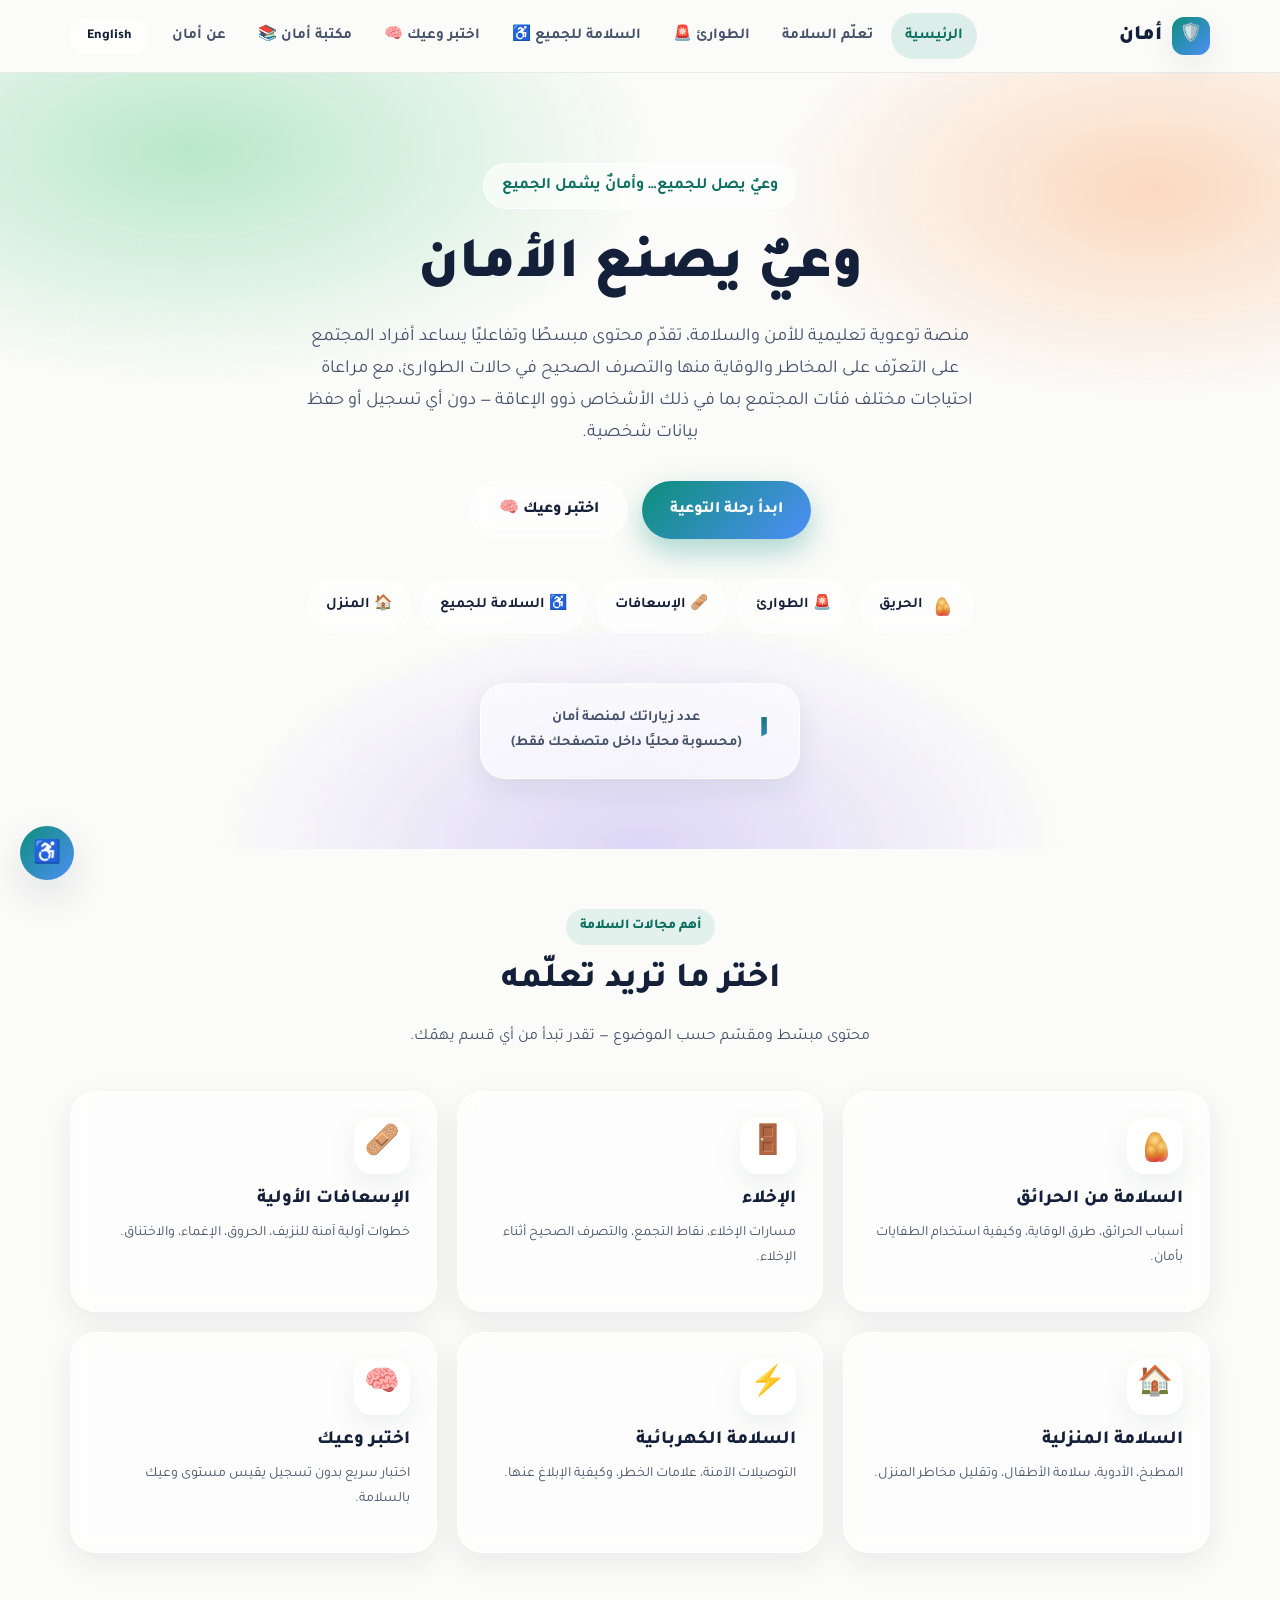
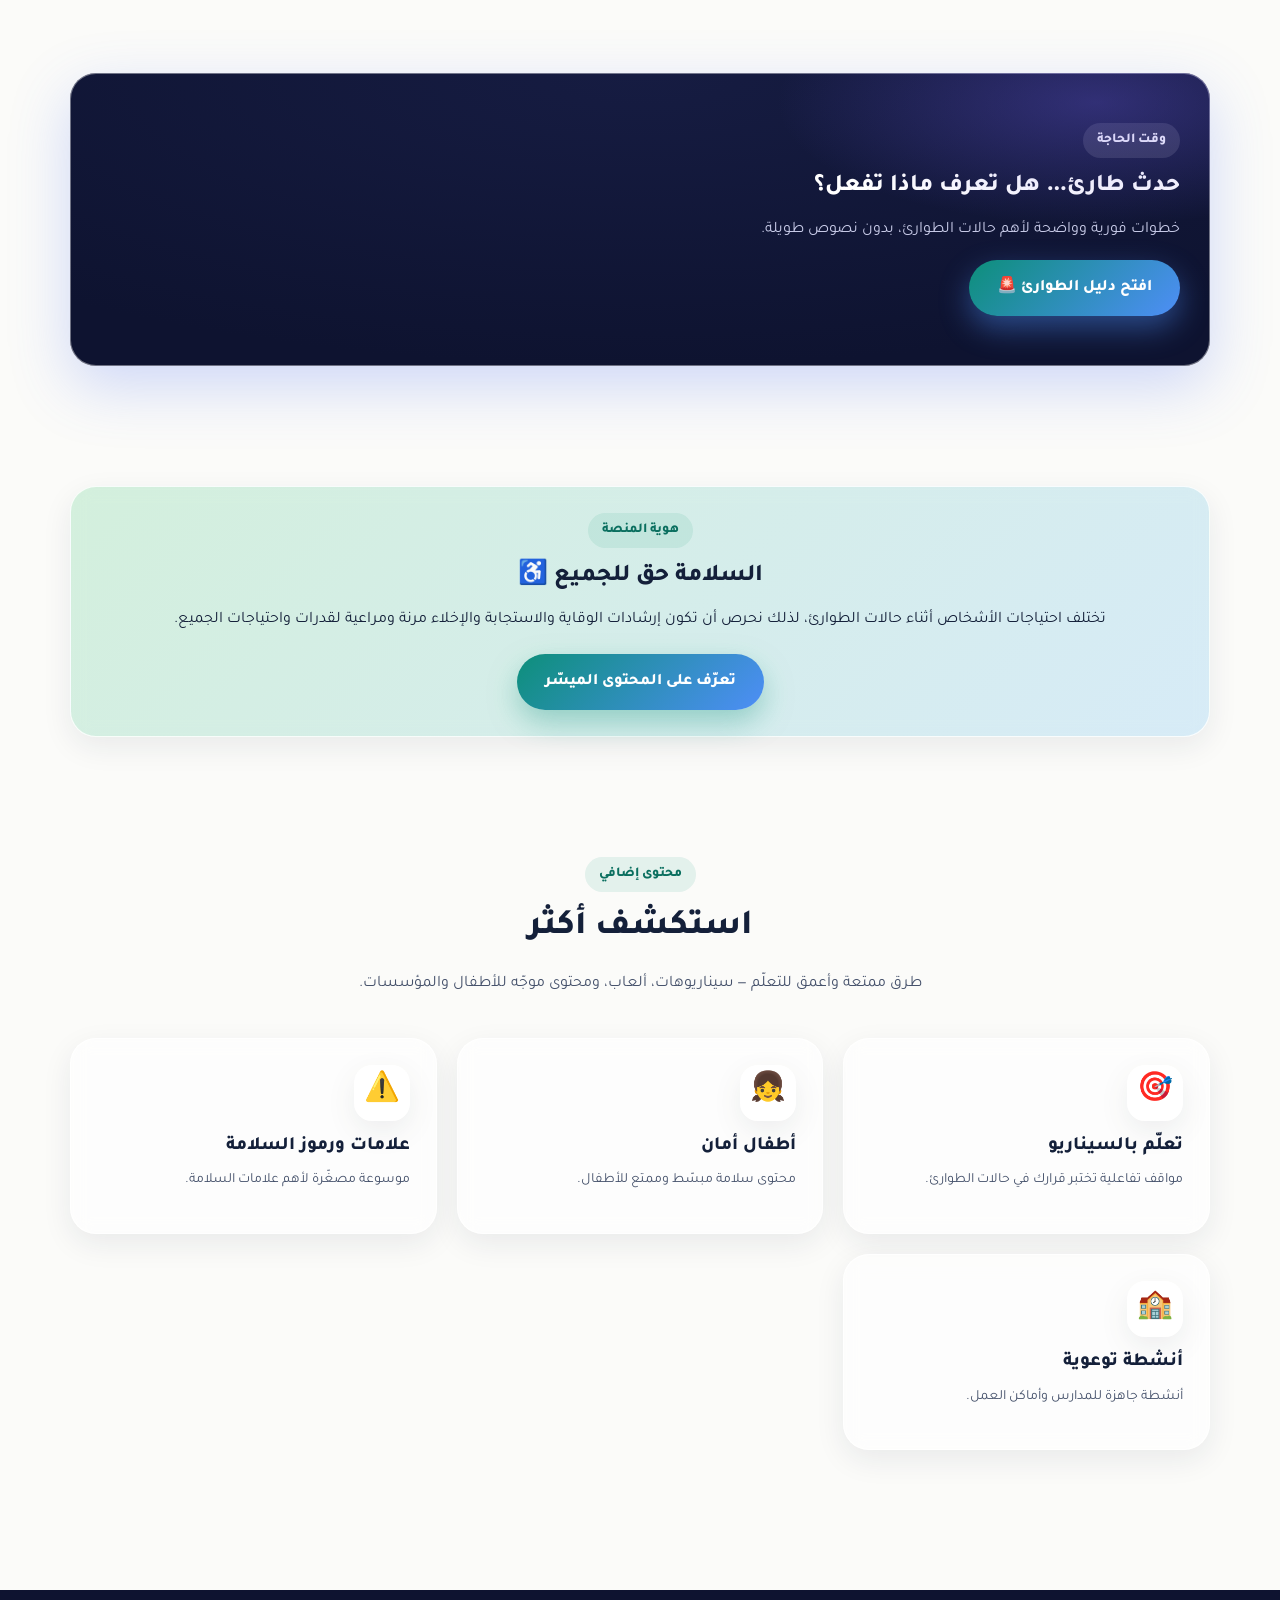
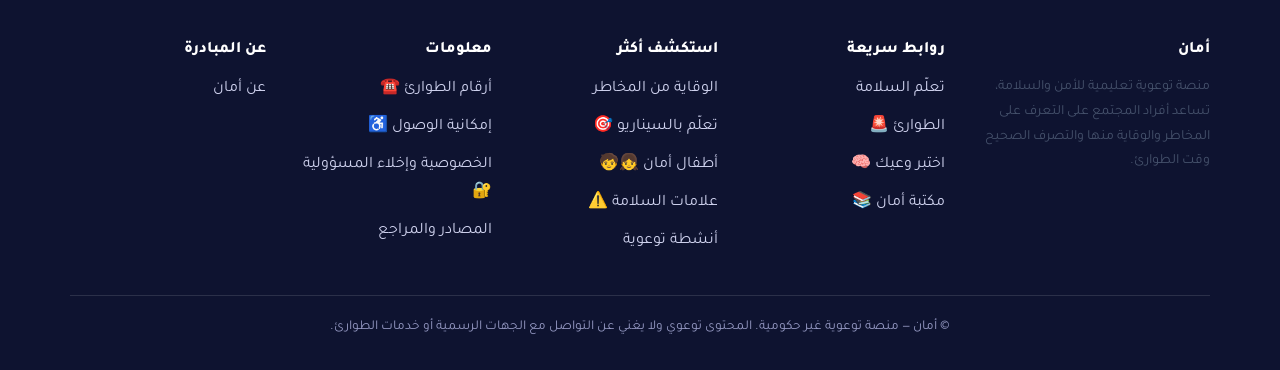
<file: index.html>
<!DOCTYPE html>
<html lang="ar" dir="rtl">
<head>
<meta charset="UTF-8">
<meta name="viewport" content="width=device-width, initial-scale=1.0">
<title data-ar="أمان — وعيٌ يصل للجميع، وأمانٌ يشمل الجميع" data-en="Aman — Awareness for All, Safety for Everyone">أمان — وعيٌ يصل للجميع، وأمانٌ يشمل الجميع</title>
<meta name="description" content="منصة أمان: توعية تعليمية بالسلامة والطوارئ لجميع فئات المجتمع، دون تسجيل أو حفظ بيانات شخصية.">
<link rel="icon" type="image/svg+xml" href="assets/img/favicon.svg">
<meta property="og:type" content="website">
<meta property="og:title" content="أمان — وعيٌ يصل للجميع، وأمانٌ يشمل الجميع">
<meta property="og:description" content="منصة أمان: توعية تعليمية بالسلامة والطوارئ لجميع فئات المجتمع، دون تسجيل أو حفظ بيانات شخصية.">
<meta property="og:image" content="assets/img/favicon.svg">
<meta name="twitter:card" content="summary">
<link rel="stylesheet" href="assets/css/style.css">
</head>
<body>
<a class="skip-link" href="#main" data-ar="تخطي إلى المحتوى الرئيسي" data-en="Skip to main content">تخطي إلى المحتوى الرئيسي</a>

<header class="site-header">
  <div class="wrap header-inner">
    <a class="brand" href="index.html">
      <span class="brand-badge">🛡️</span>
      <span data-ar="أمان" data-en="Aman">أمان</span>
    </a>
    <div class="header-right">
      <nav class="main-nav">
        <a href="index.html" aria-current="page" data-ar="الرئيسية" data-en="Home">الرئيسية</a>
        <a href="learn-safety.html" data-ar="تعلّم السلامة" data-en="Learn Safety">تعلّم السلامة</a>
        <a href="emergency.html" data-ar="الطوارئ 🚨" data-en="Emergency 🚨">الطوارئ 🚨</a>
        <a href="accessible-content.html" data-ar="السلامة للجميع ♿" data-en="Safety for All ♿">السلامة للجميع ♿</a>
        <a href="quiz.html" data-ar="اختبر وعيك 🧠" data-en="Test Your Awareness 🧠">اختبر وعيك 🧠</a>
        <a href="library.html" data-ar="مكتبة أمان 📚" data-en="Aman Library 📚">مكتبة أمان 📚</a>
        <a href="about.html" data-ar="عن أمان" data-en="About Aman">عن أمان</a>
      </nav>
      <button class="lang-toggle" data-lang-btn>English</button>
      <button class="menu-toggle" aria-label="فتح القائمة" aria-expanded="false">☰</button>
    </div>
  </div>
</header>

<main id="main">

  <section class="hero mesh-bg">
    <div class="wrap">
      <span class="tagline" data-ar="وعيٌ يصل للجميع… وأمانٌ يشمل الجميع" data-en="Awareness that reaches everyone… safety that includes everyone">وعيٌ يصل للجميع… وأمانٌ يشمل الجميع</span>
      <h1 data-ar="وعيٌ يصنع الأمان" data-en="Awareness Creates Safety">وعيٌ يصنع الأمان</h1>
      <p class="lead"
        data-ar="منصة توعوية تعليمية للأمن والسلامة، تقدّم محتوى مبسطًا وتفاعليًا يساعد أفراد المجتمع على التعرّف على المخاطر والوقاية منها والتصرف الصحيح في حالات الطوارئ، مع مراعاة احتياجات مختلف فئات المجتمع بما في ذلك الأشخاص ذوو الإعاقة — دون أي تسجيل أو حفظ بيانات شخصية."
        data-en="Aman is an educational awareness platform for security and safety, offering simplified, interactive content that helps people recognize risks, prevent them, and respond correctly in emergencies — mindful of the needs of every part of society, including people with disabilities — with no sign-up and no personal data stored.">
        منصة توعوية تعليمية للأمن والسلامة، تقدّم محتوى مبسطًا وتفاعليًا يساعد أفراد المجتمع على
        التعرّف على المخاطر والوقاية منها والتصرف الصحيح في حالات الطوارئ، مع مراعاة احتياجات
        مختلف فئات المجتمع بما في ذلك الأشخاص ذوو الإعاقة — دون أي تسجيل أو حفظ بيانات شخصية.
      </p>
      <div class="actions">
        <a class="btn btn-primary" href="learn-safety.html" data-ar="ابدأ رحلة التوعية" data-en="Start the Awareness Journey">ابدأ رحلة التوعية</a>
        <a class="btn btn-secondary" href="quiz.html" data-ar="اختبر وعيك 🧠" data-en="Test Your Awareness 🧠">اختبر وعيك 🧠</a>
      </div>
      <div class="quick-links">
        <a href="learn-safety.html#fire"><span class="flame-icon sm" aria-hidden="true"><span></span><span></span><span></span></span> <span data-ar="الحريق" data-en="Fire">الحريق</span></a>
        <a href="emergency.html" data-ar="🚨 الطوارئ" data-en="🚨 Emergency">🚨 الطوارئ</a>
        <a href="learn-safety.html#first-aid" data-ar="🩹 الإسعافات" data-en="🩹 First Aid">🩹 الإسعافات</a>
        <a href="accessible-content.html" data-ar="♿ السلامة للجميع" data-en="♿ Safety for All">♿ السلامة للجميع</a>
        <a href="learn-safety.html#home" data-ar="🏠 المنزل" data-en="🏠 Home">🏠 المنزل</a>
      </div>

      <div class="text-center" style="margin-top:40px">
        <div class="counter-card">
          <div>
            <span class="num" data-visit-counter>0</span>
          </div>
          <span class="label"
            data-ar-html="عدد زياراتك لمنصة أمان<br>(محسوبة محليًا داخل متصفحك فقط)"
            data-en-html="Your visits to Aman<br>(counted locally in your browser only)">عدد زياراتك لمنصة أمان<br>(محسوبة محليًا داخل متصفحك فقط)</span>
        </div>
      </div>
    </div>
  </section>

  <section class="section">
    <div class="wrap">
      <div class="section-head">
        <span class="eyebrow" data-ar="أهم مجالات السلامة" data-en="Key Safety Topics">أهم مجالات السلامة</span>
        <h2 data-ar="اختر ما تريد تعلّمه" data-en="Choose What to Learn">اختر ما تريد تعلّمه</h2>
        <p data-ar="محتوى مبسّط ومقسّم حسب الموضوع — تقدر تبدأ من أي قسم يهمّك." data-en="Simplified content organized by topic — start with whichever section matters to you.">محتوى مبسّط ومقسّم حسب الموضوع — تقدر تبدأ من أي قسم يهمّك.</p>
      </div>
      <div class="grid grid-3">
        <a class="card" href="learn-safety.html#fire">
          <div class="card-icon"><span class="flame-icon" aria-hidden="true"><span></span><span></span><span></span></span></div>
          <h3 data-ar="السلامة من الحرائق" data-en="Fire Safety">السلامة من الحرائق</h3>
          <p class="small" data-ar="أسباب الحرائق، طرق الوقاية، وكيفية استخدام الطفايات بأمان." data-en="Causes of fires, prevention methods, and how to use extinguishers safely.">أسباب الحرائق، طرق الوقاية، وكيفية استخدام الطفايات بأمان.</p>
        </a>
        <a class="card" href="learn-safety.html#evacuation">
          <div class="card-icon">🚪</div>
          <h3 data-ar="الإخلاء" data-en="Evacuation">الإخلاء</h3>
          <p class="small" data-ar="مسارات الإخلاء، نقاط التجمع، والتصرف الصحيح أثناء الإخلاء." data-en="Evacuation routes, assembly points, and how to behave correctly while evacuating.">مسارات الإخلاء، نقاط التجمع، والتصرف الصحيح أثناء الإخلاء.</p>
        </a>
        <a class="card" href="learn-safety.html#first-aid">
          <div class="card-icon">🩹</div>
          <h3 data-ar="الإسعافات الأولية" data-en="First Aid">الإسعافات الأولية</h3>
          <p class="small" data-ar="خطوات أولية آمنة للنزيف، الحروق، الإغماء، والاختناق." data-en="Safe first steps for bleeding, burns, fainting, and choking.">خطوات أولية آمنة للنزيف، الحروق، الإغماء، والاختناق.</p>
        </a>
        <a class="card" href="learn-safety.html#home">
          <div class="card-icon">🏠</div>
          <h3 data-ar="السلامة المنزلية" data-en="Home Safety">السلامة المنزلية</h3>
          <p class="small" data-ar="المطبخ، الأدوية، سلامة الأطفال، وتقليل مخاطر المنزل." data-en="Kitchen, medicine, child safety, and reducing hazards around the home.">المطبخ، الأدوية، سلامة الأطفال، وتقليل مخاطر المنزل.</p>
        </a>
        <a class="card" href="learn-safety.html#electrical">
          <div class="card-icon">⚡</div>
          <h3 data-ar="السلامة الكهربائية" data-en="Electrical Safety">السلامة الكهربائية</h3>
          <p class="small" data-ar="التوصيلات الآمنة، علامات الخطر، وكيفية الإبلاغ عنها." data-en="Safe wiring, warning signs, and how to report them.">التوصيلات الآمنة، علامات الخطر، وكيفية الإبلاغ عنها.</p>
        </a>
        <a class="card" href="quiz.html">
          <div class="card-icon">🧠</div>
          <h3 data-ar="اختبر وعيك" data-en="Test Your Awareness">اختبر وعيك</h3>
          <p class="small" data-ar="اختبار سريع بدون تسجيل يقيس مستوى وعيك بالسلامة." data-en="A quick, no-sign-up quiz that measures your safety awareness.">اختبار سريع بدون تسجيل يقيس مستوى وعيك بالسلامة.</p>
        </a>
      </div>
    </div>
  </section>

  <section class="section">
    <div class="wrap">
      <div class="emergency-zone">
        <span class="eyebrow" style="background:rgba(255,255,255,.12); color:#fff" data-ar="وقت الحاجة" data-en="When It Matters Most">وقت الحاجة</span>
        <h2 data-ar="حدث طارئ… هل تعرف ماذا تفعل؟" data-en="An emergency just happened… do you know what to do?">حدث طارئ… هل تعرف ماذا تفعل؟</h2>
        <p data-ar="خطوات فورية وواضحة لأهم حالات الطوارئ، بدون نصوص طويلة." data-en="Immediate, clear steps for the most important emergencies — no long reading.">خطوات فورية وواضحة لأهم حالات الطوارئ، بدون نصوص طويلة.</p>
        <a class="btn btn-emergency" href="emergency.html" data-ar="افتح دليل الطوارئ 🚨" data-en="Open the Emergency Guide 🚨">افتح دليل الطوارئ 🚨</a>
      </div>
    </div>
  </section>

  <section class="section">
    <div class="wrap">
      <div class="card" style="text-align:center; background:linear-gradient(135deg, rgba(185,232,201,.6), rgba(191,225,245,.6))">
        <span class="eyebrow" data-ar="هوية المنصة" data-en="Our Identity">هوية المنصة</span>
        <h2 data-ar="السلامة حق للجميع ♿" data-en="Safety Is a Right for Everyone ♿">السلامة حق للجميع ♿</h2>
        <p class="lead" style="margin-bottom:20px"
          data-ar="تختلف احتياجات الأشخاص أثناء حالات الطوارئ، لذلك نحرص أن تكون إرشادات الوقاية والاستجابة والإخلاء مرنة ومراعية لقدرات واحتياجات الجميع."
          data-en="People's needs differ during emergencies, so we make sure prevention, response, and evacuation guidance stays flexible and mindful of everyone's abilities and needs.">
          تختلف احتياجات الأشخاص أثناء حالات الطوارئ، لذلك نحرص أن تكون إرشادات الوقاية
          والاستجابة والإخلاء مرنة ومراعية لقدرات واحتياجات الجميع.
        </p>
        <a class="btn btn-primary" href="accessible-content.html" data-ar="تعرّف على المحتوى الميسّر" data-en="Explore Accessible Content">تعرّف على المحتوى الميسّر</a>
      </div>
    </div>
  </section>

  <section class="section">
    <div class="wrap">
      <div class="section-head">
        <span class="eyebrow" data-ar="محتوى إضافي" data-en="More to explore">محتوى إضافي</span>
        <h2 data-ar="استكشف أكثر" data-en="Explore More">استكشف أكثر</h2>
        <p data-ar="طرق ممتعة وأعمق للتعلّم — سيناريوهات، ألعاب، ومحتوى موجّه للأطفال والمؤسسات." data-en="More engaging, deeper ways to learn — scenarios, games, and content for kids and institutions.">طرق ممتعة وأعمق للتعلّم — سيناريوهات، ألعاب، ومحتوى موجّه للأطفال والمؤسسات.</p>
      </div>
      <div class="grid grid-3">
        <a class="card" href="scenarios.html">
          <div class="card-icon">🎯</div>
          <h3 data-ar="تعلّم بالسيناريو" data-en="Scenario Learning">تعلّم بالسيناريو</h3>
          <p class="small" data-ar="مواقف تفاعلية تختبر قرارك في حالات الطوارئ." data-en="Interactive situations that test your decisions in emergencies.">مواقف تفاعلية تختبر قرارك في حالات الطوارئ.</p>
        </a>
        <a class="card" href="kids.html">
          <div class="card-icon">👧</div>
          <h3 data-ar="أطفال أمان" data-en="Kids' Safety">أطفال أمان</h3>
          <p class="small" data-ar="محتوى سلامة مبسّط وممتع للأطفال." data-en="Simple, fun safety content for kids.">محتوى سلامة مبسّط وممتع للأطفال.</p>
        </a>
        <a class="card" href="signs.html">
          <div class="card-icon">⚠️</div>
          <h3 data-ar="علامات ورموز السلامة" data-en="Safety Signs & Symbols">علامات ورموز السلامة</h3>
          <p class="small" data-ar="موسوعة مصغّرة لأهم علامات السلامة." data-en="A mini encyclopedia of key safety signs.">موسوعة مصغّرة لأهم علامات السلامة.</p>
        </a>
        <a class="card" href="activities.html">
          <div class="card-icon">🏫</div>
          <h3 data-ar="أنشطة توعوية" data-en="Awareness Activities">أنشطة توعوية</h3>
          <p class="small" data-ar="أنشطة جاهزة للمدارس وأماكن العمل." data-en="Ready-to-run activities for schools and workplaces.">أنشطة جاهزة للمدارس وأماكن العمل.</p>
        </a>
      </div>
    </div>
  </section>

</main>

<footer class="site-footer">
  <div class="wrap">
    <div class="footer-grid footer-grid-5">
      <div>
        <h4 data-ar="أمان" data-en="Aman">أمان</h4>
        <p class="small"
          data-ar="منصة توعوية تعليمية للأمن والسلامة، تساعد أفراد المجتمع على التعرف على المخاطر والوقاية منها والتصرف الصحيح وقت الطوارئ."
          data-en="An educational awareness platform for security and safety, helping people recognize risks, prevent them, and respond correctly during emergencies.">منصة توعوية تعليمية للأمن والسلامة، تساعد أفراد المجتمع على التعرف على
          المخاطر والوقاية منها والتصرف الصحيح وقت الطوارئ.</p>
      </div>
      <div>
        <h4 data-ar="روابط سريعة" data-en="Quick Links">روابط سريعة</h4>
        <ul>
          <li><a href="learn-safety.html" data-ar="تعلّم السلامة" data-en="Learn Safety">تعلّم السلامة</a></li>
          <li><a href="emergency.html" data-ar="الطوارئ 🚨" data-en="Emergency 🚨">الطوارئ 🚨</a></li>
          <li><a href="quiz.html" data-ar="اختبر وعيك 🧠" data-en="Test Your Awareness 🧠">اختبر وعيك 🧠</a></li>
          <li><a href="library.html" data-ar="مكتبة أمان 📚" data-en="Aman Library 📚">مكتبة أمان 📚</a></li>
        </ul>
      </div>
      <div>
        <h4 data-ar="استكشف أكثر" data-en="Explore More">استكشف أكثر</h4>
        <ul>
          <li><a href="prevention.html" data-ar="الوقاية من المخاطر" data-en="Risk Prevention">الوقاية من المخاطر</a></li>
          <li><a href="scenarios.html" data-ar="تعلّم بالسيناريو 🎯" data-en="Scenario Learning 🎯">تعلّم بالسيناريو 🎯</a></li>
          <li><a href="kids.html" data-ar="أطفال أمان 👧🧒" data-en="Kids' Safety 👧🧒">أطفال أمان 👧🧒</a></li>
          <li><a href="signs.html" data-ar="علامات السلامة ⚠️" data-en="Safety Signs ⚠️">علامات السلامة ⚠️</a></li>
          <li><a href="activities.html" data-ar="أنشطة توعوية" data-en="Awareness Activities">أنشطة توعوية</a></li>
        </ul>
      </div>
      <div>
        <h4 data-ar="معلومات" data-en="Information">معلومات</h4>
        <ul>
          <li><a href="emergency-numbers.html" data-ar="أرقام الطوارئ ☎️" data-en="Emergency Numbers ☎️">أرقام الطوارئ ☎️</a></li>
          <li><a href="#" data-open-a11y data-ar="إمكانية الوصول ♿" data-en="Accessibility ♿">إمكانية الوصول ♿</a></li>
          <li><a href="privacy.html" data-ar="الخصوصية وإخلاء المسؤولية 🔐" data-en="Privacy & Disclaimer 🔐">الخصوصية وإخلاء المسؤولية 🔐</a></li>
          <li><a href="sources.html" data-ar="المصادر والمراجع" data-en="Sources & References">المصادر والمراجع</a></li>
        </ul>
      </div>
      <div>
        <h4 data-ar="عن المبادرة" data-en="About the Initiative">عن المبادرة</h4>
        <ul>
          <li><a href="about.html" data-ar="عن أمان" data-en="About Aman">عن أمان</a></li>
        </ul>
      </div>
    </div>
    <div class="footer-bottom"
      data-ar="© أمان — منصة توعوية غير حكومية. المحتوى توعوي ولا يغني عن التواصل مع الجهات الرسمية أو خدمات الطوارئ."
      data-en="© Aman — a non-governmental awareness platform. Content is educational and does not replace contacting official authorities or emergency services.">© أمان — منصة توعوية غير حكومية. المحتوى توعوي ولا يغني عن التواصل مع الجهات الرسمية أو خدمات الطوارئ.</div>
  </div>
</footer>

<button class="a11y-toggle" aria-label="إمكانية الوصول">♿</button>
<div class="a11y-panel">
  <h4 data-ar="إمكانية الوصول" data-en="Accessibility">إمكانية الوصول</h4>
  <div class="a11y-row">
    <span data-ar="حجم الخط" data-en="Font Size">حجم الخط</span>
    <div class="stepper">
      <button data-font-step="-0.1" aria-label="تصغير الخط">-</button>
      <button data-font-step="0.1" aria-label="تكبير الخط">+</button>
    </div>
  </div>
  <div class="a11y-row">
    <span data-ar="تباين عالٍ" data-en="High Contrast">تباين عالٍ</span>
    <button class="switch contrast-switch" aria-label="تبديل التباين العالي"></button>
  </div>
</div>

<script src="assets/js/main.js"></script></body>
</html>
</file>
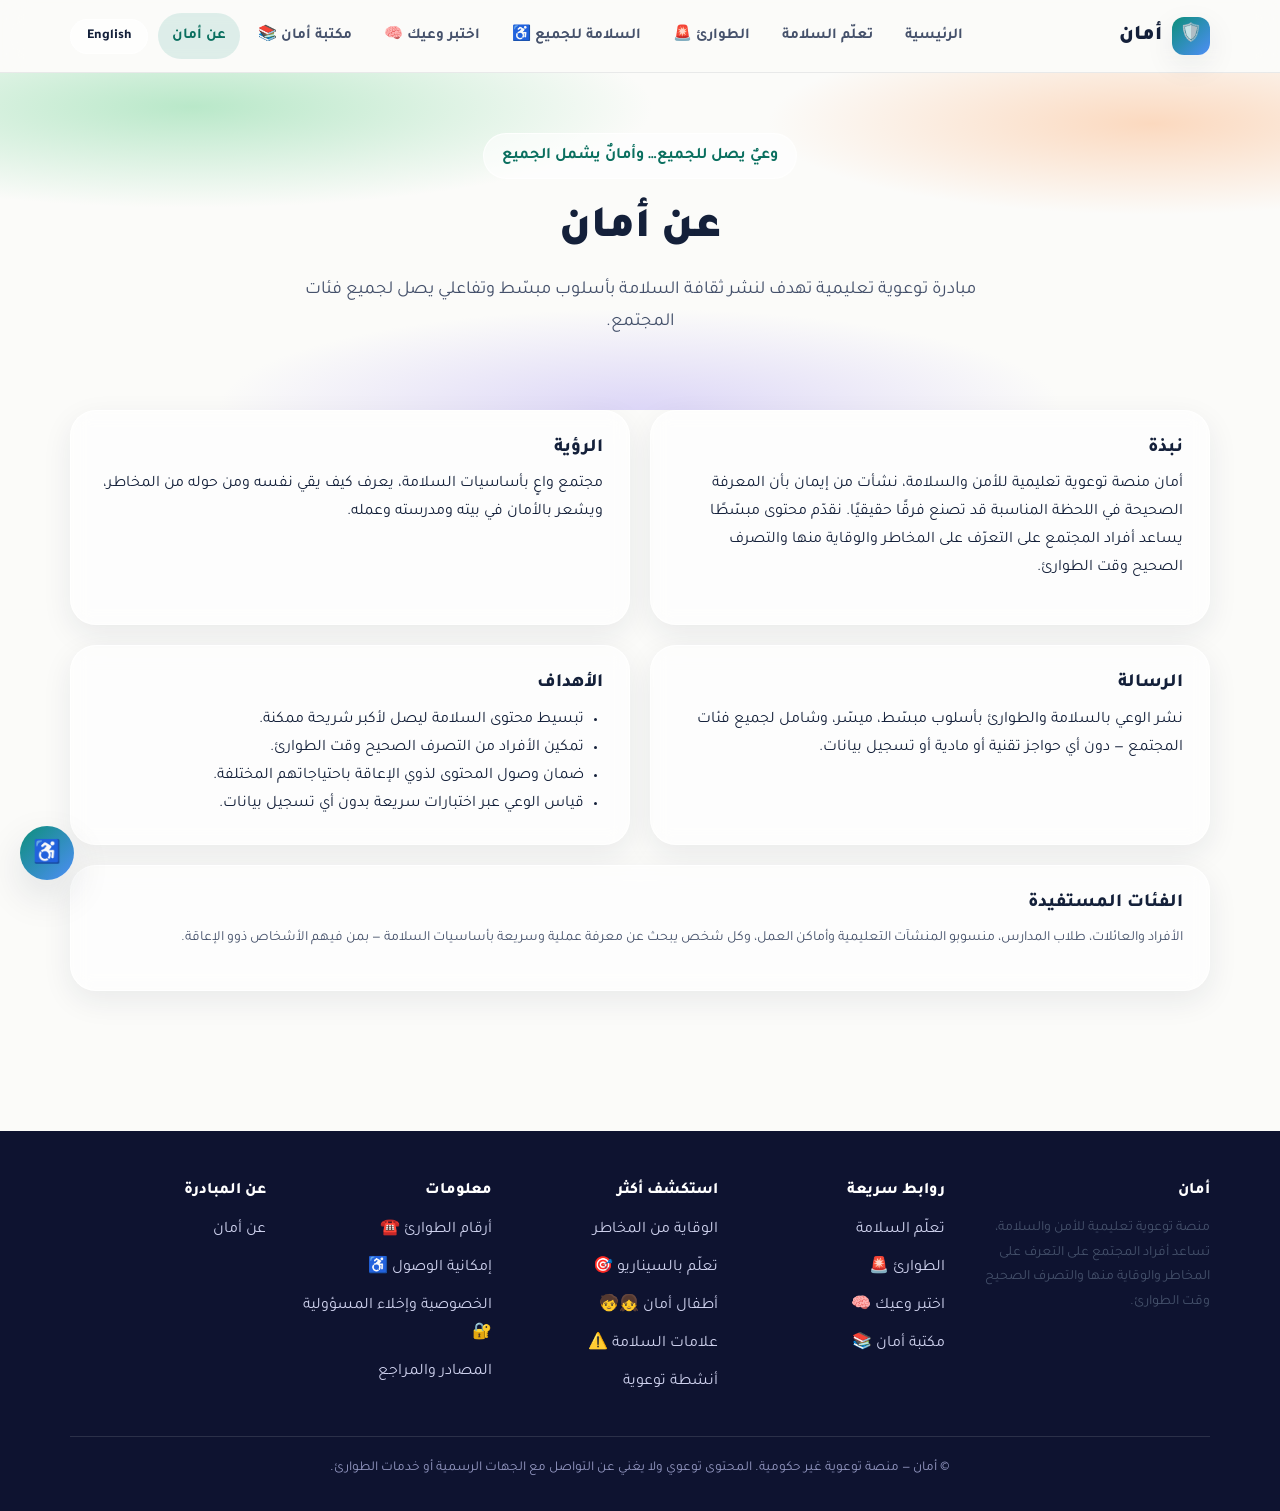
<file: about.html>
<!DOCTYPE html>
<html lang="ar" dir="rtl">
<head>
<meta charset="UTF-8">
<meta name="viewport" content="width=device-width, initial-scale=1.0">
<title data-ar="عن أمان" data-en="About Aman">عن أمان</title>
<meta name="description" content="نبذة عن مبادرة أمان، رؤيتها، رسالتها، وأهدافها.">
<link rel="icon" type="image/svg+xml" href="assets/img/favicon.svg">
<meta property="og:type" content="website">
<meta property="og:title" content="عن أمان">
<meta property="og:description" content="نبذة عن مبادرة أمان، رؤيتها، رسالتها، وأهدافها.">
<meta property="og:image" content="assets/img/favicon.svg">
<meta name="twitter:card" content="summary">
<link rel="stylesheet" href="assets/css/style.css">
</head>
<body>
<a class="skip-link" href="#main" data-ar="تخطي إلى المحتوى الرئيسي" data-en="Skip to main content">تخطي إلى المحتوى الرئيسي</a>

<header class="site-header">
  <div class="wrap header-inner">
    <a class="brand" href="index.html">
      <span class="brand-badge">🛡️</span>
      <span data-ar="أمان" data-en="Aman">أمان</span>
    </a>
    <div class="header-right">
      <nav class="main-nav">
        <a href="index.html" data-ar="الرئيسية" data-en="Home">الرئيسية</a>
        <a href="learn-safety.html" data-ar="تعلّم السلامة" data-en="Learn Safety">تعلّم السلامة</a>
        <a href="emergency.html" data-ar="الطوارئ 🚨" data-en="Emergency 🚨">الطوارئ 🚨</a>
        <a href="accessible-content.html" data-ar="السلامة للجميع ♿" data-en="Safety for All ♿">السلامة للجميع ♿</a>
        <a href="quiz.html" data-ar="اختبر وعيك 🧠" data-en="Test Your Awareness 🧠">اختبر وعيك 🧠</a>
        <a href="library.html" data-ar="مكتبة أمان 📚" data-en="Aman Library 📚">مكتبة أمان 📚</a>
        <a href="about.html" aria-current="page" data-ar="عن أمان" data-en="About Aman">عن أمان</a>
      </nav>
      <button class="lang-toggle" data-lang-btn>English</button>
      <button class="menu-toggle" aria-label="فتح القائمة" aria-expanded="false">☰</button>
    </div>
  </div>
</header>

<main id="main">
  <section class="hero mesh-bg" style="padding:60px 0 40px">
    <div class="wrap">
      <span class="tagline" data-ar="وعيٌ يصل للجميع… وأمانٌ يشمل الجميع" data-en="Awareness that reaches everyone… safety that includes everyone">وعيٌ يصل للجميع… وأمانٌ يشمل الجميع</span>
      <h1 style="font-size:clamp(1.9rem,4vw,2.8rem)" data-ar="عن أمان" data-en="About Aman">عن أمان</h1>
      <p class="lead" data-ar="مبادرة توعوية تعليمية تهدف لنشر ثقافة السلامة بأسلوب مبسّط وتفاعلي يصل لجميع فئات المجتمع." data-en="An educational awareness initiative that aims to spread a culture of safety in a simple, interactive way that reaches every part of society.">مبادرة توعوية تعليمية تهدف لنشر ثقافة السلامة بأسلوب مبسّط وتفاعلي يصل لجميع فئات المجتمع.</p>
    </div>
  </section>

  <section class="section" style="padding-top:0">
    <div class="wrap">
      <div class="grid grid-2">
        <div class="card">
          <h3 data-ar="نبذة" data-en="Overview">نبذة</h3>
          <p data-ar="أمان منصة توعوية تعليمية للأمن والسلامة، نشأت من إيمان بأن المعرفة الصحيحة في اللحظة المناسبة قد تصنع فرقًا حقيقيًا. نقدّم محتوى مبسّطًا يساعد أفراد المجتمع على التعرّف على المخاطر والوقاية منها والتصرف الصحيح وقت الطوارئ."
            data-en="Aman is an educational awareness platform for security and safety, born from the belief that the right knowledge at the right moment can make a real difference. We offer simplified content that helps people recognize risks, prevent them, and respond correctly during emergencies.">أمان منصة توعوية تعليمية للأمن والسلامة، نشأت من إيمان بأن المعرفة الصحيحة في اللحظة
            المناسبة قد تصنع فرقًا حقيقيًا. نقدّم محتوى مبسّطًا يساعد أفراد المجتمع على التعرّف
            على المخاطر والوقاية منها والتصرف الصحيح وقت الطوارئ.</p>
        </div>
        <div class="card">
          <h3 data-ar="الرؤية" data-en="Vision">الرؤية</h3>
          <p data-ar="مجتمع واعٍ بأساسيات السلامة، يعرف كيف يقي نفسه ومن حوله من المخاطر، ويشعر بالأمان في بيته ومدرسته وعمله."
            data-en="A community aware of safety fundamentals, that knows how to protect itself and others from risk, and feels safe at home, at school, and at work.">مجتمع واعٍ بأساسيات السلامة، يعرف كيف يقي نفسه ومن حوله من المخاطر، ويشعر بالأمان
            في بيته ومدرسته وعمله.</p>
        </div>
        <div class="card">
          <h3 data-ar="الرسالة" data-en="Mission">الرسالة</h3>
          <p data-ar="نشر الوعي بالسلامة والطوارئ بأسلوب مبسّط، ميسّر، وشامل لجميع فئات المجتمع — دون أي حواجز تقنية أو مادية أو تسجيل بيانات."
            data-en="Spreading awareness of safety and emergencies in a simple, accessible way that includes every part of society — with no technical or financial barriers, and no data registration.">نشر الوعي بالسلامة والطوارئ بأسلوب مبسّط، ميسّر، وشامل لجميع فئات المجتمع — دون
            أي حواجز تقنية أو مادية أو تسجيل بيانات.</p>
        </div>
        <div class="card">
          <h3 data-ar="الأهداف" data-en="Goals">الأهداف</h3>
          <ul data-ar-html="<li>تبسيط محتوى السلامة ليصل لأكبر شريحة ممكنة.</li><li>تمكين الأفراد من التصرف الصحيح وقت الطوارئ.</li><li>ضمان وصول المحتوى لذوي الإعاقة باحتياجاتهم المختلفة.</li><li>قياس الوعي عبر اختبارات سريعة بدون أي تسجيل بيانات.</li>"
            data-en-html="<li>Simplify safety content to reach the widest possible audience.</li><li>Enable individuals to respond correctly during emergencies.</li><li>Ensure content reaches people with disabilities and their varied needs.</li><li>Measure awareness through quick quizzes with no data registration.</li>">
            <li>تبسيط محتوى السلامة ليصل لأكبر شريحة ممكنة.</li>
            <li>تمكين الأفراد من التصرف الصحيح وقت الطوارئ.</li>
            <li>ضمان وصول المحتوى لذوي الإعاقة باحتياجاتهم المختلفة.</li>
            <li>قياس الوعي عبر اختبارات سريعة بدون أي تسجيل بيانات.</li>
          </ul>
        </div>
      </div>

      <div class="card" style="margin-top:20px">
        <h3 data-ar="الفئات المستفيدة" data-en="Who Benefits">الفئات المستفيدة</h3>
        <p class="small" data-ar="الأفراد والعائلات، طلاب المدارس، منسوبو المنشآت التعليمية وأماكن العمل، وكل شخص يبحث عن معرفة عملية وسريعة بأساسيات السلامة — بمن فيهم الأشخاص ذوو الإعاقة."
          data-en="Individuals and families, students, staff of schools and workplaces, and anyone looking for practical, quick knowledge of safety fundamentals — including people with disabilities.">الأفراد والعائلات، طلاب المدارس، منسوبو المنشآت التعليمية وأماكن العمل،
          وكل شخص يبحث عن معرفة عملية وسريعة بأساسيات السلامة — بمن فيهم الأشخاص ذوو الإعاقة.</p>
      </div>
    </div>
  </section>
</main>

<footer class="site-footer">
  <div class="wrap">
    <div class="footer-grid footer-grid-5">
      <div>
        <h4 data-ar="أمان" data-en="Aman">أمان</h4>
        <p class="small"
          data-ar="منصة توعوية تعليمية للأمن والسلامة، تساعد أفراد المجتمع على التعرف على المخاطر والوقاية منها والتصرف الصحيح وقت الطوارئ."
          data-en="An educational awareness platform for security and safety, helping people recognize risks, prevent them, and respond correctly during emergencies.">منصة توعوية تعليمية للأمن والسلامة، تساعد أفراد المجتمع على التعرف على
          المخاطر والوقاية منها والتصرف الصحيح وقت الطوارئ.</p>
      </div>
      <div>
        <h4 data-ar="روابط سريعة" data-en="Quick Links">روابط سريعة</h4>
        <ul>
          <li><a href="learn-safety.html" data-ar="تعلّم السلامة" data-en="Learn Safety">تعلّم السلامة</a></li>
          <li><a href="emergency.html" data-ar="الطوارئ 🚨" data-en="Emergency 🚨">الطوارئ 🚨</a></li>
          <li><a href="quiz.html" data-ar="اختبر وعيك 🧠" data-en="Test Your Awareness 🧠">اختبر وعيك 🧠</a></li>
          <li><a href="library.html" data-ar="مكتبة أمان 📚" data-en="Aman Library 📚">مكتبة أمان 📚</a></li>
        </ul>
      </div>
      <div>
        <h4 data-ar="استكشف أكثر" data-en="Explore More">استكشف أكثر</h4>
        <ul>
          <li><a href="prevention.html" data-ar="الوقاية من المخاطر" data-en="Risk Prevention">الوقاية من المخاطر</a></li>
          <li><a href="scenarios.html" data-ar="تعلّم بالسيناريو 🎯" data-en="Scenario Learning 🎯">تعلّم بالسيناريو 🎯</a></li>
          <li><a href="kids.html" data-ar="أطفال أمان 👧🧒" data-en="Kids' Safety 👧🧒">أطفال أمان 👧🧒</a></li>
          <li><a href="signs.html" data-ar="علامات السلامة ⚠️" data-en="Safety Signs ⚠️">علامات السلامة ⚠️</a></li>
          <li><a href="activities.html" data-ar="أنشطة توعوية" data-en="Awareness Activities">أنشطة توعوية</a></li>
        </ul>
      </div>
      <div>
        <h4 data-ar="معلومات" data-en="Information">معلومات</h4>
        <ul>
          <li><a href="emergency-numbers.html" data-ar="أرقام الطوارئ ☎️" data-en="Emergency Numbers ☎️">أرقام الطوارئ ☎️</a></li>
          <li><a href="#" data-open-a11y data-ar="إمكانية الوصول ♿" data-en="Accessibility ♿">إمكانية الوصول ♿</a></li>
          <li><a href="privacy.html" data-ar="الخصوصية وإخلاء المسؤولية 🔐" data-en="Privacy & Disclaimer 🔐">الخصوصية وإخلاء المسؤولية 🔐</a></li>
          <li><a href="sources.html" data-ar="المصادر والمراجع" data-en="Sources & References">المصادر والمراجع</a></li>
        </ul>
      </div>
      <div>
        <h4 data-ar="عن المبادرة" data-en="About the Initiative">عن المبادرة</h4>
        <ul>
          <li><a href="about.html" data-ar="عن أمان" data-en="About Aman">عن أمان</a></li>
        </ul>
      </div>
    </div>
    <div class="footer-bottom"
      data-ar="© أمان — منصة توعوية غير حكومية. المحتوى توعوي ولا يغني عن التواصل مع الجهات الرسمية أو خدمات الطوارئ."
      data-en="© Aman — a non-governmental awareness platform. Content is educational and does not replace contacting official authorities or emergency services.">© أمان — منصة توعوية غير حكومية. المحتوى توعوي ولا يغني عن التواصل مع الجهات الرسمية أو خدمات الطوارئ.</div>
  </div>
</footer>

<button class="a11y-toggle" aria-label="إمكانية الوصول">♿</button>
<div class="a11y-panel">
  <h4 data-ar="إمكانية الوصول" data-en="Accessibility">إمكانية الوصول</h4>
  <div class="a11y-row">
    <span data-ar="حجم الخط" data-en="Font Size">حجم الخط</span>
    <div class="stepper">
      <button data-font-step="-0.1" aria-label="تصغير الخط">-</button>
      <button data-font-step="0.1" aria-label="تكبير الخط">+</button>
    </div>
  </div>
  <div class="a11y-row">
    <span data-ar="تباين عالٍ" data-en="High Contrast">تباين عالٍ</span>
    <button class="switch contrast-switch" aria-label="تبديل التباين العالي"></button>
  </div>
</div>

<script src="assets/js/main.js"></script></body>
</html>
</file>
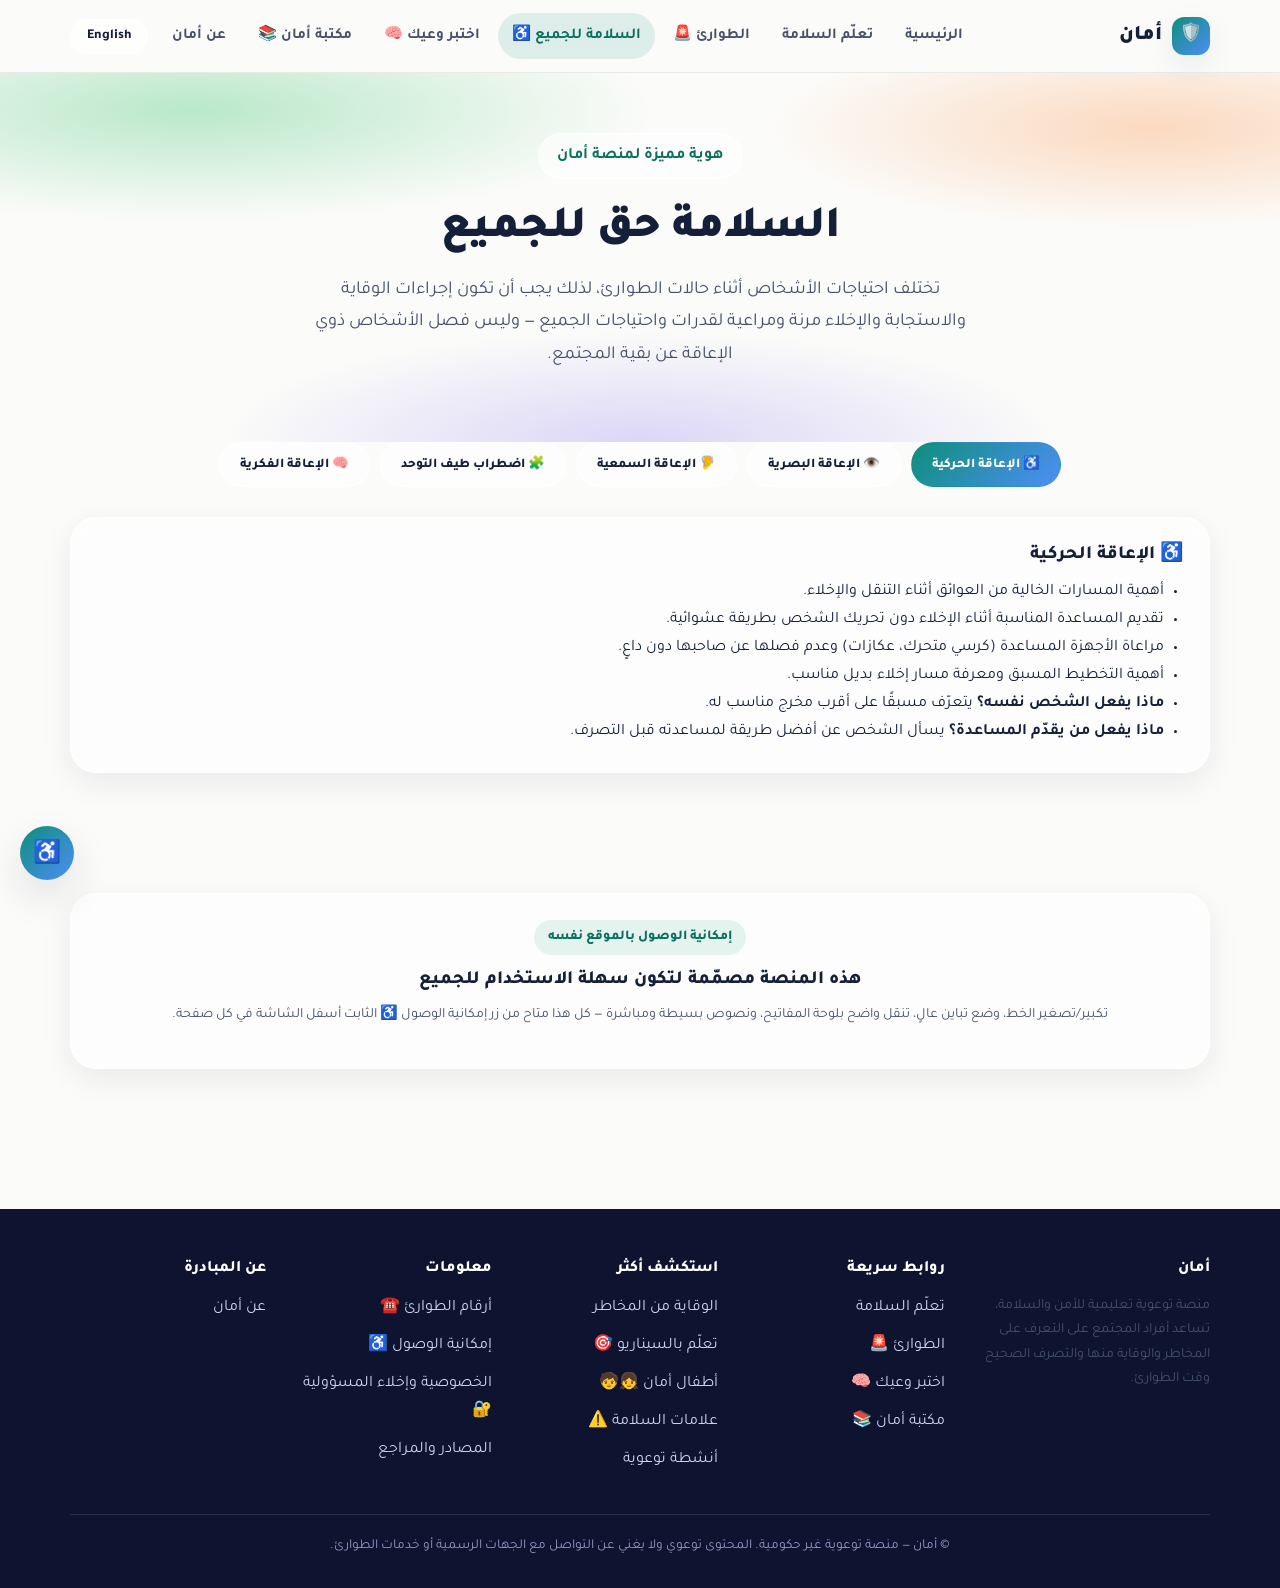
<file: accessible-content.html>
<!DOCTYPE html>
<html lang="ar" dir="rtl">
<head>
<meta charset="UTF-8">
<meta name="viewport" content="width=device-width, initial-scale=1.0">
<title data-ar="السلامة للجميع — أمان" data-en="Safety for All — Aman">السلامة للجميع — أمان</title>
<meta name="description" content="إرشادات سلامة ميسّرة تراعي الإعاقة الحركية والبصرية والسمعية واضطراب طيف التوحد والإعاقة الفكرية.">
<link rel="icon" type="image/svg+xml" href="assets/img/favicon.svg">
<meta property="og:type" content="website">
<meta property="og:title" content="السلامة للجميع — أمان">
<meta property="og:description" content="إرشادات سلامة ميسّرة تراعي الإعاقة الحركية والبصرية والسمعية واضطراب طيف التوحد والإعاقة الفكرية.">
<meta property="og:image" content="assets/img/favicon.svg">
<meta name="twitter:card" content="summary">
<link rel="stylesheet" href="assets/css/style.css">
</head>
<body>
<a class="skip-link" href="#main" data-ar="تخطي إلى المحتوى الرئيسي" data-en="Skip to main content">تخطي إلى المحتوى الرئيسي</a>

<header class="site-header">
  <div class="wrap header-inner">
    <a class="brand" href="index.html">
      <span class="brand-badge">🛡️</span>
      <span data-ar="أمان" data-en="Aman">أمان</span>
    </a>
    <div class="header-right">
      <nav class="main-nav">
        <a href="index.html" data-ar="الرئيسية" data-en="Home">الرئيسية</a>
        <a href="learn-safety.html" data-ar="تعلّم السلامة" data-en="Learn Safety">تعلّم السلامة</a>
        <a href="emergency.html" data-ar="الطوارئ 🚨" data-en="Emergency 🚨">الطوارئ 🚨</a>
        <a href="accessible-content.html" aria-current="page" data-ar="السلامة للجميع ♿" data-en="Safety for All ♿">السلامة للجميع ♿</a>
        <a href="quiz.html" data-ar="اختبر وعيك 🧠" data-en="Test Your Awareness 🧠">اختبر وعيك 🧠</a>
        <a href="library.html" data-ar="مكتبة أمان 📚" data-en="Aman Library 📚">مكتبة أمان 📚</a>
        <a href="about.html" data-ar="عن أمان" data-en="About Aman">عن أمان</a>
      </nav>
      <button class="lang-toggle" data-lang-btn>English</button>
      <button class="menu-toggle" aria-label="فتح القائمة" aria-expanded="false">☰</button>
    </div>
  </div>
</header>

<main id="main">
  <section class="hero mesh-bg" style="padding:60px 0 40px">
    <div class="wrap">
      <span class="tagline" data-ar="هوية مميزة لمنصة أمان" data-en="A Defining Identity of Aman">هوية مميزة لمنصة أمان</span>
      <h1 style="font-size:clamp(1.9rem,4vw,2.8rem)" data-ar="السلامة حق للجميع" data-en="Safety Is a Right for Everyone">السلامة حق للجميع</h1>
      <p class="lead"
        data-ar="تختلف احتياجات الأشخاص أثناء حالات الطوارئ، لذلك يجب أن تكون إجراءات الوقاية والاستجابة والإخلاء مرنة ومراعية لقدرات واحتياجات الجميع — وليس فصل الأشخاص ذوي الإعاقة عن بقية المجتمع."
        data-en="People's needs differ during emergencies, so prevention, response, and evacuation procedures must stay flexible and mindful of everyone's abilities and needs — not separate people with disabilities from the rest of society.">
        تختلف احتياجات الأشخاص أثناء حالات الطوارئ، لذلك يجب أن تكون إجراءات الوقاية والاستجابة
        والإخلاء مرنة ومراعية لقدرات واحتياجات الجميع — وليس فصل الأشخاص ذوي الإعاقة عن بقية المجتمع.
      </p>
    </div>
  </section>

  <section class="section" style="padding-top:0">
    <div class="wrap">
      <div class="access-tabs">
        <button class="active" data-tab="mobility" data-ar="♿ الإعاقة الحركية" data-en="♿ Mobility Disability">♿ الإعاقة الحركية</button>
        <button data-tab="visual" data-ar="👁️ الإعاقة البصرية" data-en="👁️ Visual Disability">👁️ الإعاقة البصرية</button>
        <button data-tab="hearing" data-ar="🦻 الإعاقة السمعية" data-en="🦻 Hearing Disability">🦻 الإعاقة السمعية</button>
        <button data-tab="autism" data-ar="🧩 اضطراب طيف التوحد" data-en="🧩 Autism Spectrum">🧩 اضطراب طيف التوحد</button>
        <button data-tab="intellectual" data-ar="🧠 الإعاقة الفكرية" data-en="🧠 Intellectual Disability">🧠 الإعاقة الفكرية</button>
      </div>

      <div class="card access-panel active" data-panel="mobility">
        <h3 data-ar="♿ الإعاقة الحركية" data-en="♿ Mobility Disability">♿ الإعاقة الحركية</h3>
        <ul data-ar-html="<li>أهمية المسارات الخالية من العوائق أثناء التنقل والإخلاء.</li><li>تقديم المساعدة المناسبة أثناء الإخلاء دون تحريك الشخص بطريقة عشوائية.</li><li>مراعاة الأجهزة المساعدة (كرسي متحرك، عكازات) وعدم فصلها عن صاحبها دون داعٍ.</li><li>أهمية التخطيط المسبق ومعرفة مسار إخلاء بديل مناسب.</li><li><strong>ماذا يفعل الشخص نفسه؟</strong> يتعرّف مسبقًا على أقرب مخرج مناسب له.</li><li><strong>ماذا يفعل من يقدّم المساعدة؟</strong> يسأل الشخص عن أفضل طريقة لمساعدته قبل التصرف.</li>"
          data-en-html="<li>Keeping paths free of obstacles matters for movement and evacuation.</li><li>Offer appropriate help during evacuation without moving the person randomly.</li><li>Respect assistive devices (wheelchair, crutches) and don't separate them from their owner unnecessarily.</li><li>Advance planning and knowing a suitable alternate evacuation route matter.</li><li><strong>What does the person do?</strong> Know the nearest suitable exit in advance.</li><li><strong>What does a helper do?</strong> Ask the person the best way to help before acting.</li>">
          <li>أهمية المسارات الخالية من العوائق أثناء التنقل والإخلاء.</li>
          <li>تقديم المساعدة المناسبة أثناء الإخلاء دون تحريك الشخص بطريقة عشوائية.</li>
          <li>مراعاة الأجهزة المساعدة (كرسي متحرك، عكازات) وعدم فصلها عن صاحبها دون داعٍ.</li>
          <li>أهمية التخطيط المسبق ومعرفة مسار إخلاء بديل مناسب.</li>
          <li><strong>ماذا يفعل الشخص نفسه؟</strong> يتعرّف مسبقًا على أقرب مخرج مناسب له.</li>
          <li><strong>ماذا يفعل من يقدّم المساعدة؟</strong> يسأل الشخص عن أفضل طريقة لمساعدته قبل التصرف.</li>
        </ul>
      </div>

      <div class="card access-panel" data-panel="visual">
        <h3 data-ar="👁️ الإعاقة البصرية" data-en="👁️ Visual Disability">👁️ الإعاقة البصرية</h3>
        <ul data-ar-html="<li>عرّف بنفسك عند تقديم المساعدة وتحدث بوضوح.</li><li>اشرح اتجاه الحركة بكلمات واضحة قبل التحرك.</li><li>اعرض المساعدة بدل سحب الشخص بصورة مفاجئة.</li><li>نبّه إلى العوائق والتغيرات في المسار (درج، باب، منعطف).</li>"
          data-en-html="<li>Introduce yourself when offering help and speak clearly.</li><li>Describe the direction of movement in clear words before moving.</li><li>Offer help rather than pulling the person suddenly.</li><li>Warn about obstacles and changes in the path (stairs, doors, turns).</li>">
          <li>عرّف بنفسك عند تقديم المساعدة وتحدث بوضوح.</li>
          <li>اشرح اتجاه الحركة بكلمات واضحة قبل التحرك.</li>
          <li>اعرض المساعدة بدل سحب الشخص بصورة مفاجئة.</li>
          <li>نبّه إلى العوائق والتغيرات في المسار (درج، باب، منعطف).</li>
        </ul>
      </div>

      <div class="card access-panel" data-panel="hearing">
        <h3 data-ar="🦻 الإعاقة السمعية" data-en="🦻 Hearing Disability">🦻 الإعاقة السمعية</h3>
        <ul data-ar-html="<li>لا تعتمد على الإنذار الصوتي وحده — استخدم إنذارات مرئية إن أمكن.</li><li>حافظ على التواصل البصري المباشر عند التحدث.</li><li>استخدم الإشارات والرسائل المكتوبة عند الحاجة.</li><li>تأكد من فهم الشخص للتعليمات قبل المتابعة.</li>"
          data-en-html="<li>Don't rely on audible alarms alone — use visual alarms where possible.</li><li>Maintain direct eye contact while speaking.</li><li>Use gestures and written messages when needed.</li><li>Make sure the person understood instructions before continuing.</li>">
          <li>لا تعتمد على الإنذار الصوتي وحده — استخدم إنذارات مرئية إن أمكن.</li>
          <li>حافظ على التواصل البصري المباشر عند التحدث.</li>
          <li>استخدم الإشارات والرسائل المكتوبة عند الحاجة.</li>
          <li>تأكد من فهم الشخص للتعليمات قبل المتابعة.</li>
        </ul>
      </div>

      <div class="card access-panel" data-panel="autism">
        <h3 data-ar="🧩 اضطراب طيف التوحد" data-en="🧩 Autism Spectrum">🧩 اضطراب طيف التوحد</h3>
        <ul data-ar-html="<li>التهيئة المسبقة لخطة الإخلاء تقلل من التوتر وقت الطارئ.</li><li>استخدم الصور والرموز مع التعليمات القصيرة والمباشرة.</li><li>توقّع الحساسية للتغير المفاجئ والأصوات المرتفعة، وقلّل المثيرات قدر الإمكان.</li><li>التدريب المتكرر على مسار الإخلاء يزيد الشعور بالأمان.</li>"
          data-en-html="<li>Preparing the evacuation plan in advance reduces stress during an emergency.</li><li>Use pictures and symbols with short, direct instructions.</li><li>Expect sensitivity to sudden change and loud noise, and reduce triggers as much as possible.</li><li>Repeated practice of the evacuation route increases the sense of safety.</li>">
          <li>التهيئة المسبقة لخطة الإخلاء تقلل من التوتر وقت الطارئ.</li>
          <li>استخدم الصور والرموز مع التعليمات القصيرة والمباشرة.</li>
          <li>توقّع الحساسية للتغير المفاجئ والأصوات المرتفعة، وقلّل المثيرات قدر الإمكان.</li>
          <li>التدريب المتكرر على مسار الإخلاء يزيد الشعور بالأمان.</li>
        </ul>
      </div>

      <div class="card access-panel" data-panel="intellectual">
        <h3 data-ar="🧠 الإعاقة الفكرية" data-en="🧠 Intellectual Disability">🧠 الإعاقة الفكرية</h3>
        <ul data-ar-html="<li>استخدم تعليمات قصيرة مصحوبة بصورة توضيحية.</li><li>قدّم خطوة واحدة في كل مرة، مع التكرار عند الحاجة.</li><li>وفّر مرافقًا عند الحاجة لتقديم الدعم أثناء الطارئ.</li>"
          data-en-html="<li>Use short instructions paired with an illustrative picture.</li><li>Give one step at a time, repeating when needed.</li><li>Provide a companion when needed to give support during the emergency.</li>">
          <li>استخدم تعليمات قصيرة مصحوبة بصورة توضيحية.</li>
          <li>قدّم خطوة واحدة في كل مرة، مع التكرار عند الحاجة.</li>
          <li>وفّر مرافقًا عند الحاجة لتقديم الدعم أثناء الطارئ.</li>
        </ul>
      </div>
    </div>
  </section>

  <section class="section">
    <div class="wrap">
      <div class="card text-center">
        <span class="eyebrow" data-ar="إمكانية الوصول بالموقع نفسه" data-en="Accessibility on This Site">إمكانية الوصول بالموقع نفسه</span>
        <h3 data-ar="هذه المنصة مصمّمة لتكون سهلة الاستخدام للجميع" data-en="This Platform Is Designed to Be Easy for Everyone">هذه المنصة مصمّمة لتكون سهلة الاستخدام للجميع</h3>
        <p class="small" data-ar="تكبير/تصغير الخط، وضع تباين عالٍ، تنقل واضح بلوحة المفاتيح، ونصوص بسيطة ومباشرة — كل هذا متاح من زر إمكانية الوصول ♿ الثابت أسفل الشاشة في كل صفحة."
          data-en="Font resizing, a high-contrast mode, clear keyboard navigation, and simple, direct text — all available from the fixed Accessibility ♿ button at the bottom of every page.">تكبير/تصغير الخط، وضع تباين عالٍ، تنقل واضح بلوحة المفاتيح، ونصوص بسيطة ومباشرة —
          كل هذا متاح من زر إمكانية الوصول ♿ الثابت أسفل الشاشة في كل صفحة.</p>
      </div>
    </div>
  </section>
</main>

<footer class="site-footer">
  <div class="wrap">
    <div class="footer-grid footer-grid-5">
      <div>
        <h4 data-ar="أمان" data-en="Aman">أمان</h4>
        <p class="small"
          data-ar="منصة توعوية تعليمية للأمن والسلامة، تساعد أفراد المجتمع على التعرف على المخاطر والوقاية منها والتصرف الصحيح وقت الطوارئ."
          data-en="An educational awareness platform for security and safety, helping people recognize risks, prevent them, and respond correctly during emergencies.">منصة توعوية تعليمية للأمن والسلامة، تساعد أفراد المجتمع على التعرف على
          المخاطر والوقاية منها والتصرف الصحيح وقت الطوارئ.</p>
      </div>
      <div>
        <h4 data-ar="روابط سريعة" data-en="Quick Links">روابط سريعة</h4>
        <ul>
          <li><a href="learn-safety.html" data-ar="تعلّم السلامة" data-en="Learn Safety">تعلّم السلامة</a></li>
          <li><a href="emergency.html" data-ar="الطوارئ 🚨" data-en="Emergency 🚨">الطوارئ 🚨</a></li>
          <li><a href="quiz.html" data-ar="اختبر وعيك 🧠" data-en="Test Your Awareness 🧠">اختبر وعيك 🧠</a></li>
          <li><a href="library.html" data-ar="مكتبة أمان 📚" data-en="Aman Library 📚">مكتبة أمان 📚</a></li>
        </ul>
      </div>
      <div>
        <h4 data-ar="استكشف أكثر" data-en="Explore More">استكشف أكثر</h4>
        <ul>
          <li><a href="prevention.html" data-ar="الوقاية من المخاطر" data-en="Risk Prevention">الوقاية من المخاطر</a></li>
          <li><a href="scenarios.html" data-ar="تعلّم بالسيناريو 🎯" data-en="Scenario Learning 🎯">تعلّم بالسيناريو 🎯</a></li>
          <li><a href="kids.html" data-ar="أطفال أمان 👧🧒" data-en="Kids' Safety 👧🧒">أطفال أمان 👧🧒</a></li>
          <li><a href="signs.html" data-ar="علامات السلامة ⚠️" data-en="Safety Signs ⚠️">علامات السلامة ⚠️</a></li>
          <li><a href="activities.html" data-ar="أنشطة توعوية" data-en="Awareness Activities">أنشطة توعوية</a></li>
        </ul>
      </div>
      <div>
        <h4 data-ar="معلومات" data-en="Information">معلومات</h4>
        <ul>
          <li><a href="emergency-numbers.html" data-ar="أرقام الطوارئ ☎️" data-en="Emergency Numbers ☎️">أرقام الطوارئ ☎️</a></li>
          <li><a href="#" data-open-a11y data-ar="إمكانية الوصول ♿" data-en="Accessibility ♿">إمكانية الوصول ♿</a></li>
          <li><a href="privacy.html" data-ar="الخصوصية وإخلاء المسؤولية 🔐" data-en="Privacy & Disclaimer 🔐">الخصوصية وإخلاء المسؤولية 🔐</a></li>
          <li><a href="sources.html" data-ar="المصادر والمراجع" data-en="Sources & References">المصادر والمراجع</a></li>
        </ul>
      </div>
      <div>
        <h4 data-ar="عن المبادرة" data-en="About the Initiative">عن المبادرة</h4>
        <ul>
          <li><a href="about.html" data-ar="عن أمان" data-en="About Aman">عن أمان</a></li>
        </ul>
      </div>
    </div>
    <div class="footer-bottom"
      data-ar="© أمان — منصة توعوية غير حكومية. المحتوى توعوي ولا يغني عن التواصل مع الجهات الرسمية أو خدمات الطوارئ."
      data-en="© Aman — a non-governmental awareness platform. Content is educational and does not replace contacting official authorities or emergency services.">© أمان — منصة توعوية غير حكومية. المحتوى توعوي ولا يغني عن التواصل مع الجهات الرسمية أو خدمات الطوارئ.</div>
  </div>
</footer>

<button class="a11y-toggle" aria-label="إمكانية الوصول">♿</button>
<div class="a11y-panel">
  <h4 data-ar="إمكانية الوصول" data-en="Accessibility">إمكانية الوصول</h4>
  <div class="a11y-row">
    <span data-ar="حجم الخط" data-en="Font Size">حجم الخط</span>
    <div class="stepper">
      <button data-font-step="-0.1" aria-label="تصغير الخط">-</button>
      <button data-font-step="0.1" aria-label="تكبير الخط">+</button>
    </div>
  </div>
  <div class="a11y-row">
    <span data-ar="تباين عالٍ" data-en="High Contrast">تباين عالٍ</span>
    <button class="switch contrast-switch" aria-label="تبديل التباين العالي"></button>
  </div>
</div>

<script src="assets/js/main.js"></script><script>
  document.querySelectorAll('.access-tabs button').forEach(function (btn) {
    btn.addEventListener('click', function () {
      document.querySelectorAll('.access-tabs button').forEach(function (b) { b.classList.remove('active'); });
      document.querySelectorAll('.access-panel').forEach(function (p) { p.classList.remove('active'); });
      btn.classList.add('active');
      document.querySelector('[data-panel="' + btn.getAttribute('data-tab') + '"]').classList.add('active');
    });
  });
</script>
</body>
</html>
</file>
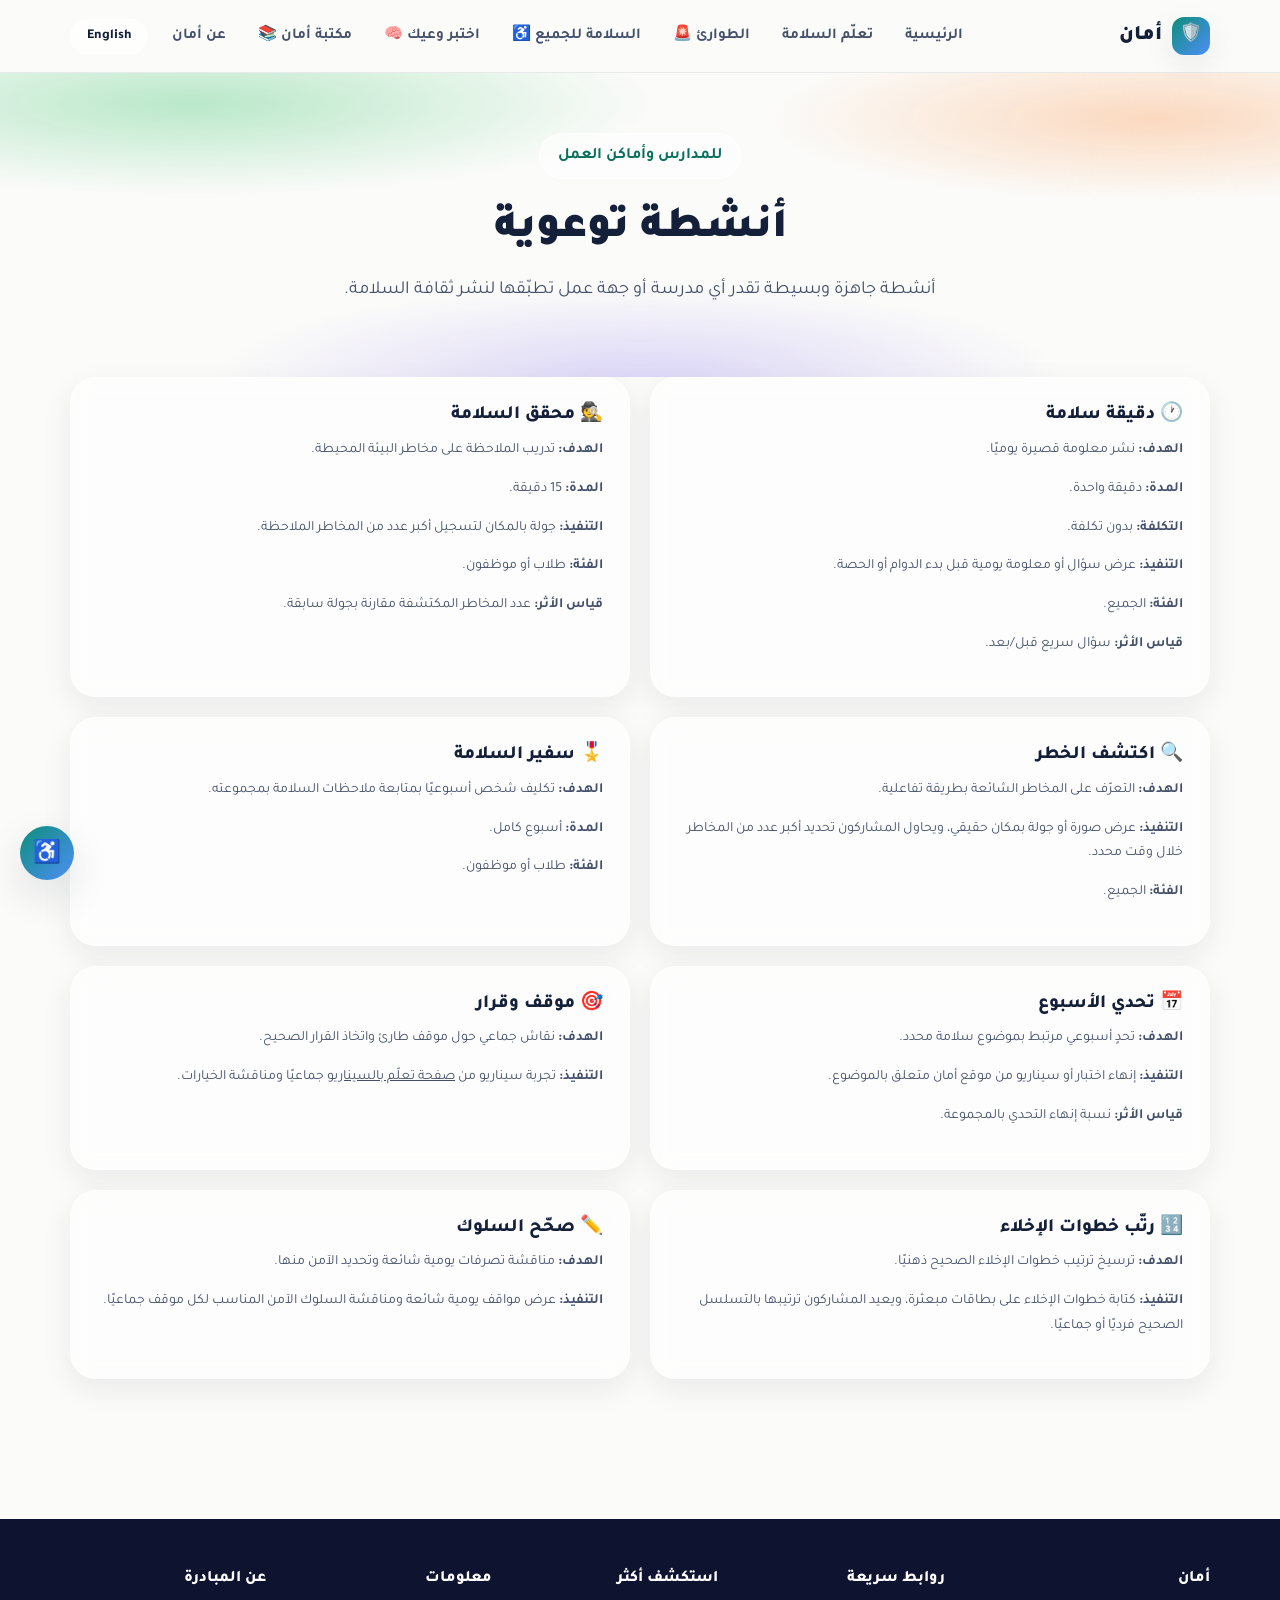
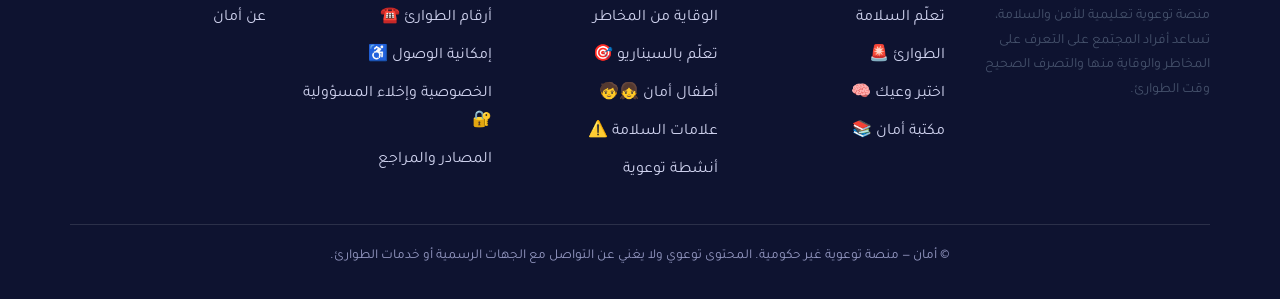
<file: activities.html>
<!DOCTYPE html>
<html lang="ar" dir="rtl">
<head>
<meta charset="UTF-8">
<meta name="viewport" content="width=device-width, initial-scale=1.0">
<title data-ar="أنشطة توعوية — أمان" data-en="Awareness Activities — Aman">أنشطة توعوية — أمان</title>
<meta name="description" content="أنشطة جاهزة للمؤسسات والمدارس لنشر ثقافة السلامة بأسلوب عملي وبسيط.">
<link rel="icon" type="image/svg+xml" href="assets/img/favicon.svg">
<meta property="og:type" content="website">
<meta property="og:title" content="أنشطة توعوية — أمان">
<meta property="og:description" content="أنشطة جاهزة للمؤسسات والمدارس لنشر ثقافة السلامة بأسلوب عملي وبسيط.">
<meta property="og:image" content="assets/img/favicon.svg">
<meta name="twitter:card" content="summary">
<link rel="stylesheet" href="assets/css/style.css">
</head>
<body>
<a class="skip-link" href="#main" data-ar="تخطي إلى المحتوى الرئيسي" data-en="Skip to main content">تخطي إلى المحتوى الرئيسي</a>

<header class="site-header">
  <div class="wrap header-inner">
    <a class="brand" href="index.html">
      <span class="brand-badge">🛡️</span>
      <span data-ar="أمان" data-en="Aman">أمان</span>
    </a>
    <div class="header-right">
      <nav class="main-nav">
        <a href="index.html" data-ar="الرئيسية" data-en="Home">الرئيسية</a>
        <a href="learn-safety.html" data-ar="تعلّم السلامة" data-en="Learn Safety">تعلّم السلامة</a>
        <a href="emergency.html" data-ar="الطوارئ 🚨" data-en="Emergency 🚨">الطوارئ 🚨</a>
        <a href="accessible-content.html" data-ar="السلامة للجميع ♿" data-en="Safety for All ♿">السلامة للجميع ♿</a>
        <a href="quiz.html" data-ar="اختبر وعيك 🧠" data-en="Test Your Awareness 🧠">اختبر وعيك 🧠</a>
        <a href="library.html" data-ar="مكتبة أمان 📚" data-en="Aman Library 📚">مكتبة أمان 📚</a>
        <a href="about.html" data-ar="عن أمان" data-en="About Aman">عن أمان</a>
      </nav>
      <button class="lang-toggle" data-lang-btn>English</button>
      <button class="menu-toggle" aria-label="فتح القائمة" aria-expanded="false">☰</button>
    </div>
  </div>
</header>

<main id="main">
  <section class="hero mesh-bg" style="padding:60px 0 40px">
    <div class="wrap">
      <span class="tagline" data-ar="للمدارس وأماكن العمل" data-en="For schools and workplaces">للمدارس وأماكن العمل</span>
      <h1 style="font-size:clamp(1.9rem,4vw,2.8rem)" data-ar="أنشطة توعوية" data-en="Awareness Activities">أنشطة توعوية</h1>
      <p class="lead" data-ar="أنشطة جاهزة وبسيطة تقدر أي مدرسة أو جهة عمل تطبّقها لنشر ثقافة السلامة." data-en="Ready, simple activities any school or workplace can run to spread a culture of safety.">أنشطة جاهزة وبسيطة تقدر أي مدرسة أو جهة عمل تطبّقها لنشر ثقافة السلامة.</p>
    </div>
  </section>

  <section class="section" style="padding-top:0">
    <div class="wrap">
      <div class="grid grid-2">

        <div class="card">
          <h3 data-ar="🕐 دقيقة سلامة" data-en="🕐 Safety Minute">🕐 دقيقة سلامة</h3>
          <p class="small"><strong data-ar="الهدف:" data-en="Goal:">الهدف:</strong> <span data-ar="نشر معلومة قصيرة يوميًا." data-en="Share a short daily tip.">نشر معلومة قصيرة يوميًا.</span></p>
          <p class="small"><strong data-ar="المدة:" data-en="Duration:">المدة:</strong> <span data-ar="دقيقة واحدة." data-en="One minute.">دقيقة واحدة.</span></p>
          <p class="small"><strong data-ar="التكلفة:" data-en="Cost:">التكلفة:</strong> <span data-ar="بدون تكلفة." data-en="No cost.">بدون تكلفة.</span></p>
          <p class="small"><strong data-ar="التنفيذ:" data-en="How:">التنفيذ:</strong> <span data-ar="عرض سؤال أو معلومة يومية قبل بدء الدوام أو الحصة." data-en="Show a daily question or fact before class or work starts.">عرض سؤال أو معلومة يومية قبل بدء الدوام أو الحصة.</span></p>
          <p class="small"><strong data-ar="الفئة:" data-en="Audience:">الفئة:</strong> <span data-ar="الجميع." data-en="Everyone.">الجميع.</span></p>
          <p class="small"><strong data-ar="قياس الأثر:" data-en="Measuring impact:">قياس الأثر:</strong> <span data-ar="سؤال سريع قبل/بعد." data-en="A quick before/after question.">سؤال سريع قبل/بعد.</span></p>
        </div>

        <div class="card">
          <h3 data-ar="🕵️ محقق السلامة" data-en="🕵️ Safety Detective">🕵️ محقق السلامة</h3>
          <p class="small"><strong data-ar="الهدف:" data-en="Goal:">الهدف:</strong> <span data-ar="تدريب الملاحظة على مخاطر البيئة المحيطة." data-en="Train observation of hazards in the surrounding environment.">تدريب الملاحظة على مخاطر البيئة المحيطة.</span></p>
          <p class="small"><strong data-ar="المدة:" data-en="Duration:">المدة:</strong> <span data-ar="15 دقيقة." data-en="15 minutes.">15 دقيقة.</span></p>
          <p class="small"><strong data-ar="التنفيذ:" data-en="How:">التنفيذ:</strong> <span data-ar="جولة بالمكان لتسجيل أكبر عدد من المخاطر الملاحظة." data-en="A walk-through to log as many observed hazards as possible.">جولة بالمكان لتسجيل أكبر عدد من المخاطر الملاحظة.</span></p>
          <p class="small"><strong data-ar="الفئة:" data-en="Audience:">الفئة:</strong> <span data-ar="طلاب أو موظفون." data-en="Students or employees.">طلاب أو موظفون.</span></p>
          <p class="small"><strong data-ar="قياس الأثر:" data-en="Measuring impact:">قياس الأثر:</strong> <span data-ar="عدد المخاطر المكتشفة مقارنة بجولة سابقة." data-en="Number of hazards found compared to a previous round.">عدد المخاطر المكتشفة مقارنة بجولة سابقة.</span></p>
        </div>

        <div class="card">
          <h3 data-ar="🔍 اكتشف الخطر" data-en="🔍 Spot the Hazard">🔍 اكتشف الخطر</h3>
          <p class="small"><strong data-ar="الهدف:" data-en="Goal:">الهدف:</strong> <span data-ar="التعرّف على المخاطر الشائعة بطريقة تفاعلية." data-en="Recognize common hazards interactively.">التعرّف على المخاطر الشائعة بطريقة تفاعلية.</span></p>
          <p class="small"><strong data-ar="التنفيذ:" data-en="How:">التنفيذ:</strong> <span data-ar="عرض صورة أو جولة بمكان حقيقي، ويحاول المشاركون تحديد أكبر عدد من المخاطر خلال وقت محدد." data-en="Show a photo or walk through a real space, and have participants spot as many hazards as possible within a set time.">عرض صورة أو جولة بمكان حقيقي، ويحاول المشاركون تحديد أكبر عدد من المخاطر خلال وقت محدد.</span></p>
          <p class="small"><strong data-ar="الفئة:" data-en="Audience:">الفئة:</strong> <span data-ar="الجميع." data-en="Everyone.">الجميع.</span></p>
        </div>

        <div class="card">
          <h3 data-ar="🎖️ سفير السلامة" data-en="🎖️ Safety Ambassador">🎖️ سفير السلامة</h3>
          <p class="small"><strong data-ar="الهدف:" data-en="Goal:">الهدف:</strong> <span data-ar="تكليف شخص أسبوعيًا بمتابعة ملاحظات السلامة بمجموعته." data-en="Assign someone weekly to track their group's safety observations.">تكليف شخص أسبوعيًا بمتابعة ملاحظات السلامة بمجموعته.</span></p>
          <p class="small"><strong data-ar="المدة:" data-en="Duration:">المدة:</strong> <span data-ar="أسبوع كامل." data-en="One full week.">أسبوع كامل.</span></p>
          <p class="small"><strong data-ar="الفئة:" data-en="Audience:">الفئة:</strong> <span data-ar="طلاب أو موظفون." data-en="Students or employees.">طلاب أو موظفون.</span></p>
        </div>

        <div class="card">
          <h3 data-ar="📅 تحدي الأسبوع" data-en="📅 Weekly Challenge">📅 تحدي الأسبوع</h3>
          <p class="small"><strong data-ar="الهدف:" data-en="Goal:">الهدف:</strong> <span data-ar="تحدٍ أسبوعي مرتبط بموضوع سلامة محدد." data-en="A weekly challenge tied to one safety topic.">تحدٍ أسبوعي مرتبط بموضوع سلامة محدد.</span></p>
          <p class="small"><strong data-ar="التنفيذ:" data-en="How:">التنفيذ:</strong> <span data-ar="إنهاء اختبار أو سيناريو من موقع أمان متعلق بالموضوع." data-en="Complete a related quiz or scenario from the Aman site.">إنهاء اختبار أو سيناريو من موقع أمان متعلق بالموضوع.</span></p>
          <p class="small"><strong data-ar="قياس الأثر:" data-en="Measuring impact:">قياس الأثر:</strong> <span data-ar="نسبة إنهاء التحدي بالمجموعة." data-en="Group completion rate.">نسبة إنهاء التحدي بالمجموعة.</span></p>
        </div>

        <div class="card">
          <h3 data-ar="🎯 موقف وقرار" data-en="🎯 Situation & Decision">🎯 موقف وقرار</h3>
          <p class="small"><strong data-ar="الهدف:" data-en="Goal:">الهدف:</strong> <span data-ar="نقاش جماعي حول موقف طارئ واتخاذ القرار الصحيح." data-en="Group discussion of an emergency situation and the right decision.">نقاش جماعي حول موقف طارئ واتخاذ القرار الصحيح.</span></p>
          <p class="small"><strong data-ar="التنفيذ:" data-en="How:">التنفيذ:</strong> <span data-ar="تجربة سيناريو من" data-en="Try a scenario from">تجربة سيناريو من</span> <a href="scenarios.html" data-ar="صفحة تعلّم بالسيناريو" data-en="the Scenario Learning page">صفحة تعلّم بالسيناريو</a> <span data-ar="جماعيًا ومناقشة الخيارات." data-en="as a group and discuss the choices.">جماعيًا ومناقشة الخيارات.</span></p>
        </div>

        <div class="card">
          <h3 data-ar="🔢 رتّب خطوات الإخلاء" data-en="🔢 Order the Evacuation Steps">🔢 رتّب خطوات الإخلاء</h3>
          <p class="small"><strong data-ar="الهدف:" data-en="Goal:">الهدف:</strong> <span data-ar="ترسيخ ترتيب خطوات الإخلاء الصحيح ذهنيًا." data-en="Reinforce the correct evacuation step order mentally.">ترسيخ ترتيب خطوات الإخلاء الصحيح ذهنيًا.</span></p>
          <p class="small"><strong data-ar="التنفيذ:" data-en="How:">التنفيذ:</strong> <span data-ar="كتابة خطوات الإخلاء على بطاقات مبعثرة، ويعيد المشاركون ترتيبها بالتسلسل الصحيح فرديًا أو جماعيًا." data-en="Write the evacuation steps on scattered cards, and have participants put them back in the correct order individually or as a group.">كتابة خطوات الإخلاء على بطاقات مبعثرة، ويعيد المشاركون ترتيبها بالتسلسل الصحيح فرديًا أو جماعيًا.</span></p>
        </div>

        <div class="card">
          <h3 data-ar="✏️ صحّح السلوك" data-en="✏️ Correct the Behavior">✏️ صحّح السلوك</h3>
          <p class="small"><strong data-ar="الهدف:" data-en="Goal:">الهدف:</strong> <span data-ar="مناقشة تصرفات يومية شائعة وتحديد الآمن منها." data-en="Discuss common daily behaviors and identify the safe ones.">مناقشة تصرفات يومية شائعة وتحديد الآمن منها.</span></p>
          <p class="small"><strong data-ar="التنفيذ:" data-en="How:">التنفيذ:</strong> <span data-ar="عرض مواقف يومية شائعة ومناقشة السلوك الآمن المناسب لكل موقف جماعيًا." data-en="Present common everyday situations and discuss the appropriate safe behavior for each one as a group.">عرض مواقف يومية شائعة ومناقشة السلوك الآمن المناسب لكل موقف جماعيًا.</span></p>
        </div>

      </div>
    </div>
  </section>
</main>

<footer class="site-footer">
  <div class="wrap">
    <div class="footer-grid footer-grid-5">
      <div>
        <h4 data-ar="أمان" data-en="Aman">أمان</h4>
        <p class="small"
          data-ar="منصة توعوية تعليمية للأمن والسلامة، تساعد أفراد المجتمع على التعرف على المخاطر والوقاية منها والتصرف الصحيح وقت الطوارئ."
          data-en="An educational awareness platform for security and safety, helping people recognize risks, prevent them, and respond correctly during emergencies.">منصة توعوية تعليمية للأمن والسلامة، تساعد أفراد المجتمع على التعرف على
          المخاطر والوقاية منها والتصرف الصحيح وقت الطوارئ.</p>
      </div>
      <div>
        <h4 data-ar="روابط سريعة" data-en="Quick Links">روابط سريعة</h4>
        <ul>
          <li><a href="learn-safety.html" data-ar="تعلّم السلامة" data-en="Learn Safety">تعلّم السلامة</a></li>
          <li><a href="emergency.html" data-ar="الطوارئ 🚨" data-en="Emergency 🚨">الطوارئ 🚨</a></li>
          <li><a href="quiz.html" data-ar="اختبر وعيك 🧠" data-en="Test Your Awareness 🧠">اختبر وعيك 🧠</a></li>
          <li><a href="library.html" data-ar="مكتبة أمان 📚" data-en="Aman Library 📚">مكتبة أمان 📚</a></li>
        </ul>
      </div>
      <div>
        <h4 data-ar="استكشف أكثر" data-en="Explore More">استكشف أكثر</h4>
        <ul>
          <li><a href="prevention.html" data-ar="الوقاية من المخاطر" data-en="Risk Prevention">الوقاية من المخاطر</a></li>
          <li><a href="scenarios.html" data-ar="تعلّم بالسيناريو 🎯" data-en="Scenario Learning 🎯">تعلّم بالسيناريو 🎯</a></li>
          <li><a href="kids.html" data-ar="أطفال أمان 👧🧒" data-en="Kids' Safety 👧🧒">أطفال أمان 👧🧒</a></li>
          <li><a href="signs.html" data-ar="علامات السلامة ⚠️" data-en="Safety Signs ⚠️">علامات السلامة ⚠️</a></li>
          <li><a href="activities.html" data-ar="أنشطة توعوية" data-en="Awareness Activities">أنشطة توعوية</a></li>
        </ul>
      </div>
      <div>
        <h4 data-ar="معلومات" data-en="Information">معلومات</h4>
        <ul>
          <li><a href="emergency-numbers.html" data-ar="أرقام الطوارئ ☎️" data-en="Emergency Numbers ☎️">أرقام الطوارئ ☎️</a></li>
          <li><a href="#" data-open-a11y data-ar="إمكانية الوصول ♿" data-en="Accessibility ♿">إمكانية الوصول ♿</a></li>
          <li><a href="privacy.html" data-ar="الخصوصية وإخلاء المسؤولية 🔐" data-en="Privacy & Disclaimer 🔐">الخصوصية وإخلاء المسؤولية 🔐</a></li>
          <li><a href="sources.html" data-ar="المصادر والمراجع" data-en="Sources & References">المصادر والمراجع</a></li>
        </ul>
      </div>
      <div>
        <h4 data-ar="عن المبادرة" data-en="About the Initiative">عن المبادرة</h4>
        <ul>
          <li><a href="about.html" data-ar="عن أمان" data-en="About Aman">عن أمان</a></li>
        </ul>
      </div>
    </div>
    <div class="footer-bottom"
      data-ar="© أمان — منصة توعوية غير حكومية. المحتوى توعوي ولا يغني عن التواصل مع الجهات الرسمية أو خدمات الطوارئ."
      data-en="© Aman — a non-governmental awareness platform. Content is educational and does not replace contacting official authorities or emergency services.">© أمان — منصة توعوية غير حكومية. المحتوى توعوي ولا يغني عن التواصل مع الجهات الرسمية أو خدمات الطوارئ.</div>
  </div>
</footer>

<button class="a11y-toggle" aria-label="إمكانية الوصول">♿</button>
<div class="a11y-panel">
  <h4 data-ar="إمكانية الوصول" data-en="Accessibility">إمكانية الوصول</h4>
  <div class="a11y-row">
    <span data-ar="حجم الخط" data-en="Font Size">حجم الخط</span>
    <div class="stepper">
      <button data-font-step="-0.1" aria-label="تصغير الخط">-</button>
      <button data-font-step="0.1" aria-label="تكبير الخط">+</button>
    </div>
  </div>
  <div class="a11y-row">
    <span data-ar="تباين عالٍ" data-en="High Contrast">تباين عالٍ</span>
    <button class="switch contrast-switch" aria-label="تبديل التباين العالي"></button>
  </div>
</div>

<script src="assets/js/main.js"></script>
</body>
</html>
</file>
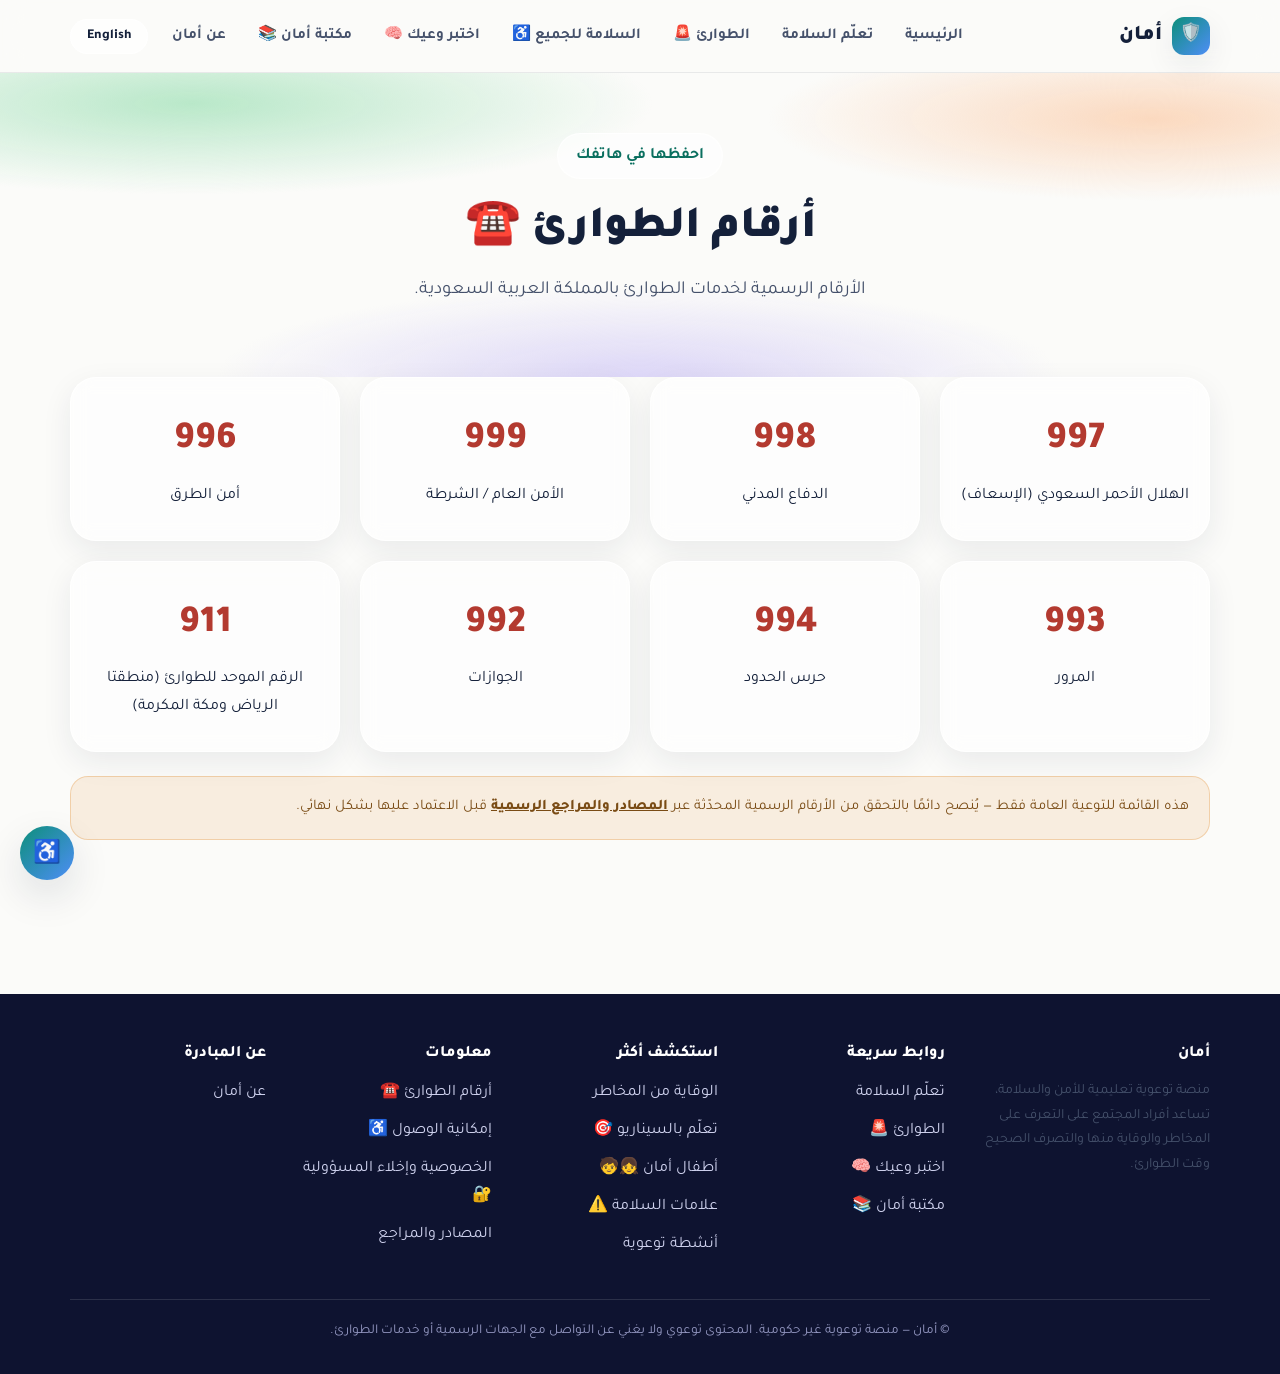
<file: emergency-numbers.html>
<!DOCTYPE html>
<html lang="ar" dir="rtl">
<head>
<meta charset="UTF-8">
<meta name="viewport" content="width=device-width, initial-scale=1.0">
<title data-ar="أرقام الطوارئ — أمان" data-en="Emergency Numbers — Aman">أرقام الطوارئ — أمان</title>
<meta name="description" content="الأرقام الرسمية لخدمات الطوارئ بالمملكة العربية السعودية.">
<link rel="icon" type="image/svg+xml" href="assets/img/favicon.svg">
<meta property="og:type" content="website">
<meta property="og:title" content="أرقام الطوارئ — أمان">
<meta property="og:description" content="الأرقام الرسمية لخدمات الطوارئ بالمملكة العربية السعودية.">
<meta property="og:image" content="assets/img/favicon.svg">
<meta name="twitter:card" content="summary">
<link rel="stylesheet" href="assets/css/style.css">
</head>
<body>
<a class="skip-link" href="#main" data-ar="تخطي إلى المحتوى الرئيسي" data-en="Skip to main content">تخطي إلى المحتوى الرئيسي</a>

<header class="site-header">
  <div class="wrap header-inner">
    <a class="brand" href="index.html">
      <span class="brand-badge">🛡️</span>
      <span data-ar="أمان" data-en="Aman">أمان</span>
    </a>
    <div class="header-right">
      <nav class="main-nav">
        <a href="index.html" data-ar="الرئيسية" data-en="Home">الرئيسية</a>
        <a href="learn-safety.html" data-ar="تعلّم السلامة" data-en="Learn Safety">تعلّم السلامة</a>
        <a href="emergency.html" data-ar="الطوارئ 🚨" data-en="Emergency 🚨">الطوارئ 🚨</a>
        <a href="accessible-content.html" data-ar="السلامة للجميع ♿" data-en="Safety for All ♿">السلامة للجميع ♿</a>
        <a href="quiz.html" data-ar="اختبر وعيك 🧠" data-en="Test Your Awareness 🧠">اختبر وعيك 🧠</a>
        <a href="library.html" data-ar="مكتبة أمان 📚" data-en="Aman Library 📚">مكتبة أمان 📚</a>
        <a href="about.html" data-ar="عن أمان" data-en="About Aman">عن أمان</a>
      </nav>
      <button class="lang-toggle" data-lang-btn>English</button>
      <button class="menu-toggle" aria-label="فتح القائمة" aria-expanded="false">☰</button>
    </div>
  </div>
</header>

<main id="main">
  <section class="hero mesh-bg" style="padding:60px 0 40px">
    <div class="wrap">
      <span class="tagline" data-ar="احفظها في هاتفك" data-en="Save these on your phone">احفظها في هاتفك</span>
      <h1 style="font-size:clamp(1.9rem,4vw,2.8rem)" data-ar="أرقام الطوارئ ☎️" data-en="Emergency Numbers ☎️">أرقام الطوارئ ☎️</h1>
      <p class="lead" data-ar="الأرقام الرسمية لخدمات الطوارئ بالمملكة العربية السعودية." data-en="Official emergency service numbers in the Kingdom of Saudi Arabia.">الأرقام الرسمية لخدمات الطوارئ بالمملكة العربية السعودية.</p>
    </div>
  </section>

  <section class="section" style="padding-top:0">
    <div class="wrap">
      <div class="grid grid-4">
        <div class="card number-card"><span class="digits">997</span><span data-ar="الهلال الأحمر السعودي (الإسعاف)" data-en="Saudi Red Crescent (Ambulance)">الهلال الأحمر السعودي (الإسعاف)</span></div>
        <div class="card number-card"><span class="digits">998</span><span data-ar="الدفاع المدني" data-en="Civil Defense">الدفاع المدني</span></div>
        <div class="card number-card"><span class="digits">999</span><span data-ar="الأمن العام / الشرطة" data-en="Public Security / Police">الأمن العام / الشرطة</span></div>
        <div class="card number-card"><span class="digits">996</span><span data-ar="أمن الطرق" data-en="Road Security">أمن الطرق</span></div>
        <div class="card number-card"><span class="digits">993</span><span data-ar="المرور" data-en="Traffic Police">المرور</span></div>
        <div class="card number-card"><span class="digits">994</span><span data-ar="حرس الحدود" data-en="Border Guard">حرس الحدود</span></div>
        <div class="card number-card"><span class="digits">992</span><span data-ar="الجوازات" data-en="Passports">الجوازات</span></div>
        <div class="card number-card"><span class="digits">911</span><span data-ar="الرقم الموحد للطوارئ (منطقتا الرياض ومكة المكرمة)" data-en="Unified Emergency Number (Riyadh & Makkah regions)">الرقم الموحد للطوارئ (منطقتا الرياض ومكة المكرمة)</span></div>
      </div>
      <p class="notice" style="margin-top:24px">
        <span data-ar="هذه القائمة للتوعية العامة فقط — يُنصح دائمًا بالتحقق من الأرقام الرسمية المحدّثة عبر" data-en="This list is for general awareness only — always verify the latest official numbers via">هذه القائمة للتوعية العامة فقط — يُنصح دائمًا بالتحقق من الأرقام الرسمية المحدّثة عبر</span>
        <a href="sources.html" style="font-weight:800" data-ar="المصادر والمراجع الرسمية" data-en="the official sources & references">المصادر والمراجع الرسمية</a>
        <span data-ar="قبل الاعتماد عليها بشكل نهائي." data-en="before relying on them.">قبل الاعتماد عليها بشكل نهائي.</span>
      </p>
    </div>
  </section>
</main>

<footer class="site-footer">
  <div class="wrap">
    <div class="footer-grid footer-grid-5">
      <div>
        <h4 data-ar="أمان" data-en="Aman">أمان</h4>
        <p class="small"
          data-ar="منصة توعوية تعليمية للأمن والسلامة، تساعد أفراد المجتمع على التعرف على المخاطر والوقاية منها والتصرف الصحيح وقت الطوارئ."
          data-en="An educational awareness platform for security and safety, helping people recognize risks, prevent them, and respond correctly during emergencies.">منصة توعوية تعليمية للأمن والسلامة، تساعد أفراد المجتمع على التعرف على
          المخاطر والوقاية منها والتصرف الصحيح وقت الطوارئ.</p>
      </div>
      <div>
        <h4 data-ar="روابط سريعة" data-en="Quick Links">روابط سريعة</h4>
        <ul>
          <li><a href="learn-safety.html" data-ar="تعلّم السلامة" data-en="Learn Safety">تعلّم السلامة</a></li>
          <li><a href="emergency.html" data-ar="الطوارئ 🚨" data-en="Emergency 🚨">الطوارئ 🚨</a></li>
          <li><a href="quiz.html" data-ar="اختبر وعيك 🧠" data-en="Test Your Awareness 🧠">اختبر وعيك 🧠</a></li>
          <li><a href="library.html" data-ar="مكتبة أمان 📚" data-en="Aman Library 📚">مكتبة أمان 📚</a></li>
        </ul>
      </div>
      <div>
        <h4 data-ar="استكشف أكثر" data-en="Explore More">استكشف أكثر</h4>
        <ul>
          <li><a href="prevention.html" data-ar="الوقاية من المخاطر" data-en="Risk Prevention">الوقاية من المخاطر</a></li>
          <li><a href="scenarios.html" data-ar="تعلّم بالسيناريو 🎯" data-en="Scenario Learning 🎯">تعلّم بالسيناريو 🎯</a></li>
          <li><a href="kids.html" data-ar="أطفال أمان 👧🧒" data-en="Kids' Safety 👧🧒">أطفال أمان 👧🧒</a></li>
          <li><a href="signs.html" data-ar="علامات السلامة ⚠️" data-en="Safety Signs ⚠️">علامات السلامة ⚠️</a></li>
          <li><a href="activities.html" data-ar="أنشطة توعوية" data-en="Awareness Activities">أنشطة توعوية</a></li>
        </ul>
      </div>
      <div>
        <h4 data-ar="معلومات" data-en="Information">معلومات</h4>
        <ul>
          <li><a href="emergency-numbers.html" data-ar="أرقام الطوارئ ☎️" data-en="Emergency Numbers ☎️">أرقام الطوارئ ☎️</a></li>
          <li><a href="#" data-open-a11y data-ar="إمكانية الوصول ♿" data-en="Accessibility ♿">إمكانية الوصول ♿</a></li>
          <li><a href="privacy.html" data-ar="الخصوصية وإخلاء المسؤولية 🔐" data-en="Privacy & Disclaimer 🔐">الخصوصية وإخلاء المسؤولية 🔐</a></li>
          <li><a href="sources.html" data-ar="المصادر والمراجع" data-en="Sources & References">المصادر والمراجع</a></li>
        </ul>
      </div>
      <div>
        <h4 data-ar="عن المبادرة" data-en="About the Initiative">عن المبادرة</h4>
        <ul>
          <li><a href="about.html" data-ar="عن أمان" data-en="About Aman">عن أمان</a></li>
        </ul>
      </div>
    </div>
    <div class="footer-bottom"
      data-ar="© أمان — منصة توعوية غير حكومية. المحتوى توعوي ولا يغني عن التواصل مع الجهات الرسمية أو خدمات الطوارئ."
      data-en="© Aman — a non-governmental awareness platform. Content is educational and does not replace contacting official authorities or emergency services.">© أمان — منصة توعوية غير حكومية. المحتوى توعوي ولا يغني عن التواصل مع الجهات الرسمية أو خدمات الطوارئ.</div>
  </div>
</footer>

<button class="a11y-toggle" aria-label="إمكانية الوصول">♿</button>
<div class="a11y-panel">
  <h4 data-ar="إمكانية الوصول" data-en="Accessibility">إمكانية الوصول</h4>
  <div class="a11y-row">
    <span data-ar="حجم الخط" data-en="Font Size">حجم الخط</span>
    <div class="stepper">
      <button data-font-step="-0.1" aria-label="تصغير الخط">-</button>
      <button data-font-step="0.1" aria-label="تكبير الخط">+</button>
    </div>
  </div>
  <div class="a11y-row">
    <span data-ar="تباين عالٍ" data-en="High Contrast">تباين عالٍ</span>
    <button class="switch contrast-switch" aria-label="تبديل التباين العالي"></button>
  </div>
</div>

<script src="assets/js/main.js"></script></body>
</html>
</file>
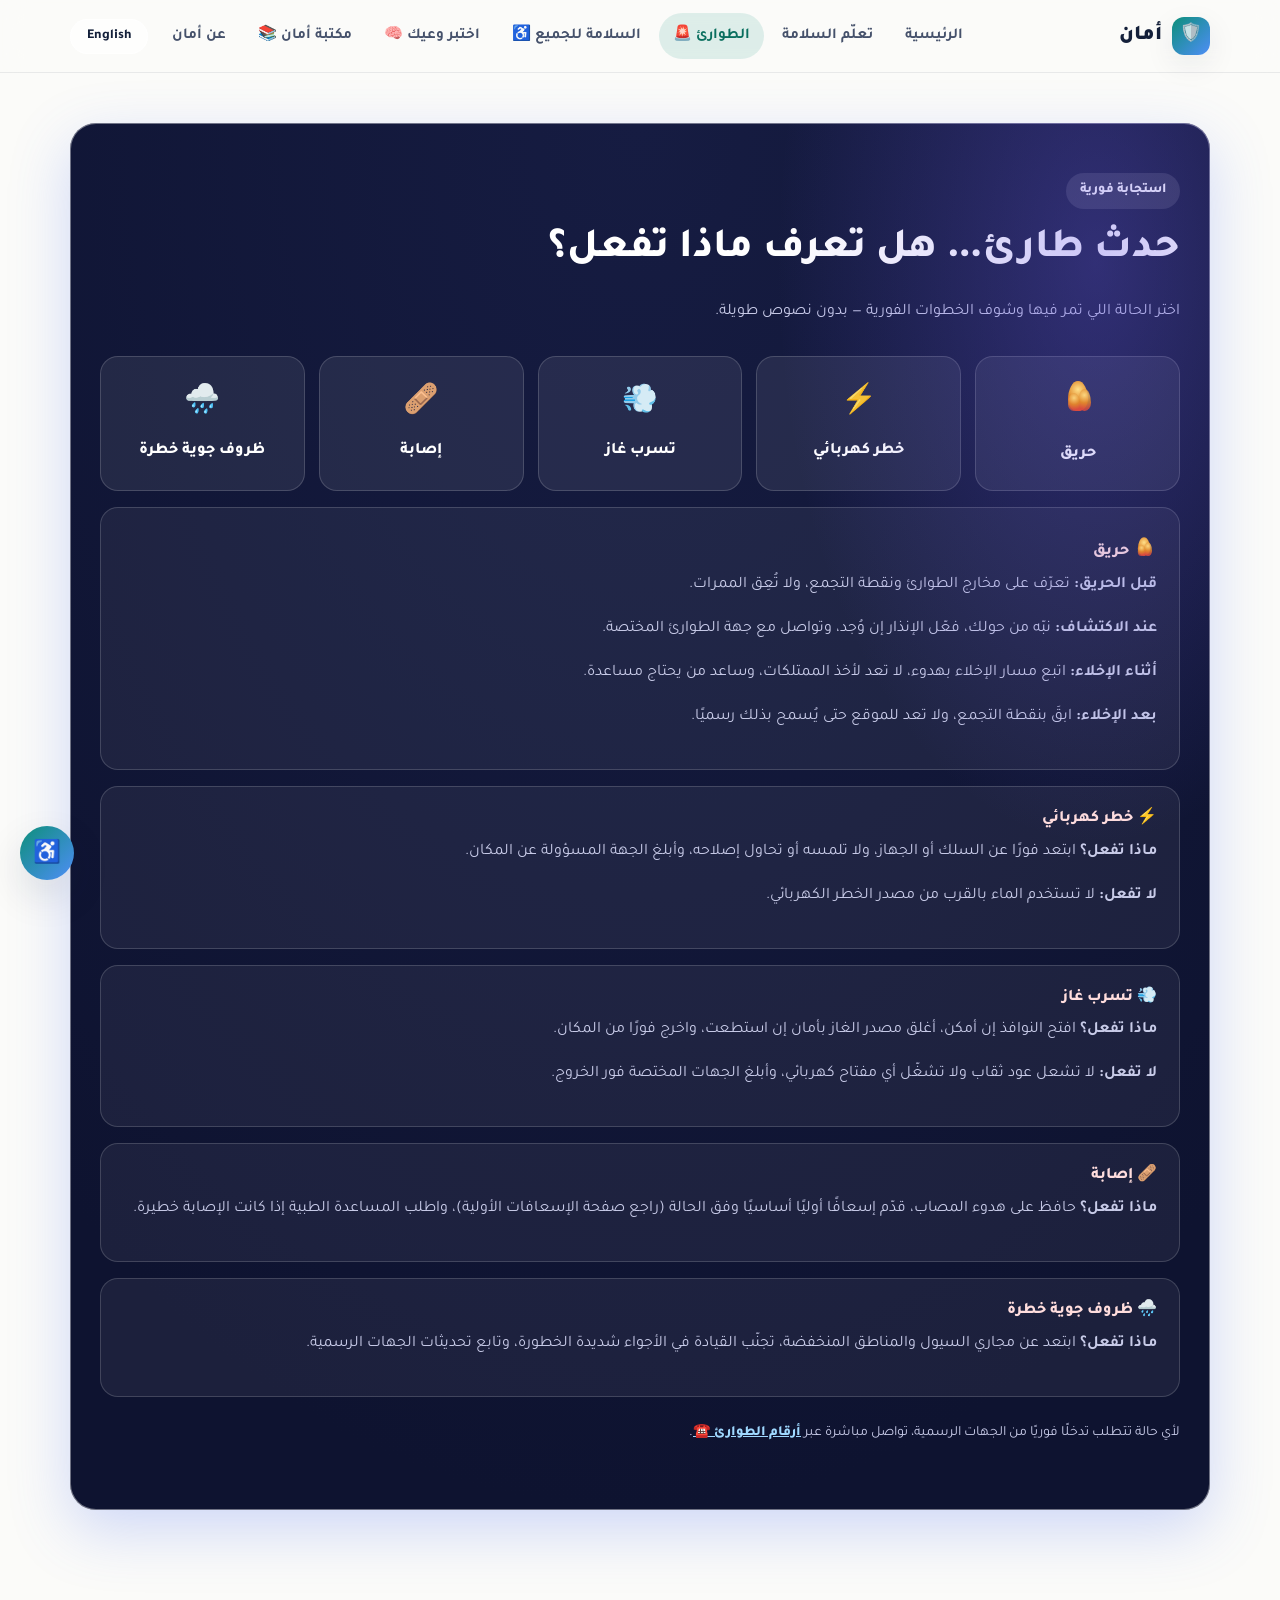
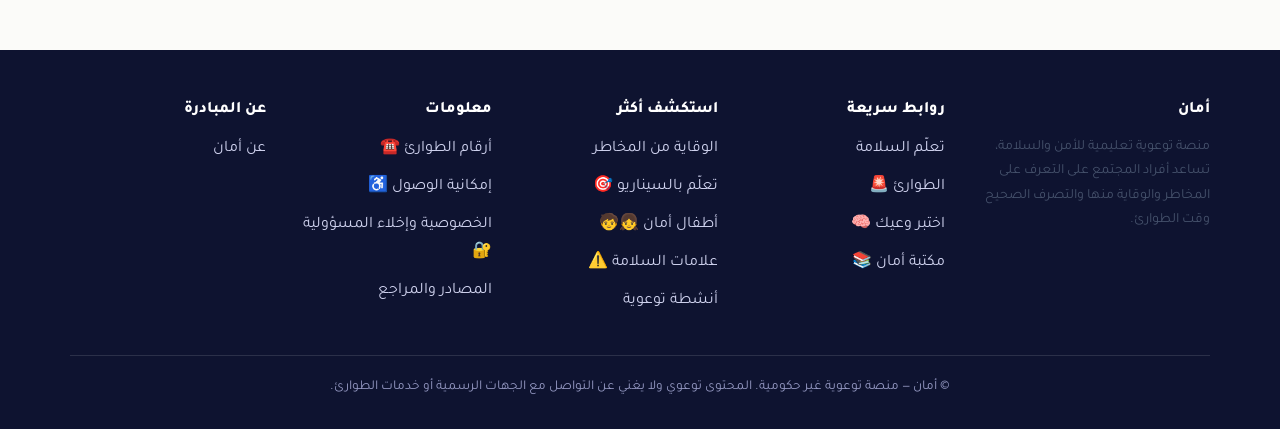
<file: emergency.html>
<!DOCTYPE html>
<html lang="ar" dir="rtl">
<head>
<meta charset="UTF-8">
<meta name="viewport" content="width=device-width, initial-scale=1.0">
<title data-ar="ماذا تفعل في حالة الطوارئ؟ — أمان" data-en="What to Do in an Emergency? — Aman">ماذا تفعل في حالة الطوارئ؟ — أمان</title>
<meta name="description" content="خطوات فورية وواضحة لأهم حالات الطوارئ: حريق، خطر كهربائي، تسرب غاز، إصابة، وظروف جوية خطرة.">
<link rel="icon" type="image/svg+xml" href="assets/img/favicon.svg">
<meta property="og:type" content="website">
<meta property="og:title" content="ماذا تفعل في حالة الطوارئ؟ — أمان">
<meta property="og:description" content="خطوات فورية وواضحة لأهم حالات الطوارئ: حريق، خطر كهربائي، تسرب غاز، إصابة، وظروف جوية خطرة.">
<meta property="og:image" content="assets/img/favicon.svg">
<meta name="twitter:card" content="summary">
<link rel="stylesheet" href="assets/css/style.css">
</head>
<body>
<a class="skip-link" href="#main" data-ar="تخطي إلى المحتوى الرئيسي" data-en="Skip to main content">تخطي إلى المحتوى الرئيسي</a>

<header class="site-header">
  <div class="wrap header-inner">
    <a class="brand" href="index.html">
      <span class="brand-badge">🛡️</span>
      <span data-ar="أمان" data-en="Aman">أمان</span>
    </a>
    <div class="header-right">
      <nav class="main-nav">
        <a href="index.html" data-ar="الرئيسية" data-en="Home">الرئيسية</a>
        <a href="learn-safety.html" data-ar="تعلّم السلامة" data-en="Learn Safety">تعلّم السلامة</a>
        <a href="emergency.html" aria-current="page" data-ar="الطوارئ 🚨" data-en="Emergency 🚨">الطوارئ 🚨</a>
        <a href="accessible-content.html" data-ar="السلامة للجميع ♿" data-en="Safety for All ♿">السلامة للجميع ♿</a>
        <a href="quiz.html" data-ar="اختبر وعيك 🧠" data-en="Test Your Awareness 🧠">اختبر وعيك 🧠</a>
        <a href="library.html" data-ar="مكتبة أمان 📚" data-en="Aman Library 📚">مكتبة أمان 📚</a>
        <a href="about.html" data-ar="عن أمان" data-en="About Aman">عن أمان</a>
      </nav>
      <button class="lang-toggle" data-lang-btn>English</button>
      <button class="menu-toggle" aria-label="فتح القائمة" aria-expanded="false">☰</button>
    </div>
  </div>
</header>

<main id="main">
  <section class="section" style="padding-top:50px">
    <div class="wrap">
      <div class="emergency-zone">
        <span class="eyebrow" style="background:rgba(255,255,255,.12); color:#fff" data-ar="استجابة فورية" data-en="Immediate Response">استجابة فورية</span>
        <h1 style="color:#fff; font-size:clamp(1.9rem,4vw,2.6rem)" data-ar="حدث طارئ… هل تعرف ماذا تفعل؟" data-en="An emergency just happened… do you know what to do?">حدث طارئ… هل تعرف ماذا تفعل؟</h1>
        <p data-ar="اختر الحالة اللي تمر فيها وشوف الخطوات الفورية — بدون نصوص طويلة." data-en="Pick the situation you're facing and see the immediate steps — no long reading.">اختر الحالة اللي تمر فيها وشوف الخطوات الفورية — بدون نصوص طويلة.</p>

        <div class="emergency-grid">
          <a class="situation-btn" href="#fire"><span class="emoji"><span class="flame-icon" aria-hidden="true"><span></span><span></span><span></span></span></span> <span data-ar="حريق" data-en="Fire">حريق</span></a>
          <a class="situation-btn" href="#electrical"><span class="emoji">⚡</span> <span data-ar="خطر كهربائي" data-en="Electrical Hazard">خطر كهربائي</span></a>
          <a class="situation-btn" href="#gas"><span class="emoji">💨</span> <span data-ar="تسرب غاز" data-en="Gas Leak">تسرب غاز</span></a>
          <a class="situation-btn" href="#injury"><span class="emoji">🩹</span> <span data-ar="إصابة" data-en="Injury">إصابة</span></a>
          <a class="situation-btn" href="#weather"><span class="emoji">🌧️</span> <span data-ar="ظروف جوية خطرة" data-en="Severe Weather">ظروف جوية خطرة</span></a>
        </div>

        <div class="situation-card" id="fire">
          <h4><span class="flame-icon sm" aria-hidden="true"><span></span><span></span><span></span></span> <span data-ar="حريق" data-en="Fire">حريق</span></h4>
          <p><strong data-ar="قبل الحريق:" data-en="Before a fire:">قبل الحريق:</strong> <span data-ar="تعرّف على مخارج الطوارئ ونقطة التجمع، ولا تُعِق الممرات." data-en="Know the emergency exits and assembly point, and never block hallways.">تعرّف على مخارج الطوارئ ونقطة التجمع، ولا تُعِق الممرات.</span></p>
          <p><strong data-ar="عند الاكتشاف:" data-en="Upon discovery:">عند الاكتشاف:</strong> <span data-ar="نبّه من حولك، فعّل الإنذار إن وُجد، وتواصل مع جهة الطوارئ المختصة." data-en="Alert those around you, trigger the alarm if available, and contact the relevant emergency service.">نبّه من حولك، فعّل الإنذار إن وُجد، وتواصل مع جهة الطوارئ المختصة.</span></p>
          <p><strong data-ar="أثناء الإخلاء:" data-en="While evacuating:">أثناء الإخلاء:</strong> <span data-ar="اتبع مسار الإخلاء بهدوء، لا تعد لأخذ الممتلكات، وساعد من يحتاج مساعدة." data-en="Follow the route calmly, don't go back for belongings, and help those who need assistance.">اتبع مسار الإخلاء بهدوء، لا تعد لأخذ الممتلكات، وساعد من يحتاج مساعدة.</span></p>
          <p><strong data-ar="بعد الإخلاء:" data-en="After evacuating:">بعد الإخلاء:</strong> <span data-ar="ابقَ بنقطة التجمع، ولا تعد للموقع حتى يُسمح بذلك رسميًا." data-en="Stay at the assembly point, and don't return until officially cleared.">ابقَ بنقطة التجمع، ولا تعد للموقع حتى يُسمح بذلك رسميًا.</span></p>
        </div>

        <div class="situation-card" id="electrical">
          <h4 data-ar="⚡ خطر كهربائي" data-en="⚡ Electrical Hazard">⚡ خطر كهربائي</h4>
          <p><strong data-ar="ماذا تفعل؟" data-en="What to do?">ماذا تفعل؟</strong> <span data-ar="ابتعد فورًا عن السلك أو الجهاز، ولا تلمسه أو تحاول إصلاحه، وأبلغ الجهة المسؤولة عن المكان." data-en="Move away from the wire or device immediately, don't touch it or try to fix it, and report it to whoever is responsible for the location.">ابتعد فورًا عن السلك أو الجهاز، ولا تلمسه أو تحاول إصلاحه، وأبلغ الجهة المسؤولة عن المكان.</span></p>
          <p><strong data-ar="لا تفعل:" data-en="Don't:">لا تفعل:</strong> <span data-ar="لا تستخدم الماء بالقرب من مصدر الخطر الكهربائي." data-en="Don't use water near the electrical hazard.">لا تستخدم الماء بالقرب من مصدر الخطر الكهربائي.</span></p>
        </div>

        <div class="situation-card" id="gas">
          <h4 data-ar="💨 تسرب غاز" data-en="💨 Gas Leak">💨 تسرب غاز</h4>
          <p><strong data-ar="ماذا تفعل؟" data-en="What to do?">ماذا تفعل؟</strong> <span data-ar="افتح النوافذ إن أمكن، أغلق مصدر الغاز بأمان إن استطعت، واخرج فورًا من المكان." data-en="Open windows if possible, safely shut off the gas source if you can, and leave the area immediately.">افتح النوافذ إن أمكن، أغلق مصدر الغاز بأمان إن استطعت، واخرج فورًا من المكان.</span></p>
          <p><strong data-ar="لا تفعل:" data-en="Don't:">لا تفعل:</strong> <span data-ar="لا تشعل عود ثقاب ولا تشغّل أي مفتاح كهربائي، وأبلغ الجهات المختصة فور الخروج." data-en="Don't light a match or flip any electrical switch, and notify the relevant authorities as soon as you're out.">لا تشعل عود ثقاب ولا تشغّل أي مفتاح كهربائي، وأبلغ الجهات المختصة فور الخروج.</span></p>
        </div>

        <div class="situation-card" id="injury">
          <h4 data-ar="🩹 إصابة" data-en="🩹 Injury">🩹 إصابة</h4>
          <p><strong data-ar="ماذا تفعل؟" data-en="What to do?">ماذا تفعل؟</strong> <span data-ar="حافظ على هدوء المصاب، قدّم إسعافًا أوليًا أساسيًا وفق الحالة (راجع صفحة الإسعافات الأولية)، واطلب المساعدة الطبية إذا كانت الإصابة خطيرة." data-en="Keep the injured person calm, provide basic first aid appropriate to the situation (see the First Aid page), and seek medical help if the injury is serious.">حافظ على هدوء المصاب، قدّم إسعافًا أوليًا أساسيًا وفق الحالة (راجع صفحة الإسعافات الأولية)، واطلب المساعدة الطبية إذا كانت الإصابة خطيرة.</span></p>
        </div>

        <div class="situation-card" id="weather">
          <h4 data-ar="🌧️ ظروف جوية خطرة" data-en="🌧️ Severe Weather">🌧️ ظروف جوية خطرة</h4>
          <p><strong data-ar="ماذا تفعل؟" data-en="What to do?">ماذا تفعل؟</strong> <span data-ar="ابتعد عن مجاري السيول والمناطق المنخفضة، تجنّب القيادة في الأجواء شديدة الخطورة، وتابع تحديثات الجهات الرسمية." data-en="Stay away from flood channels and low-lying areas, avoid driving in severe conditions, and follow official updates.">ابتعد عن مجاري السيول والمناطق المنخفضة، تجنّب القيادة في الأجواء شديدة الخطورة، وتابع تحديثات الجهات الرسمية.</span></p>
        </div>

        <p class="small" style="margin-top:24px">
          <span data-ar="لأي حالة تتطلب تدخلًا فوريًا من الجهات الرسمية، تواصل مباشرة عبر" data-en="For any situation requiring immediate official intervention, contact directly via">لأي حالة تتطلب تدخلًا فوريًا من الجهات الرسمية، تواصل مباشرة عبر</span>
          <a href="emergency-numbers.html" style="color:#9fd8ff; font-weight:800" data-ar="أرقام الطوارئ ☎️" data-en="Emergency Numbers ☎️">أرقام الطوارئ ☎️</a>.
        </p>
      </div>
    </div>
  </section>
</main>

<footer class="site-footer">
  <div class="wrap">
    <div class="footer-grid footer-grid-5">
      <div>
        <h4 data-ar="أمان" data-en="Aman">أمان</h4>
        <p class="small"
          data-ar="منصة توعوية تعليمية للأمن والسلامة، تساعد أفراد المجتمع على التعرف على المخاطر والوقاية منها والتصرف الصحيح وقت الطوارئ."
          data-en="An educational awareness platform for security and safety, helping people recognize risks, prevent them, and respond correctly during emergencies.">منصة توعوية تعليمية للأمن والسلامة، تساعد أفراد المجتمع على التعرف على
          المخاطر والوقاية منها والتصرف الصحيح وقت الطوارئ.</p>
      </div>
      <div>
        <h4 data-ar="روابط سريعة" data-en="Quick Links">روابط سريعة</h4>
        <ul>
          <li><a href="learn-safety.html" data-ar="تعلّم السلامة" data-en="Learn Safety">تعلّم السلامة</a></li>
          <li><a href="emergency.html" data-ar="الطوارئ 🚨" data-en="Emergency 🚨">الطوارئ 🚨</a></li>
          <li><a href="quiz.html" data-ar="اختبر وعيك 🧠" data-en="Test Your Awareness 🧠">اختبر وعيك 🧠</a></li>
          <li><a href="library.html" data-ar="مكتبة أمان 📚" data-en="Aman Library 📚">مكتبة أمان 📚</a></li>
        </ul>
      </div>
      <div>
        <h4 data-ar="استكشف أكثر" data-en="Explore More">استكشف أكثر</h4>
        <ul>
          <li><a href="prevention.html" data-ar="الوقاية من المخاطر" data-en="Risk Prevention">الوقاية من المخاطر</a></li>
          <li><a href="scenarios.html" data-ar="تعلّم بالسيناريو 🎯" data-en="Scenario Learning 🎯">تعلّم بالسيناريو 🎯</a></li>
          <li><a href="kids.html" data-ar="أطفال أمان 👧🧒" data-en="Kids' Safety 👧🧒">أطفال أمان 👧🧒</a></li>
          <li><a href="signs.html" data-ar="علامات السلامة ⚠️" data-en="Safety Signs ⚠️">علامات السلامة ⚠️</a></li>
          <li><a href="activities.html" data-ar="أنشطة توعوية" data-en="Awareness Activities">أنشطة توعوية</a></li>
        </ul>
      </div>
      <div>
        <h4 data-ar="معلومات" data-en="Information">معلومات</h4>
        <ul>
          <li><a href="emergency-numbers.html" data-ar="أرقام الطوارئ ☎️" data-en="Emergency Numbers ☎️">أرقام الطوارئ ☎️</a></li>
          <li><a href="#" data-open-a11y data-ar="إمكانية الوصول ♿" data-en="Accessibility ♿">إمكانية الوصول ♿</a></li>
          <li><a href="privacy.html" data-ar="الخصوصية وإخلاء المسؤولية 🔐" data-en="Privacy & Disclaimer 🔐">الخصوصية وإخلاء المسؤولية 🔐</a></li>
          <li><a href="sources.html" data-ar="المصادر والمراجع" data-en="Sources & References">المصادر والمراجع</a></li>
        </ul>
      </div>
      <div>
        <h4 data-ar="عن المبادرة" data-en="About the Initiative">عن المبادرة</h4>
        <ul>
          <li><a href="about.html" data-ar="عن أمان" data-en="About Aman">عن أمان</a></li>
        </ul>
      </div>
    </div>
    <div class="footer-bottom"
      data-ar="© أمان — منصة توعوية غير حكومية. المحتوى توعوي ولا يغني عن التواصل مع الجهات الرسمية أو خدمات الطوارئ."
      data-en="© Aman — a non-governmental awareness platform. Content is educational and does not replace contacting official authorities or emergency services.">© أمان — منصة توعوية غير حكومية. المحتوى توعوي ولا يغني عن التواصل مع الجهات الرسمية أو خدمات الطوارئ.</div>
  </div>
</footer>

<button class="a11y-toggle" aria-label="إمكانية الوصول">♿</button>
<div class="a11y-panel">
  <h4 data-ar="إمكانية الوصول" data-en="Accessibility">إمكانية الوصول</h4>
  <div class="a11y-row">
    <span data-ar="حجم الخط" data-en="Font Size">حجم الخط</span>
    <div class="stepper">
      <button data-font-step="-0.1" aria-label="تصغير الخط">-</button>
      <button data-font-step="0.1" aria-label="تكبير الخط">+</button>
    </div>
  </div>
  <div class="a11y-row">
    <span data-ar="تباين عالٍ" data-en="High Contrast">تباين عالٍ</span>
    <button class="switch contrast-switch" aria-label="تبديل التباين العالي"></button>
  </div>
</div>

<script src="assets/js/main.js"></script></body>
</html>
</file>
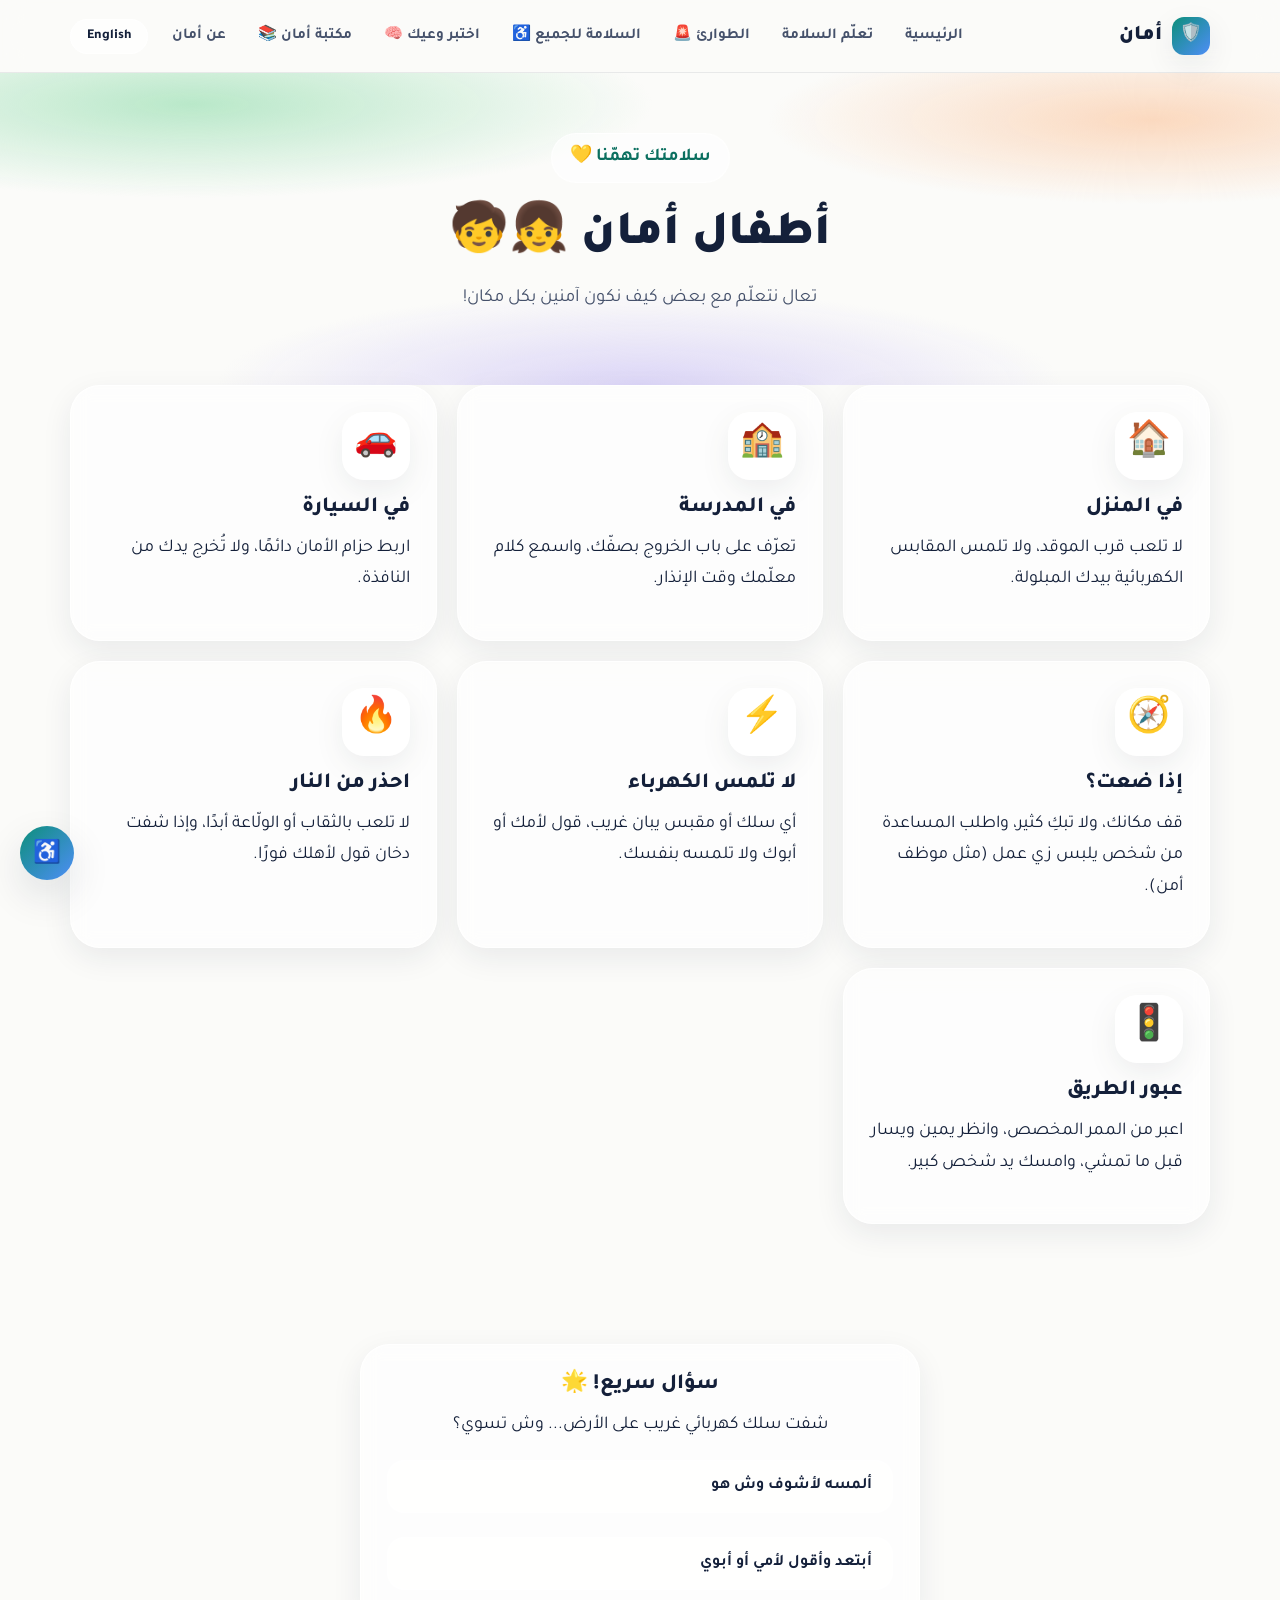
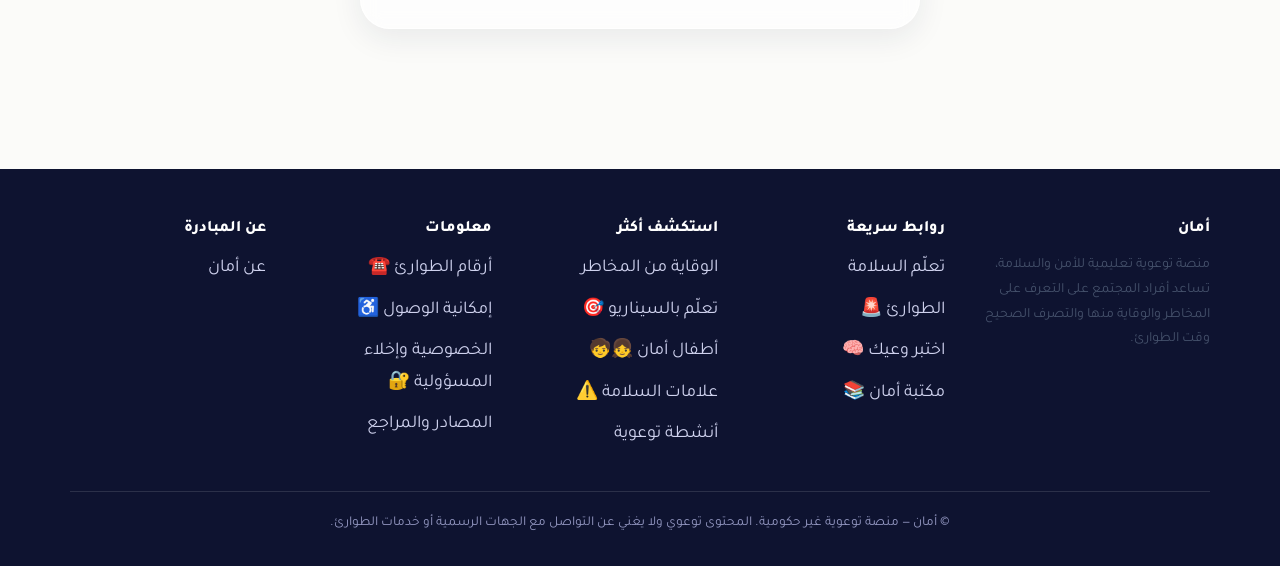
<file: kids.html>
<!DOCTYPE html>
<html lang="ar" dir="rtl">
<head>
<meta charset="UTF-8">
<meta name="viewport" content="width=device-width, initial-scale=1.0">
<title data-ar="أطفال أمان — أمان" data-en="Kids' Safety — Aman">أطفال أمان — أمان</title>
<meta name="description" content="سلامة مبسّطة للأطفال: المنزل، المدرسة، السيارة، الكهرباء، النار، وعبور الطريق.">
<link rel="icon" type="image/svg+xml" href="assets/img/favicon.svg">
<meta property="og:type" content="website">
<meta property="og:title" content="أطفال أمان — أمان">
<meta property="og:description" content="سلامة مبسّطة للأطفال: المنزل، المدرسة، السيارة، الكهرباء، النار، وعبور الطريق.">
<meta property="og:image" content="assets/img/favicon.svg">
<meta name="twitter:card" content="summary">
<link rel="stylesheet" href="assets/css/style.css">
</head>
<body class="kids-mode">
<a class="skip-link" href="#main" data-ar="تخطي إلى المحتوى الرئيسي" data-en="Skip to main content">تخطي إلى المحتوى الرئيسي</a>

<header class="site-header">
  <div class="wrap header-inner">
    <a class="brand" href="index.html">
      <span class="brand-badge">🛡️</span>
      <span data-ar="أمان" data-en="Aman">أمان</span>
    </a>
    <div class="header-right">
      <nav class="main-nav">
        <a href="index.html" data-ar="الرئيسية" data-en="Home">الرئيسية</a>
        <a href="learn-safety.html" data-ar="تعلّم السلامة" data-en="Learn Safety">تعلّم السلامة</a>
        <a href="emergency.html" data-ar="الطوارئ 🚨" data-en="Emergency 🚨">الطوارئ 🚨</a>
        <a href="accessible-content.html" data-ar="السلامة للجميع ♿" data-en="Safety for All ♿">السلامة للجميع ♿</a>
        <a href="quiz.html" data-ar="اختبر وعيك 🧠" data-en="Test Your Awareness 🧠">اختبر وعيك 🧠</a>
        <a href="library.html" data-ar="مكتبة أمان 📚" data-en="Aman Library 📚">مكتبة أمان 📚</a>
        <a href="about.html" data-ar="عن أمان" data-en="About Aman">عن أمان</a>
      </nav>
      <button class="lang-toggle" data-lang-btn>English</button>
      <button class="menu-toggle" aria-label="فتح القائمة" aria-expanded="false">☰</button>
    </div>
  </div>
</header>

<main id="main">
  <section class="hero mesh-bg" style="padding:60px 0 40px">
    <div class="wrap">
      <span class="tagline" data-ar="سلامتك تهمّنا 💛" data-en="Your safety matters to us 💛">سلامتك تهمّنا 💛</span>
      <h1 data-ar="أطفال أمان 👧🧒" data-en="Kids' Safety 👧🧒">أطفال أمان 👧🧒</h1>
      <p class="lead" data-ar="تعال نتعلّم مع بعض كيف نكون آمنين بكل مكان!" data-en="Let's learn together how to stay safe everywhere!">تعال نتعلّم مع بعض كيف نكون آمنين بكل مكان!</p>
    </div>
  </section>

  <section class="section" style="padding-top:0">
    <div class="wrap">
      <div class="grid grid-3">
        <div class="card">
          <div class="card-icon">🏠</div>
          <h3 data-ar="في المنزل" data-en="At Home">في المنزل</h3>
          <p data-ar="لا تلعب قرب الموقد، ولا تلمس المقابس الكهربائية بيدك المبلولة." data-en="Never play near the stove, and never touch electrical outlets with wet hands.">لا تلعب قرب الموقد، ولا تلمس المقابس الكهربائية بيدك المبلولة.</p>
        </div>
        <div class="card">
          <div class="card-icon">🏫</div>
          <h3 data-ar="في المدرسة" data-en="At School">في المدرسة</h3>
          <p data-ar="تعرّف على باب الخروج بصفّك، واسمع كلام معلّمك وقت الإنذار." data-en="Know your classroom's exit door, and listen to your teacher during an alarm.">تعرّف على باب الخروج بصفّك، واسمع كلام معلّمك وقت الإنذار.</p>
        </div>
        <div class="card">
          <div class="card-icon">🚗</div>
          <h3 data-ar="في السيارة" data-en="In the Car">في السيارة</h3>
          <p data-ar="اربط حزام الأمان دائمًا، ولا تُخرج يدك من النافذة." data-en="Always buckle your seatbelt, and never put your hand out the window.">اربط حزام الأمان دائمًا، ولا تُخرج يدك من النافذة.</p>
        </div>
        <div class="card">
          <div class="card-icon">🧭</div>
          <h3 data-ar="إذا ضعت؟" data-en="If You Get Lost?">إذا ضعت؟</h3>
          <p data-ar="قف مكانك، ولا تبكِ كثير، واطلب المساعدة من شخص يلبس زي عمل (مثل موظف أمن)." data-en="Stay where you are, don't panic, and ask for help from someone in a work uniform (like security staff).">قف مكانك، ولا تبكِ كثير، واطلب المساعدة من شخص يلبس زي عمل (مثل موظف أمن).</p>
        </div>
        <div class="card">
          <div class="card-icon">⚡</div>
          <h3 data-ar="لا تلمس الكهرباء" data-en="Don't Touch Electricity">لا تلمس الكهرباء</h3>
          <p data-ar="أي سلك أو مقبس يبان غريب، قول لأمك أو أبوك ولا تلمسه بنفسك." data-en="Any wire or outlet that looks odd — tell a grown-up and never touch it yourself.">أي سلك أو مقبس يبان غريب، قول لأمك أو أبوك ولا تلمسه بنفسك.</p>
        </div>
        <div class="card">
          <div class="card-icon">🔥</div>
          <h3 data-ar="احذر من النار" data-en="Be Careful of Fire">احذر من النار</h3>
          <p data-ar="لا تلعب بالثقاب أو الولّاعة أبدًا، وإذا شفت دخان قول لأهلك فورًا." data-en="Never play with matches or a lighter, and if you see smoke, tell a grown-up right away.">لا تلعب بالثقاب أو الولّاعة أبدًا، وإذا شفت دخان قول لأهلك فورًا.</p>
        </div>
        <div class="card">
          <div class="card-icon">🚦</div>
          <h3 data-ar="عبور الطريق" data-en="Crossing the Street">عبور الطريق</h3>
          <p data-ar="اعبر من الممر المخصص، وانظر يمين ويسار قبل ما تمشي، وامسك يد شخص كبير." data-en="Cross at the crosswalk, look both ways before you go, and hold a grown-up's hand.">اعبر من الممر المخصص، وانظر يمين ويسار قبل ما تمشي، وامسك يد شخص كبير.</p>
        </div>
      </div>
    </div>
  </section>

  <section class="section">
    <div class="wrap">
      <div class="card text-center" style="max-width:560px; margin:0 auto">
        <h3 data-ar="سؤال سريع! 🌟" data-en="Quick Question! 🌟">سؤال سريع! 🌟</h3>
        <p data-ar="شفت سلك كهربائي غريب على الأرض... وش تسوي؟" data-en="You see a strange wire on the floor... what do you do?">شفت سلك كهربائي غريب على الأرض... وش تسوي؟</p>
        <div style="display:flex; flex-direction:column; gap:12px; margin-top:16px" data-kids-quiz>
          <button class="quiz-option" data-correct="false" data-ar-text="ألمسه لأشوف وش هو" data-en-text="Touch it to see what it is">ألمسه لأشوف وش هو</button>
          <button class="quiz-option" data-correct="true" data-ar-text="أبتعد وأقول لأمي أو أبوي" data-en-text="Move away and tell a grown-up">أبتعد وأقول لأمي أو أبوي</button>
        </div>
        <p class="quiz-explain" data-kids-feedback hidden></p>
      </div>
    </div>
  </section>
</main>

<footer class="site-footer">
  <div class="wrap">
    <div class="footer-grid footer-grid-5">
      <div>
        <h4 data-ar="أمان" data-en="Aman">أمان</h4>
        <p class="small"
          data-ar="منصة توعوية تعليمية للأمن والسلامة، تساعد أفراد المجتمع على التعرف على المخاطر والوقاية منها والتصرف الصحيح وقت الطوارئ."
          data-en="An educational awareness platform for security and safety, helping people recognize risks, prevent them, and respond correctly during emergencies.">منصة توعوية تعليمية للأمن والسلامة، تساعد أفراد المجتمع على التعرف على
          المخاطر والوقاية منها والتصرف الصحيح وقت الطوارئ.</p>
      </div>
      <div>
        <h4 data-ar="روابط سريعة" data-en="Quick Links">روابط سريعة</h4>
        <ul>
          <li><a href="learn-safety.html" data-ar="تعلّم السلامة" data-en="Learn Safety">تعلّم السلامة</a></li>
          <li><a href="emergency.html" data-ar="الطوارئ 🚨" data-en="Emergency 🚨">الطوارئ 🚨</a></li>
          <li><a href="quiz.html" data-ar="اختبر وعيك 🧠" data-en="Test Your Awareness 🧠">اختبر وعيك 🧠</a></li>
          <li><a href="library.html" data-ar="مكتبة أمان 📚" data-en="Aman Library 📚">مكتبة أمان 📚</a></li>
        </ul>
      </div>
      <div>
        <h4 data-ar="استكشف أكثر" data-en="Explore More">استكشف أكثر</h4>
        <ul>
          <li><a href="prevention.html" data-ar="الوقاية من المخاطر" data-en="Risk Prevention">الوقاية من المخاطر</a></li>
          <li><a href="scenarios.html" data-ar="تعلّم بالسيناريو 🎯" data-en="Scenario Learning 🎯">تعلّم بالسيناريو 🎯</a></li>
          <li><a href="kids.html" data-ar="أطفال أمان 👧🧒" data-en="Kids' Safety 👧🧒">أطفال أمان 👧🧒</a></li>
          <li><a href="signs.html" data-ar="علامات السلامة ⚠️" data-en="Safety Signs ⚠️">علامات السلامة ⚠️</a></li>
          <li><a href="activities.html" data-ar="أنشطة توعوية" data-en="Awareness Activities">أنشطة توعوية</a></li>
        </ul>
      </div>
      <div>
        <h4 data-ar="معلومات" data-en="Information">معلومات</h4>
        <ul>
          <li><a href="emergency-numbers.html" data-ar="أرقام الطوارئ ☎️" data-en="Emergency Numbers ☎️">أرقام الطوارئ ☎️</a></li>
          <li><a href="#" data-open-a11y data-ar="إمكانية الوصول ♿" data-en="Accessibility ♿">إمكانية الوصول ♿</a></li>
          <li><a href="privacy.html" data-ar="الخصوصية وإخلاء المسؤولية 🔐" data-en="Privacy & Disclaimer 🔐">الخصوصية وإخلاء المسؤولية 🔐</a></li>
          <li><a href="sources.html" data-ar="المصادر والمراجع" data-en="Sources & References">المصادر والمراجع</a></li>
        </ul>
      </div>
      <div>
        <h4 data-ar="عن المبادرة" data-en="About the Initiative">عن المبادرة</h4>
        <ul>
          <li><a href="about.html" data-ar="عن أمان" data-en="About Aman">عن أمان</a></li>
        </ul>
      </div>
    </div>
    <div class="footer-bottom"
      data-ar="© أمان — منصة توعوية غير حكومية. المحتوى توعوي ولا يغني عن التواصل مع الجهات الرسمية أو خدمات الطوارئ."
      data-en="© Aman — a non-governmental awareness platform. Content is educational and does not replace contacting official authorities or emergency services.">© أمان — منصة توعوية غير حكومية. المحتوى توعوي ولا يغني عن التواصل مع الجهات الرسمية أو خدمات الطوارئ.</div>
  </div>
</footer>

<button class="a11y-toggle" aria-label="إمكانية الوصول">♿</button>
<div class="a11y-panel">
  <h4 data-ar="إمكانية الوصول" data-en="Accessibility">إمكانية الوصول</h4>
  <div class="a11y-row">
    <span data-ar="حجم الخط" data-en="Font Size">حجم الخط</span>
    <div class="stepper">
      <button data-font-step="-0.1" aria-label="تصغير الخط">-</button>
      <button data-font-step="0.1" aria-label="تكبير الخط">+</button>
    </div>
  </div>
  <div class="a11y-row">
    <span data-ar="تباين عالٍ" data-en="High Contrast">تباين عالٍ</span>
    <button class="switch contrast-switch" aria-label="تبديل التباين العالي"></button>
  </div>
</div>

<script src="assets/js/main.js"></script>
<script>
  document.querySelectorAll('[data-kids-quiz] .quiz-option').forEach(function (btn) {
    btn.addEventListener('click', function () {
      var lang = document.documentElement.getAttribute('lang') === 'en' ? 'en' : 'ar';
      var correct = btn.getAttribute('data-correct') === 'true';
      document.querySelectorAll('[data-kids-quiz] .quiz-option').forEach(function (b) { b.disabled = true; });
      btn.classList.add(correct ? 'correct' : 'wrong');
      var feedback = document.querySelector('[data-kids-feedback]');
      feedback.hidden = false;
      feedback.textContent = correct
        ? (lang === 'ar' ? 'صح! 🎉 دايمًا قول لأهلك.' : 'Correct! 🎉 Always tell a grown-up.')
        : (lang === 'ar' ? 'لا! لا تلمسه — ابتعد وقول لأهلك.' : 'No! Don\'t touch it — move away and tell a grown-up.');
    });
  });
</script>
</body>
</html>
</file>
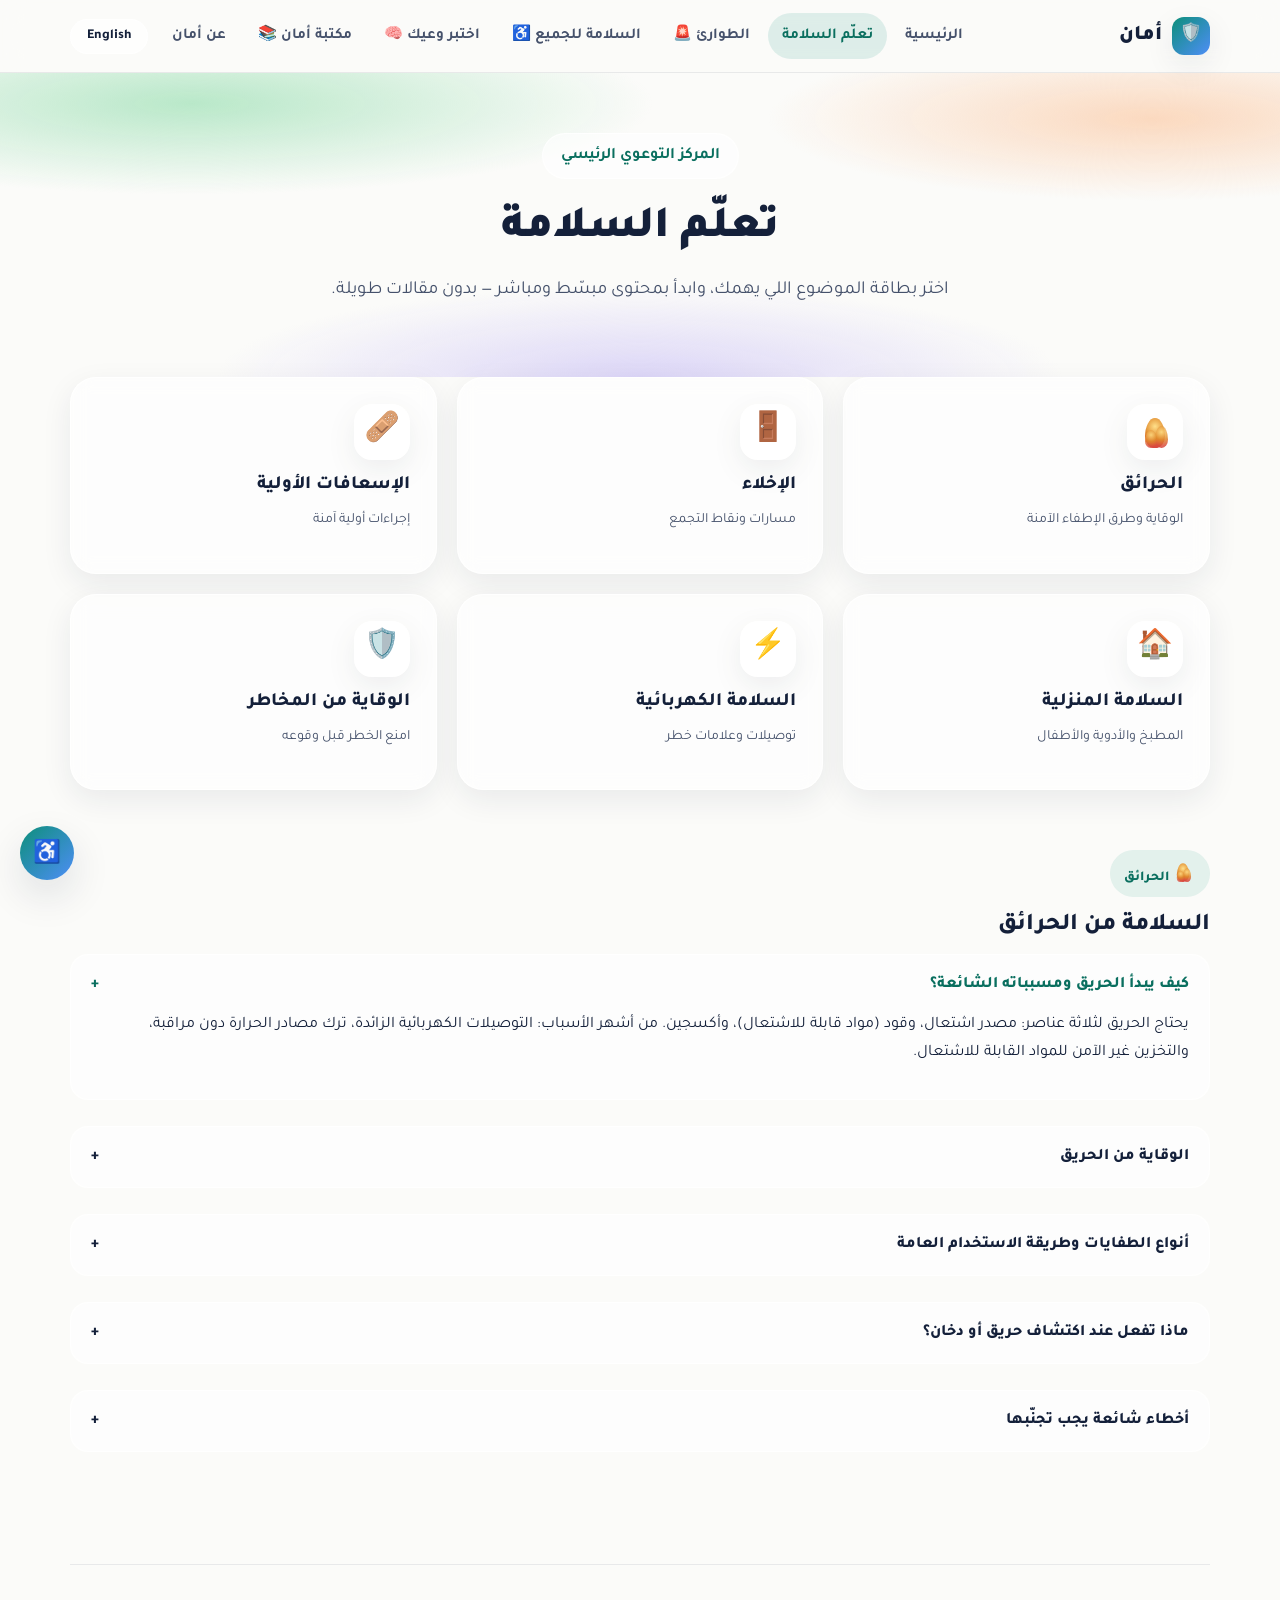
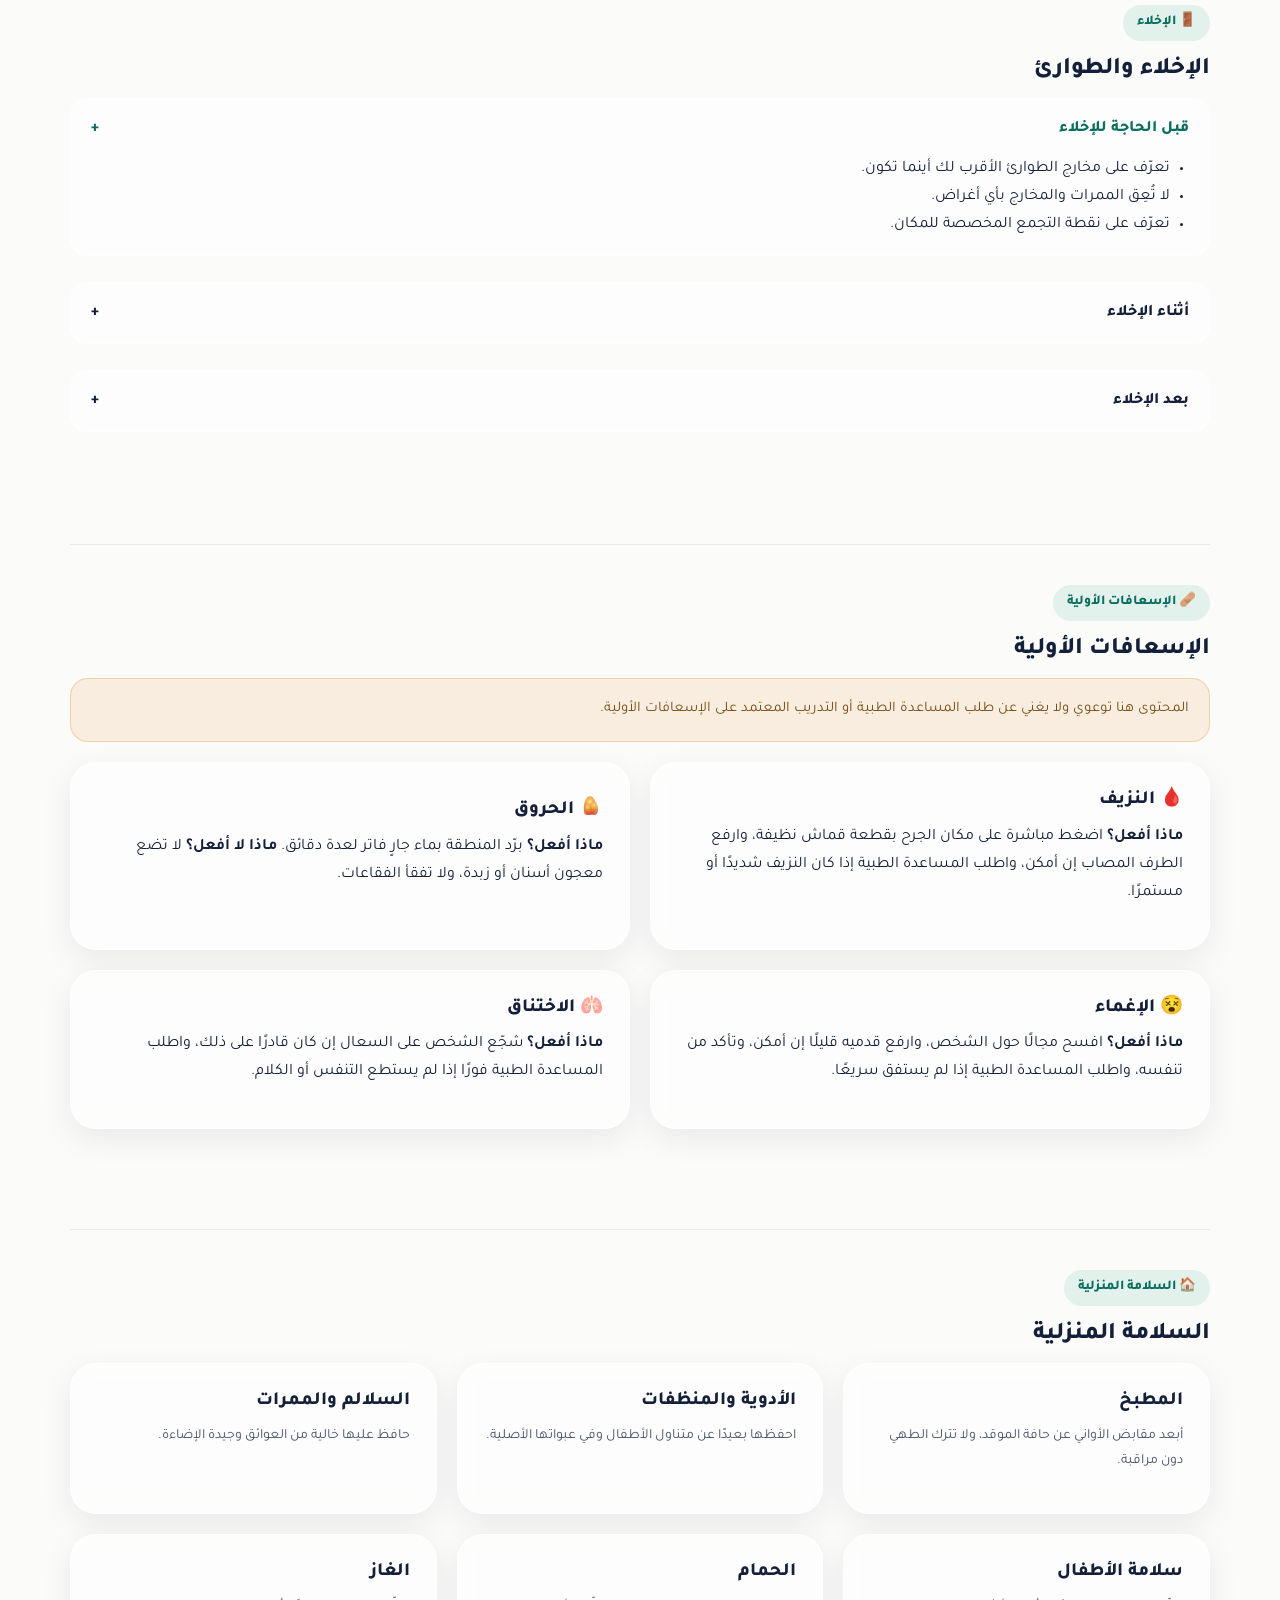
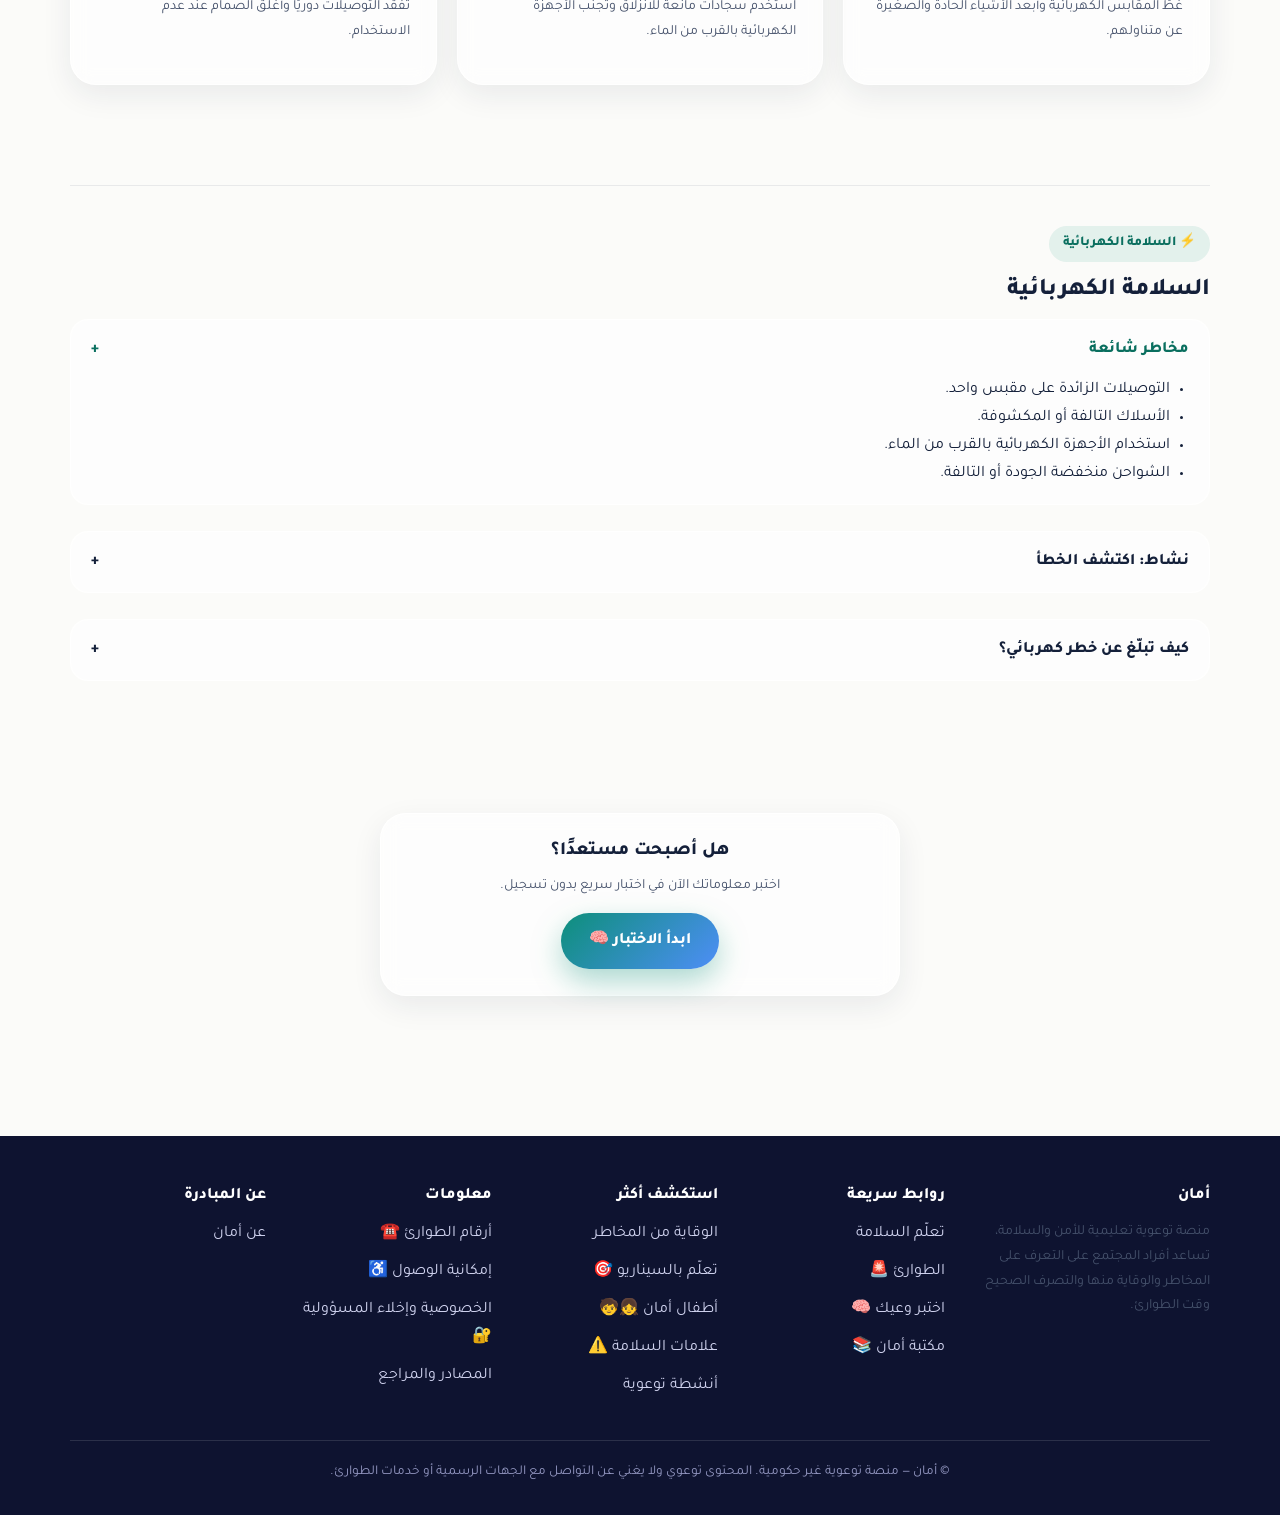
<file: learn-safety.html>
<!DOCTYPE html>
<html lang="ar" dir="rtl">
<head>
<meta charset="UTF-8">
<meta name="viewport" content="width=device-width, initial-scale=1.0">
<title data-ar="تعلّم السلامة — أمان" data-en="Learn Safety — Aman">تعلّم السلامة — أمان</title>
<meta name="description" content="محتوى توعوي مبسّط في الحرائق، الإخلاء، الإسعافات الأولية، السلامة المنزلية، والسلامة الكهربائية.">
<link rel="icon" type="image/svg+xml" href="assets/img/favicon.svg">
<meta property="og:type" content="website">
<meta property="og:title" content="تعلّم السلامة — أمان">
<meta property="og:description" content="محتوى توعوي مبسّط في الحرائق، الإخلاء، الإسعافات الأولية، السلامة المنزلية، والسلامة الكهربائية.">
<meta property="og:image" content="assets/img/favicon.svg">
<meta name="twitter:card" content="summary">
<link rel="stylesheet" href="assets/css/style.css">
</head>
<body>
<a class="skip-link" href="#main" data-ar="تخطي إلى المحتوى الرئيسي" data-en="Skip to main content">تخطي إلى المحتوى الرئيسي</a>

<header class="site-header">
  <div class="wrap header-inner">
    <a class="brand" href="index.html">
      <span class="brand-badge">🛡️</span>
      <span data-ar="أمان" data-en="Aman">أمان</span>
    </a>
    <div class="header-right">
      <nav class="main-nav">
        <a href="index.html" data-ar="الرئيسية" data-en="Home">الرئيسية</a>
        <a href="learn-safety.html" aria-current="page" data-ar="تعلّم السلامة" data-en="Learn Safety">تعلّم السلامة</a>
        <a href="emergency.html" data-ar="الطوارئ 🚨" data-en="Emergency 🚨">الطوارئ 🚨</a>
        <a href="accessible-content.html" data-ar="السلامة للجميع ♿" data-en="Safety for All ♿">السلامة للجميع ♿</a>
        <a href="quiz.html" data-ar="اختبر وعيك 🧠" data-en="Test Your Awareness 🧠">اختبر وعيك 🧠</a>
        <a href="library.html" data-ar="مكتبة أمان 📚" data-en="Aman Library 📚">مكتبة أمان 📚</a>
        <a href="about.html" data-ar="عن أمان" data-en="About Aman">عن أمان</a>
      </nav>
      <button class="lang-toggle" data-lang-btn>English</button>
      <button class="menu-toggle" aria-label="فتح القائمة" aria-expanded="false">☰</button>
    </div>
  </div>
</header>

<main id="main">
  <section class="hero mesh-bg" style="padding:60px 0 40px">
    <div class="wrap">
      <span class="tagline" data-ar="المركز التوعوي الرئيسي" data-en="The Main Learning Hub">المركز التوعوي الرئيسي</span>
      <h1 style="font-size:clamp(1.9rem,4vw,2.8rem)" data-ar="تعلّم السلامة" data-en="Learn Safety">تعلّم السلامة</h1>
      <p class="lead" data-ar="اختر بطاقة الموضوع اللي يهمك، وابدأ بمحتوى مبسّط ومباشر — بدون مقالات طويلة." data-en="Pick the topic card that matters to you and start with simple, direct content — no long articles.">اختر بطاقة الموضوع اللي يهمك، وابدأ بمحتوى مبسّط ومباشر — بدون مقالات طويلة.</p>
    </div>
  </section>

  <section class="section" style="padding-top:0">
    <div class="wrap">
      <div class="grid grid-3">
        <a class="card" href="#fire"><div class="card-icon"><span class="flame-icon" aria-hidden="true"><span></span><span></span><span></span></span></div><h3 data-ar="الحرائق" data-en="Fire">الحرائق</h3><p class="small" data-ar="الوقاية وطرق الإطفاء الآمنة" data-en="Prevention and safe extinguishing methods">الوقاية وطرق الإطفاء الآمنة</p></a>
        <a class="card" href="#evacuation"><div class="card-icon">🚪</div><h3 data-ar="الإخلاء" data-en="Evacuation">الإخلاء</h3><p class="small" data-ar="مسارات ونقاط التجمع" data-en="Routes and assembly points">مسارات ونقاط التجمع</p></a>
        <a class="card" href="#first-aid"><div class="card-icon">🩹</div><h3 data-ar="الإسعافات الأولية" data-en="First Aid">الإسعافات الأولية</h3><p class="small" data-ar="إجراءات أولية آمنة" data-en="Safe first steps">إجراءات أولية آمنة</p></a>
        <a class="card" href="#home"><div class="card-icon">🏠</div><h3 data-ar="السلامة المنزلية" data-en="Home Safety">السلامة المنزلية</h3><p class="small" data-ar="المطبخ والأدوية والأطفال" data-en="Kitchen, medicine, and children">المطبخ والأدوية والأطفال</p></a>
        <a class="card" href="#electrical"><div class="card-icon">⚡</div><h3 data-ar="السلامة الكهربائية" data-en="Electrical Safety">السلامة الكهربائية</h3><p class="small" data-ar="توصيلات وعلامات خطر" data-en="Wiring and warning signs">توصيلات وعلامات خطر</p></a>
        <a class="card" href="prevention.html"><div class="card-icon">🛡️</div><h3 data-ar="الوقاية من المخاطر" data-en="Risk Prevention">الوقاية من المخاطر</h3><p class="small" data-ar="امنع الخطر قبل وقوعه" data-en="Prevent the risk before it happens">امنع الخطر قبل وقوعه</p></a>
      </div>
    </div>
  </section>

  <section class="section" id="fire" style="padding-top:0">
    <div class="wrap">
      <span class="eyebrow"><span class="flame-icon sm" aria-hidden="true"><span></span><span></span><span></span></span> <span data-ar="الحرائق" data-en="Fire">الحرائق</span></span>
      <h2 data-ar="السلامة من الحرائق" data-en="Fire Safety">السلامة من الحرائق</h2>
      <div class="stack">
        <details class="accordion-item" open>
          <summary><span data-ar="كيف يبدأ الحريق ومسبباته الشائعة؟" data-en="How does a fire start, and what are its common causes?">كيف يبدأ الحريق ومسبباته الشائعة؟</span> <span>+</span></summary>
          <p data-ar="يحتاج الحريق لثلاثة عناصر: مصدر اشتعال، وقود (مواد قابلة للاشتعال)، وأكسجين. من أشهر الأسباب: التوصيلات الكهربائية الزائدة، ترك مصادر الحرارة دون مراقبة، والتخزين غير الآمن للمواد القابلة للاشتعال."
            data-en="A fire needs three elements: an ignition source, fuel (flammable material), and oxygen. Common causes include overloaded electrical connections, unattended heat sources, and unsafe storage of flammable materials.">يحتاج الحريق لثلاثة عناصر: مصدر اشتعال، وقود (مواد قابلة للاشتعال)، وأكسجين. من أشهر الأسباب: التوصيلات الكهربائية الزائدة، ترك مصادر الحرارة دون مراقبة، والتخزين غير الآمن للمواد القابلة للاشتعال.</p>
        </details>
        <details class="accordion-item">
          <summary><span data-ar="الوقاية من الحريق" data-en="Fire Prevention">الوقاية من الحريق</span> <span>+</span></summary>
          <ul data-ar-html="<li>تفقّد التوصيلات الكهربائية دوريًا وتجنّب التحميل الزائد.</li><li>لا تترك مصادر الحرارة (المواقد، الشموع) دون مراقبة.</li><li>خزّن المواد القابلة للاشتعال بعيدًا عن مصادر الحرارة.</li><li>ركّب كاشف دخان واختبره بشكل دوري.</li>"
            data-en-html="<li>Check electrical connections regularly and avoid overloading them.</li><li>Never leave heat sources (stoves, candles) unattended.</li><li>Store flammable materials away from heat sources.</li><li>Install a smoke detector and test it regularly.</li>">
            <li>تفقّد التوصيلات الكهربائية دوريًا وتجنّب التحميل الزائد.</li>
            <li>لا تترك مصادر الحرارة (المواقد، الشموع) دون مراقبة.</li>
            <li>خزّن المواد القابلة للاشتعال بعيدًا عن مصادر الحرارة.</li>
            <li>ركّب كاشف دخان واختبره بشكل دوري.</li>
          </ul>
        </details>
        <details class="accordion-item">
          <summary><span data-ar="أنواع الطفايات وطريقة الاستخدام العامة" data-en="Types of Extinguishers and General Use">أنواع الطفايات وطريقة الاستخدام العامة</span> <span>+</span></summary>
          <p data-ar="تختلف طفايات الحريق حسب نوع الحريق (كهربائي، زيوت، مواد صلبة). الاستخدام العام يتبع فكرة: اسحب مسمار الأمان، وجّه الخرطوم نحو قاعدة النار، اضغط المقبض، وحرّك من جانب لآخر. راعِ أن التطبيق العملي يجب أن يكون وفق تعليمات الطفاية والتدريب المعتمد."
            data-en="Fire extinguishers vary by fire type (electrical, oil, solid materials). The general idea: pull the safety pin, aim the hose at the base of the fire, squeeze the handle, and sweep side to side. Hands-on use should always follow the extinguisher's instructions and approved training.">تختلف طفايات الحريق حسب نوع الحريق (كهربائي، زيوت، مواد صلبة). الاستخدام العام يتبع فكرة: اسحب مسمار الأمان، وجّه الخرطوم نحو قاعدة النار، اضغط المقبض، وحرّك من جانب لآخر. راعِ أن التطبيق العملي يجب أن يكون وفق تعليمات الطفاية والتدريب المعتمد.</p>
        </details>
        <details class="accordion-item">
          <summary><span data-ar="ماذا تفعل عند اكتشاف حريق أو دخان؟" data-en="What to do when you discover fire or smoke?">ماذا تفعل عند اكتشاف حريق أو دخان؟</span> <span>+</span></summary>
          <ul data-ar-html="<li>نبّه من حولك وفعّل نظام الإنذار إن وُجد.</li><li>تواصل مع جهة الطوارئ المختصة.</li><li>ابدأ بالإخلاء عبر المسار الآمن.</li><li>لا تحاول إخماد حريق يفوق قدرتك على التعامل الآمن معه.</li>"
            data-en-html="<li>Alert those around you and trigger the alarm system if available.</li><li>Contact the relevant emergency service.</li><li>Begin evacuating via the safe route.</li><li>Do not try to put out a fire beyond your ability to handle safely.</li>">
            <li>نبّه من حولك وفعّل نظام الإنذار إن وُجد.</li>
            <li>تواصل مع جهة الطوارئ المختصة.</li>
            <li>ابدأ بالإخلاء عبر المسار الآمن.</li>
            <li>لا تحاول إخماد حريق يفوق قدرتك على التعامل الآمن معه.</li>
          </ul>
        </details>
        <details class="accordion-item">
          <summary><span data-ar="أخطاء شائعة يجب تجنّبها" data-en="Common Mistakes to Avoid">أخطاء شائعة يجب تجنّبها</span> <span>+</span></summary>
          <ul data-ar-html="<li>استخدام الماء لإطفاء حرائق الزيوت أو الكهرباء.</li><li>العودة لأخذ الممتلكات أثناء الإخلاء.</li><li>استخدام المصعد أثناء إنذار الحريق.</li>"
            data-en-html="<li>Using water to put out oil or electrical fires.</li><li>Going back for belongings during evacuation.</li><li>Using the elevator during a fire alarm.</li>">
            <li>استخدام الماء لإطفاء حرائق الزيوت أو الكهرباء.</li>
            <li>العودة لأخذ الممتلكات أثناء الإخلاء.</li>
            <li>استخدام المصعد أثناء إنذار الحريق.</li>
          </ul>
        </details>
      </div>
    </div>
  </section>

  <div class="wrap"><div class="divider"></div></div>

  <section class="section" id="evacuation" style="padding-top:0">
    <div class="wrap">
      <span class="eyebrow" data-ar="🚪 الإخلاء" data-en="🚪 Evacuation">🚪 الإخلاء</span>
      <h2 data-ar="الإخلاء والطوارئ" data-en="Evacuation & Emergencies">الإخلاء والطوارئ</h2>
      <div class="stack">
        <details class="accordion-item" open>
          <summary><span data-ar="قبل الحاجة للإخلاء" data-en="Before You Ever Need to Evacuate">قبل الحاجة للإخلاء</span> <span>+</span></summary>
          <ul data-ar-html="<li>تعرّف على مخارج الطوارئ الأقرب لك أينما تكون.</li><li>لا تُعِق الممرات والمخارج بأي أغراض.</li><li>تعرّف على نقطة التجمع المخصصة للمكان.</li>"
            data-en-html="<li>Know the nearest emergency exit wherever you are.</li><li>Never block hallways or exits with belongings.</li><li>Know the assembly point designated for the location.</li>">
            <li>تعرّف على مخارج الطوارئ الأقرب لك أينما تكون.</li>
            <li>لا تُعِق الممرات والمخارج بأي أغراض.</li>
            <li>تعرّف على نقطة التجمع المخصصة للمكان.</li>
          </ul>
        </details>
        <details class="accordion-item">
          <summary><span data-ar="أثناء الإخلاء" data-en="During Evacuation">أثناء الإخلاء</span> <span>+</span></summary>
          <ul data-ar-html="<li>اتبع مسار الإخلاء المحدد بهدوء ودون تدافع.</li><li>لا تعد لأخذ الممتلكات الشخصية.</li><li>ساعد من يحتاج مساعدة وفق قدرتك وخطة السلامة.</li><li>اتجه مباشرة لنقطة التجمع.</li>"
            data-en-html="<li>Follow the designated route calmly, without pushing.</li><li>Do not go back for personal belongings.</li><li>Help those who need assistance, within your ability and the safety plan.</li><li>Head straight to the assembly point.</li>">
            <li>اتبع مسار الإخلاء المحدد بهدوء ودون تدافع.</li>
            <li>لا تعد لأخذ الممتلكات الشخصية.</li>
            <li>ساعد من يحتاج مساعدة وفق قدرتك وخطة السلامة.</li>
            <li>اتجه مباشرة لنقطة التجمع.</li>
          </ul>
        </details>
        <details class="accordion-item">
          <summary><span data-ar="بعد الإخلاء" data-en="After Evacuation">بعد الإخلاء</span> <span>+</span></summary>
          <ul data-ar-html="<li>ابقَ في نقطة التجمع حتى إشعار آخر.</li><li>لا تعد إلى الموقع حتى تسمح الجهات المختصة بذلك.</li><li>اتبع تعليمات فرق الطوارئ.</li>"
            data-en-html="<li>Stay at the assembly point until told otherwise.</li><li>Do not return to the site until authorities allow it.</li><li>Follow emergency teams' instructions.</li>">
            <li>ابقَ في نقطة التجمع حتى إشعار آخر.</li>
            <li>لا تعد إلى الموقع حتى تسمح الجهات المختصة بذلك.</li>
            <li>اتبع تعليمات فرق الطوارئ.</li>
          </ul>
        </details>
      </div>
    </div>
  </section>

  <div class="wrap"><div class="divider"></div></div>

  <section class="section" id="first-aid" style="padding-top:0">
    <div class="wrap">
      <span class="eyebrow" data-ar="🩹 الإسعافات الأولية" data-en="🩹 First Aid">🩹 الإسعافات الأولية</span>
      <h2 data-ar="الإسعافات الأولية" data-en="First Aid">الإسعافات الأولية</h2>
      <p class="notice" data-ar="المحتوى هنا توعوي ولا يغني عن طلب المساعدة الطبية أو التدريب المعتمد على الإسعافات الأولية." data-en="This content is educational and does not replace seeking medical help or certified first aid training.">المحتوى هنا توعوي ولا يغني عن طلب المساعدة الطبية أو التدريب المعتمد على الإسعافات الأولية.</p>
      <div class="grid grid-2" style="margin-top:20px">
        <div class="card">
          <h3 data-ar="🩸 النزيف" data-en="🩸 Bleeding">🩸 النزيف</h3>
          <p><strong data-ar="ماذا أفعل؟" data-en="What to do?">ماذا أفعل؟</strong> <span data-ar="اضغط مباشرة على مكان الجرح بقطعة قماش نظيفة، وارفع الطرف المصاب إن أمكن، واطلب المساعدة الطبية إذا كان النزيف شديدًا أو مستمرًا." data-en="Apply direct pressure to the wound with a clean cloth, raise the injured limb if possible, and seek medical help if bleeding is severe or continuous.">اضغط مباشرة على مكان الجرح بقطعة قماش نظيفة، وارفع الطرف المصاب إن أمكن، واطلب المساعدة الطبية إذا كان النزيف شديدًا أو مستمرًا.</span></p>
        </div>
        <div class="card">
          <h3><span class="flame-icon sm" aria-hidden="true"><span></span><span></span><span></span></span> <span data-ar="الحروق" data-en="Burns">الحروق</span></h3>
          <p><strong data-ar="ماذا أفعل؟" data-en="What to do?">ماذا أفعل؟</strong> <span data-ar="برّد المنطقة بماء جارٍ فاتر لعدة دقائق." data-en="Cool the area with lukewarm running water for several minutes.">برّد المنطقة بماء جارٍ فاتر لعدة دقائق.</span> <strong data-ar="ماذا لا أفعل؟" data-en="What not to do?">ماذا لا أفعل؟</strong> <span data-ar="لا تضع معجون أسنان أو زبدة، ولا تفقأ الفقاعات." data-en="Don't apply toothpaste or butter, and don't pop blisters.">لا تضع معجون أسنان أو زبدة، ولا تفقأ الفقاعات.</span></p>
        </div>
        <div class="card">
          <h3 data-ar="😵 الإغماء" data-en="😵 Fainting">😵 الإغماء</h3>
          <p><strong data-ar="ماذا أفعل؟" data-en="What to do?">ماذا أفعل؟</strong> <span data-ar="افسح مجالًا حول الشخص، وارفع قدميه قليلًا إن أمكن، وتأكد من تنفسه، واطلب المساعدة الطبية إذا لم يستفق سريعًا." data-en="Give the person space, raise their legs slightly if possible, check their breathing, and seek medical help if they don't recover quickly.">افسح مجالًا حول الشخص، وارفع قدميه قليلًا إن أمكن، وتأكد من تنفسه، واطلب المساعدة الطبية إذا لم يستفق سريعًا.</span></p>
        </div>
        <div class="card">
          <h3 data-ar="🫁 الاختناق" data-en="🫁 Choking">🫁 الاختناق</h3>
          <p><strong data-ar="ماذا أفعل؟" data-en="What to do?">ماذا أفعل؟</strong> <span data-ar="شجّع الشخص على السعال إن كان قادرًا على ذلك، واطلب المساعدة الطبية فورًا إذا لم يستطع التنفس أو الكلام." data-en="Encourage coughing if the person can, and call for medical help immediately if they can't breathe or speak.">شجّع الشخص على السعال إن كان قادرًا على ذلك، واطلب المساعدة الطبية فورًا إذا لم يستطع التنفس أو الكلام.</span></p>
        </div>
      </div>
    </div>
  </section>

  <div class="wrap"><div class="divider"></div></div>

  <section class="section" id="home" style="padding-top:0">
    <div class="wrap">
      <span class="eyebrow" data-ar="🏠 السلامة المنزلية" data-en="🏠 Home Safety">🏠 السلامة المنزلية</span>
      <h2 data-ar="السلامة المنزلية" data-en="Home Safety">السلامة المنزلية</h2>
      <div class="grid grid-3">
        <div class="card"><h3 data-ar="المطبخ" data-en="Kitchen">المطبخ</h3><p class="small" data-ar="أبعد مقابض الأواني عن حافة الموقد، ولا تترك الطهي دون مراقبة." data-en="Keep pot handles away from the stove edge, and never leave cooking unattended.">أبعد مقابض الأواني عن حافة الموقد، ولا تترك الطهي دون مراقبة.</p></div>
        <div class="card"><h3 data-ar="الأدوية والمنظفات" data-en="Medicine & Cleaning Products">الأدوية والمنظفات</h3><p class="small" data-ar="احفظها بعيدًا عن متناول الأطفال وفي عبواتها الأصلية." data-en="Keep them out of children's reach and in their original containers.">احفظها بعيدًا عن متناول الأطفال وفي عبواتها الأصلية.</p></div>
        <div class="card"><h3 data-ar="السلالم والممرات" data-en="Stairs & Hallways">السلالم والممرات</h3><p class="small" data-ar="حافظ عليها خالية من العوائق وجيدة الإضاءة." data-en="Keep them clear of obstacles and well lit.">حافظ عليها خالية من العوائق وجيدة الإضاءة.</p></div>
        <div class="card"><h3 data-ar="سلامة الأطفال" data-en="Child Safety">سلامة الأطفال</h3><p class="small" data-ar="غطِّ المقابس الكهربائية وأبعد الأشياء الحادة والصغيرة عن متناولهم." data-en="Cover electrical outlets and keep sharp or small objects out of reach.">غطِّ المقابس الكهربائية وأبعد الأشياء الحادة والصغيرة عن متناولهم.</p></div>
        <div class="card"><h3 data-ar="الحمام" data-en="Bathroom">الحمام</h3><p class="small" data-ar="استخدم سجادات مانعة للانزلاق وتجنّب الأجهزة الكهربائية بالقرب من الماء." data-en="Use non-slip mats and keep electrical devices away from water.">استخدم سجادات مانعة للانزلاق وتجنّب الأجهزة الكهربائية بالقرب من الماء.</p></div>
        <div class="card"><h3 data-ar="الغاز" data-en="Gas">الغاز</h3><p class="small" data-ar="تفقّد التوصيلات دوريًا وأغلق الصمام عند عدم الاستخدام." data-en="Check connections regularly and close the valve when not in use.">تفقّد التوصيلات دوريًا وأغلق الصمام عند عدم الاستخدام.</p></div>
      </div>
    </div>
  </section>

  <div class="wrap"><div class="divider"></div></div>

  <section class="section" id="electrical" style="padding-top:0">
    <div class="wrap">
      <span class="eyebrow" data-ar="⚡ السلامة الكهربائية" data-en="⚡ Electrical Safety">⚡ السلامة الكهربائية</span>
      <h2 data-ar="السلامة الكهربائية" data-en="Electrical Safety">السلامة الكهربائية</h2>
      <div class="stack">
        <details class="accordion-item" open>
          <summary><span data-ar="مخاطر شائعة" data-en="Common Hazards">مخاطر شائعة</span> <span>+</span></summary>
          <ul data-ar-html="<li>التوصيلات الزائدة على مقبس واحد.</li><li>الأسلاك التالفة أو المكشوفة.</li><li>استخدام الأجهزة الكهربائية بالقرب من الماء.</li><li>الشواحن منخفضة الجودة أو التالفة.</li>"
            data-en-html="<li>Overloading a single outlet.</li><li>Damaged or exposed wiring.</li><li>Using electrical devices near water.</li><li>Low-quality or damaged chargers.</li>">
            <li>التوصيلات الزائدة على مقبس واحد.</li>
            <li>الأسلاك التالفة أو المكشوفة.</li>
            <li>استخدام الأجهزة الكهربائية بالقرب من الماء.</li>
            <li>الشواحن منخفضة الجودة أو التالفة.</li>
          </ul>
        </details>
        <details class="accordion-item">
          <summary><span data-ar="نشاط: اكتشف الخطأ" data-en="Activity: Spot the Mistake">نشاط: اكتشف الخطأ</span> <span>+</span></summary>
          <p class="small" data-ar="تخيّل غرفة فيها توصيلة كهربائية محمّلة بعدة أجهزة، وسلك ممدود تحت سجادة، وشاحن قريب من كوب ماء — حاول تحديد كل هذه المخاطر قبل ما تكمل قراءتك، ثم راجع القائمة أعلاه للتأكد."
            data-en="Picture a room with a power strip overloaded with devices, a cable running under a rug, and a charger sitting near a glass of water — try to spot all these hazards before reading on, then check the list above to confirm.">تخيّل غرفة فيها توصيلة كهربائية محمّلة بعدة أجهزة، وسلك ممدود تحت سجادة، وشاحن قريب من كوب ماء — حاول تحديد كل هذه المخاطر قبل ما تكمل قراءتك، ثم راجع القائمة أعلاه للتأكد.</p>
        </details>
        <details class="accordion-item">
          <summary><span data-ar="كيف تبلّغ عن خطر كهربائي؟" data-en="How to Report an Electrical Hazard?">كيف تبلّغ عن خطر كهربائي؟</span> <span>+</span></summary>
          <p data-ar="ابتعد عن مصدر الخطر فورًا، ولا تحاول إصلاحه بنفسك، وأبلغ المسؤول عن المكان أو الجهة المختصة بالصيانة الكهربائية."
            data-en="Move away from the hazard immediately, don't try to fix it yourself, and report it to whoever is responsible for the location or the electrical maintenance team.">ابتعد عن مصدر الخطر فورًا، ولا تحاول إصلاحه بنفسك، وأبلغ المسؤول عن المكان أو الجهة المختصة بالصيانة الكهربائية.</p>
        </details>
      </div>
    </div>
  </section>

  <section class="section">
    <div class="wrap text-center">
      <div class="card" style="max-width:520px; margin:0 auto">
        <h3 data-ar="هل أصبحت مستعدًا؟" data-en="Feeling Ready?">هل أصبحت مستعدًا؟</h3>
        <p class="small" data-ar="اختبر معلوماتك الآن في اختبار سريع بدون تسجيل." data-en="Test your knowledge now with a quick, no-sign-up quiz.">اختبر معلوماتك الآن في اختبار سريع بدون تسجيل.</p>
        <a class="btn btn-primary" href="quiz.html" data-ar="ابدأ الاختبار 🧠" data-en="Start the Quiz 🧠">ابدأ الاختبار 🧠</a>
      </div>
    </div>
  </section>
</main>

<footer class="site-footer">
  <div class="wrap">
    <div class="footer-grid footer-grid-5">
      <div>
        <h4 data-ar="أمان" data-en="Aman">أمان</h4>
        <p class="small"
          data-ar="منصة توعوية تعليمية للأمن والسلامة، تساعد أفراد المجتمع على التعرف على المخاطر والوقاية منها والتصرف الصحيح وقت الطوارئ."
          data-en="An educational awareness platform for security and safety, helping people recognize risks, prevent them, and respond correctly during emergencies.">منصة توعوية تعليمية للأمن والسلامة، تساعد أفراد المجتمع على التعرف على
          المخاطر والوقاية منها والتصرف الصحيح وقت الطوارئ.</p>
      </div>
      <div>
        <h4 data-ar="روابط سريعة" data-en="Quick Links">روابط سريعة</h4>
        <ul>
          <li><a href="learn-safety.html" data-ar="تعلّم السلامة" data-en="Learn Safety">تعلّم السلامة</a></li>
          <li><a href="emergency.html" data-ar="الطوارئ 🚨" data-en="Emergency 🚨">الطوارئ 🚨</a></li>
          <li><a href="quiz.html" data-ar="اختبر وعيك 🧠" data-en="Test Your Awareness 🧠">اختبر وعيك 🧠</a></li>
          <li><a href="library.html" data-ar="مكتبة أمان 📚" data-en="Aman Library 📚">مكتبة أمان 📚</a></li>
        </ul>
      </div>
      <div>
        <h4 data-ar="استكشف أكثر" data-en="Explore More">استكشف أكثر</h4>
        <ul>
          <li><a href="prevention.html" data-ar="الوقاية من المخاطر" data-en="Risk Prevention">الوقاية من المخاطر</a></li>
          <li><a href="scenarios.html" data-ar="تعلّم بالسيناريو 🎯" data-en="Scenario Learning 🎯">تعلّم بالسيناريو 🎯</a></li>
          <li><a href="kids.html" data-ar="أطفال أمان 👧🧒" data-en="Kids' Safety 👧🧒">أطفال أمان 👧🧒</a></li>
          <li><a href="signs.html" data-ar="علامات السلامة ⚠️" data-en="Safety Signs ⚠️">علامات السلامة ⚠️</a></li>
          <li><a href="activities.html" data-ar="أنشطة توعوية" data-en="Awareness Activities">أنشطة توعوية</a></li>
        </ul>
      </div>
      <div>
        <h4 data-ar="معلومات" data-en="Information">معلومات</h4>
        <ul>
          <li><a href="emergency-numbers.html" data-ar="أرقام الطوارئ ☎️" data-en="Emergency Numbers ☎️">أرقام الطوارئ ☎️</a></li>
          <li><a href="#" data-open-a11y data-ar="إمكانية الوصول ♿" data-en="Accessibility ♿">إمكانية الوصول ♿</a></li>
          <li><a href="privacy.html" data-ar="الخصوصية وإخلاء المسؤولية 🔐" data-en="Privacy & Disclaimer 🔐">الخصوصية وإخلاء المسؤولية 🔐</a></li>
          <li><a href="sources.html" data-ar="المصادر والمراجع" data-en="Sources & References">المصادر والمراجع</a></li>
        </ul>
      </div>
      <div>
        <h4 data-ar="عن المبادرة" data-en="About the Initiative">عن المبادرة</h4>
        <ul>
          <li><a href="about.html" data-ar="عن أمان" data-en="About Aman">عن أمان</a></li>
        </ul>
      </div>
    </div>
    <div class="footer-bottom"
      data-ar="© أمان — منصة توعوية غير حكومية. المحتوى توعوي ولا يغني عن التواصل مع الجهات الرسمية أو خدمات الطوارئ."
      data-en="© Aman — a non-governmental awareness platform. Content is educational and does not replace contacting official authorities or emergency services.">© أمان — منصة توعوية غير حكومية. المحتوى توعوي ولا يغني عن التواصل مع الجهات الرسمية أو خدمات الطوارئ.</div>
  </div>
</footer>

<button class="a11y-toggle" aria-label="إمكانية الوصول">♿</button>
<div class="a11y-panel">
  <h4 data-ar="إمكانية الوصول" data-en="Accessibility">إمكانية الوصول</h4>
  <div class="a11y-row">
    <span data-ar="حجم الخط" data-en="Font Size">حجم الخط</span>
    <div class="stepper">
      <button data-font-step="-0.1" aria-label="تصغير الخط">-</button>
      <button data-font-step="0.1" aria-label="تكبير الخط">+</button>
    </div>
  </div>
  <div class="a11y-row">
    <span data-ar="تباين عالٍ" data-en="High Contrast">تباين عالٍ</span>
    <button class="switch contrast-switch" aria-label="تبديل التباين العالي"></button>
  </div>
</div>

<script src="assets/js/main.js"></script></body>
</html>
</file>
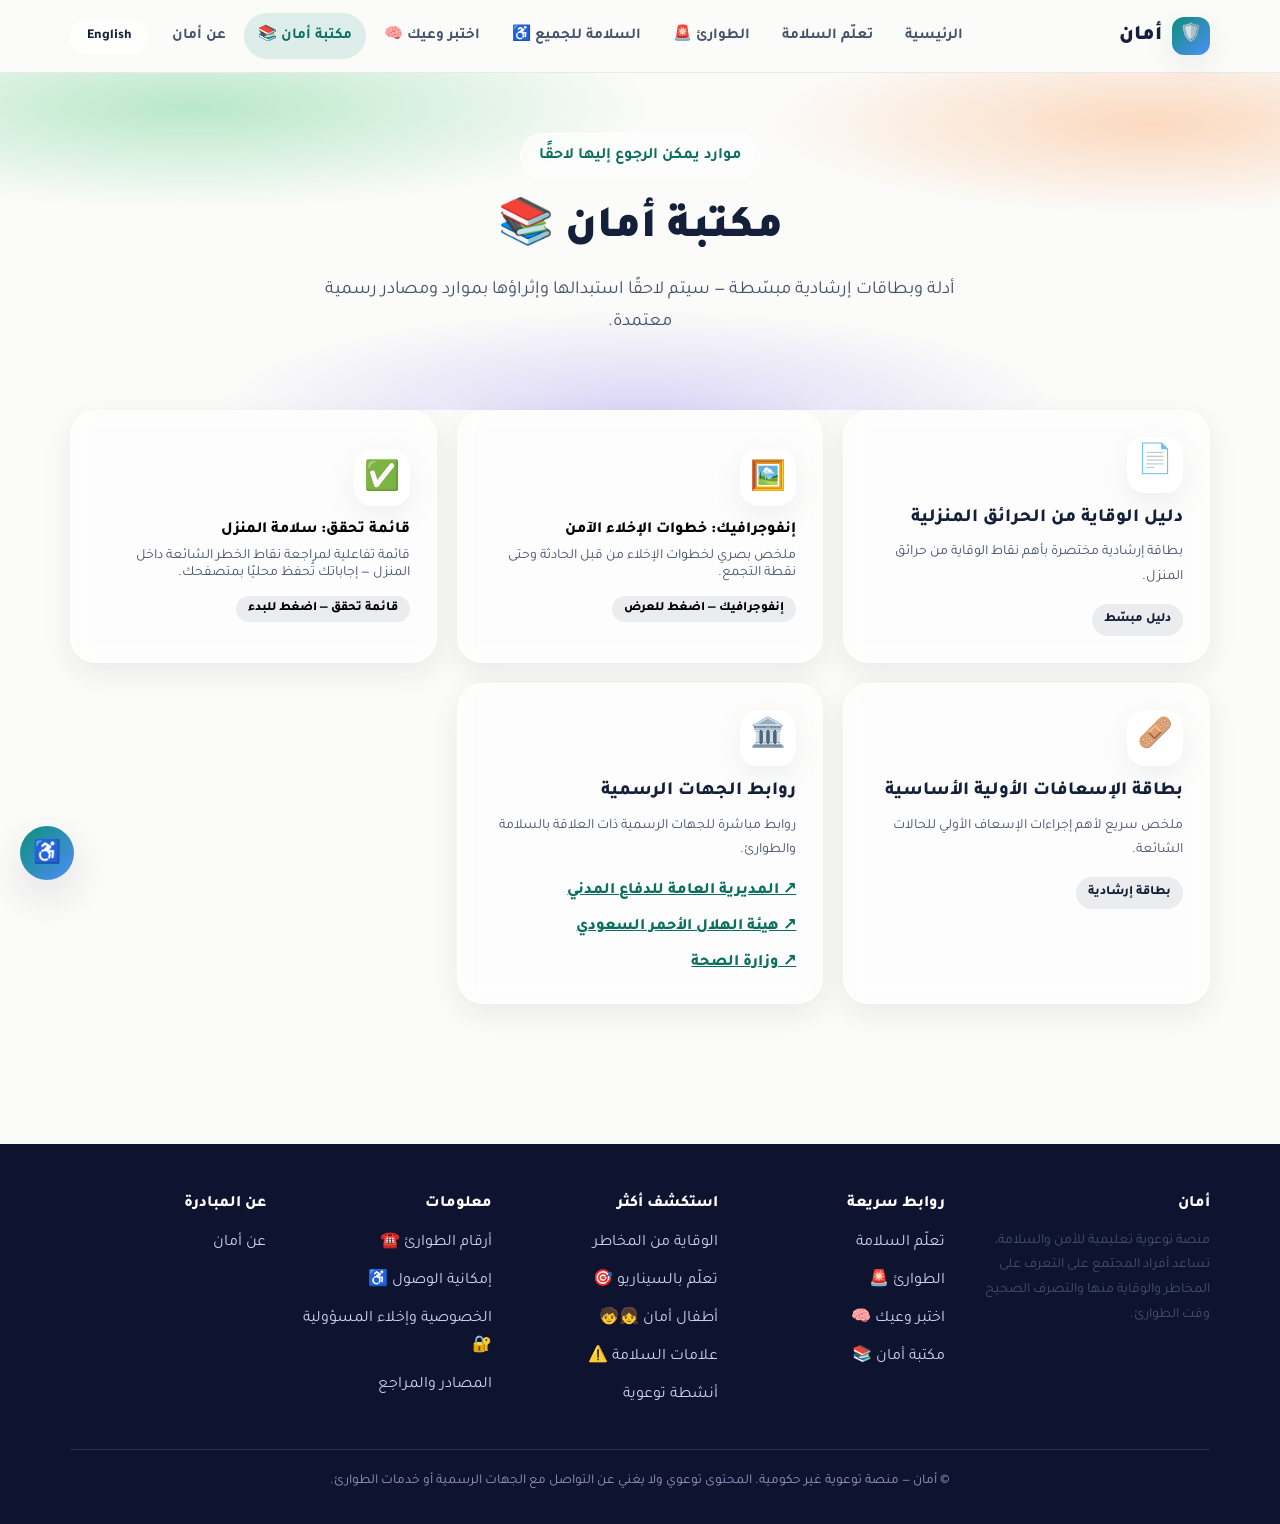
<file: library.html>
<!DOCTYPE html>
<html lang="ar" dir="rtl">
<head>
<meta charset="UTF-8">
<meta name="viewport" content="width=device-width, initial-scale=1.0">
<title data-ar="مكتبة أمان — أمان" data-en="Aman Library — Aman">مكتبة أمان — أمان</title>
<meta name="description" content="مكتبة موارد وأدلة توعوية بالسلامة: بطاقات إرشادية، إنفوجرافيك، وروابط الجهات الرسمية.">
<link rel="icon" type="image/svg+xml" href="assets/img/favicon.svg">
<meta property="og:type" content="website">
<meta property="og:title" content="مكتبة أمان — أمان">
<meta property="og:description" content="مكتبة موارد وأدلة توعوية بالسلامة: بطاقات إرشادية، إنفوجرافيك، وروابط الجهات الرسمية.">
<meta property="og:image" content="assets/img/favicon.svg">
<meta name="twitter:card" content="summary">
<link rel="stylesheet" href="assets/css/style.css">
</head>
<body>
<a class="skip-link" href="#main" data-ar="تخطي إلى المحتوى الرئيسي" data-en="Skip to main content">تخطي إلى المحتوى الرئيسي</a>

<header class="site-header">
  <div class="wrap header-inner">
    <a class="brand" href="index.html">
      <span class="brand-badge">🛡️</span>
      <span data-ar="أمان" data-en="Aman">أمان</span>
    </a>
    <div class="header-right">
      <nav class="main-nav">
        <a href="index.html" data-ar="الرئيسية" data-en="Home">الرئيسية</a>
        <a href="learn-safety.html" data-ar="تعلّم السلامة" data-en="Learn Safety">تعلّم السلامة</a>
        <a href="emergency.html" data-ar="الطوارئ 🚨" data-en="Emergency 🚨">الطوارئ 🚨</a>
        <a href="accessible-content.html" data-ar="السلامة للجميع ♿" data-en="Safety for All ♿">السلامة للجميع ♿</a>
        <a href="quiz.html" data-ar="اختبر وعيك 🧠" data-en="Test Your Awareness 🧠">اختبر وعيك 🧠</a>
        <a href="library.html" aria-current="page" data-ar="مكتبة أمان 📚" data-en="Aman Library 📚">مكتبة أمان 📚</a>
        <a href="about.html" data-ar="عن أمان" data-en="About Aman">عن أمان</a>
      </nav>
      <button class="lang-toggle" data-lang-btn>English</button>
      <button class="menu-toggle" aria-label="فتح القائمة" aria-expanded="false">☰</button>
    </div>
  </div>
</header>

<main id="main">
  <section class="hero mesh-bg" style="padding:60px 0 40px">
    <div class="wrap">
      <span class="tagline" data-ar="موارد يمكن الرجوع إليها لاحقًا" data-en="Resources you can return to anytime">موارد يمكن الرجوع إليها لاحقًا</span>
      <h1 style="font-size:clamp(1.9rem,4vw,2.8rem)" data-ar="مكتبة أمان 📚" data-en="Aman Library 📚">مكتبة أمان 📚</h1>
      <p class="lead" data-ar="أدلة وبطاقات إرشادية مبسّطة — سيتم لاحقًا استبدالها وإثراؤها بموارد ومصادر رسمية معتمدة." data-en="Simplified guides and reference cards — these will later be replaced and enriched with approved official resources and sources.">أدلة وبطاقات إرشادية مبسّطة — سيتم لاحقًا استبدالها وإثراؤها بموارد ومصادر رسمية معتمدة.</p>
    </div>
  </section>

  <section class="section" style="padding-top:0">
    <div class="wrap">
      <div class="grid grid-3">
        <a class="card" href="learn-safety.html#fire">
          <div class="card-icon">📄</div>
          <h3 data-ar="دليل الوقاية من الحرائق المنزلية" data-en="Home Fire Prevention Guide">دليل الوقاية من الحرائق المنزلية</h3>
          <p class="small" data-ar="بطاقة إرشادية مختصرة بأهم نقاط الوقاية من حرائق المنزل." data-en="A short reference card with the key points for preventing home fires.">بطاقة إرشادية مختصرة بأهم نقاط الوقاية من حرائق المنزل.</p>
          <span class="badge" data-ar="دليل مبسّط" data-en="Simplified Guide">دليل مبسّط</span>
        </a>
        <button class="card" style="text-align:right; width:100%; border:1px solid var(--glass-border)" data-open-infographic>
          <div class="card-icon">🖼️</div>
          <h3 data-ar="إنفوجرافيك: خطوات الإخلاء الآمن" data-en="Infographic: Safe Evacuation Steps">إنفوجرافيك: خطوات الإخلاء الآمن</h3>
          <p class="small" data-ar="ملخص بصري لخطوات الإخلاء من قبل الحادثة وحتى نقطة التجمع." data-en="A visual summary of evacuation steps, from before the incident to the assembly point.">ملخص بصري لخطوات الإخلاء من قبل الحادثة وحتى نقطة التجمع.</p>
          <span class="badge" data-ar="إنفوجرافيك — اضغط للعرض" data-en="Infographic — click to view">إنفوجرافيك — اضغط للعرض</span>
        </button>
        <button class="card" style="text-align:right; width:100%; border:1px solid var(--glass-border)" data-open-checklist>
          <div class="card-icon">✅</div>
          <h3 data-ar="قائمة تحقق: سلامة المنزل" data-en="Checklist: Home Safety">قائمة تحقق: سلامة المنزل</h3>
          <p class="small" data-ar="قائمة تفاعلية لمراجعة نقاط الخطر الشائعة داخل المنزل — إجاباتك تُحفظ محليًا بمتصفحك." data-en="An interactive checklist for common home hazards — your answers are saved locally in your browser.">قائمة تفاعلية لمراجعة نقاط الخطر الشائعة داخل المنزل — إجاباتك تُحفظ محليًا بمتصفحك.</p>
          <span class="badge" data-ar="قائمة تحقق — اضغط للبدء" data-en="Checklist — click to start">قائمة تحقق — اضغط للبدء</span>
        </button>
        <a class="card" href="learn-safety.html#first-aid">
          <div class="card-icon">🩹</div>
          <h3 data-ar="بطاقة الإسعافات الأولية الأساسية" data-en="Basic First Aid Card">بطاقة الإسعافات الأولية الأساسية</h3>
          <p class="small" data-ar="ملخص سريع لأهم إجراءات الإسعاف الأولي للحالات الشائعة." data-en="A quick summary of key first-aid steps for common cases.">ملخص سريع لأهم إجراءات الإسعاف الأولي للحالات الشائعة.</p>
          <span class="badge" data-ar="بطاقة إرشادية" data-en="Reference Card">بطاقة إرشادية</span>
        </a>
        <div class="card">
          <div class="card-icon">🏛️</div>
          <h3 data-ar="روابط الجهات الرسمية" data-en="Official Authority Links">روابط الجهات الرسمية</h3>
          <p class="small" data-ar="روابط مباشرة للجهات الرسمية ذات العلاقة بالسلامة والطوارئ." data-en="Direct links to official authorities related to safety and emergencies.">روابط مباشرة للجهات الرسمية ذات العلاقة بالسلامة والطوارئ.</p>
          <ul style="list-style:none; padding:0; margin-top:14px; display:flex; flex-direction:column; gap:8px">
            <li><a href="https://998.gov.sa/" target="_blank" rel="noopener noreferrer" style="font-weight:800; color:var(--teal-700)" data-ar="↗ المديرية العامة للدفاع المدني" data-en="↗ General Directorate of Civil Defense">↗ المديرية العامة للدفاع المدني</a></li>
            <li><a href="https://www.srca.org.sa/" target="_blank" rel="noopener noreferrer" style="font-weight:800; color:var(--teal-700)" data-ar="↗ هيئة الهلال الأحمر السعودي" data-en="↗ Saudi Red Crescent Authority">↗ هيئة الهلال الأحمر السعودي</a></li>
            <li><a href="https://www.moh.gov.sa/" target="_blank" rel="noopener noreferrer" style="font-weight:800; color:var(--teal-700)" data-ar="↗ وزارة الصحة" data-en="↗ Ministry of Health">↗ وزارة الصحة</a></li>
          </ul>
        </div>
      </div>
    </div>
  </section>
</main>

<!-- لوحة الإنفوجرافيك -->
<div class="lightbox" data-infographic-modal hidden>
  <div class="lightbox-inner">
    <button class="lightbox-close" data-close-infographic aria-label="إغلاق">✕</button>
    <svg viewBox="0 0 520 220" xmlns="http://www.w3.org/2000/svg" role="img" aria-label="خطوات الإخلاء الآمن">
      <defs>
        <linearGradient id="lg" x1="0" y1="0" x2="1" y2="0">
          <stop offset="0" stop-color="#0d8f7a"/>
          <stop offset="1" stop-color="#4e8ef7"/>
        </linearGradient>
      </defs>
      <line x1="60" y1="60" x2="460" y2="60" stroke="url(#lg)" stroke-width="4" stroke-dasharray="2 10" stroke-linecap="round"/>
      <g font-family="inherit">
        <circle cx="60" cy="60" r="34" fill="#0d8f7a"/>
        <text x="60" y="68" text-anchor="middle" font-size="26" fill="#fff">1</text>
        <text x="60" y="120" text-anchor="middle" font-size="14" fill="#14203a" font-weight="700" data-ar="سمعت الإنذار" data-en="Hear the alarm">سمعت الإنذار</text>

        <circle cx="193" cy="60" r="34" fill="#3aa38f"/>
        <text x="193" y="68" text-anchor="middle" font-size="26" fill="#fff">2</text>
        <text x="193" y="120" text-anchor="middle" font-size="14" fill="#14203a" font-weight="700" data-ar="اتبع مسار الإخلاء" data-en="Follow the route">اتبع مسار الإخلاء</text>

        <circle cx="327" cy="60" r="34" fill="#3f7fd1"/>
        <text x="327" y="68" text-anchor="middle" font-size="26" fill="#fff">3</text>
        <text x="327" y="120" text-anchor="middle" font-size="14" fill="#14203a" font-weight="700" data-ar="لا تتدافع ولا تعد" data-en="No pushing, no going back">لا تتدافع ولا تعد</text>

        <circle cx="460" cy="60" r="34" fill="#4e8ef7"/>
        <text x="460" y="68" text-anchor="middle" font-size="26" fill="#fff">4</text>
        <text x="460" y="120" text-anchor="middle" font-size="14" fill="#14203a" font-weight="700" data-ar="نقطة التجمع" data-en="Assembly point">نقطة التجمع</text>
      </g>
      <text x="260" y="170" text-anchor="middle" font-size="13" fill="#45516b" data-ar="ابقَ بنقطة التجمع حتى تسمح الجهات المختصة بالعودة." data-en="Stay at the assembly point until authorities allow you to return.">ابقَ بنقطة التجمع حتى تسمح الجهات المختصة بالعودة.</text>
    </svg>
  </div>
</div>

<!-- لوحة قائمة التحقق -->
<div class="lightbox" data-checklist-modal hidden>
  <div class="lightbox-inner">
    <button class="lightbox-close" data-close-checklist aria-label="إغلاق">✕</button>
    <h3 data-ar="قائمة تحقق: سلامة المنزل" data-en="Checklist: Home Safety">قائمة تحقق: سلامة المنزل</h3>
    <p class="small" data-checklist-progress></p>
    <div class="checklist" data-checklist-items>
      <label class="checklist-item"><input type="checkbox" data-check-id="stove"> <span data-ar="مقابض الأواني بعيدة عن حافة الموقد" data-en="Pot handles kept away from the stove edge">مقابض الأواني بعيدة عن حافة الموقد</span></label>
      <label class="checklist-item"><input type="checkbox" data-check-id="meds"> <span data-ar="الأدوية والمنظفات بعيدة عن متناول الأطفال" data-en="Medicine and cleaning products out of children's reach">الأدوية والمنظفات بعيدة عن متناول الأطفال</span></label>
      <label class="checklist-item"><input type="checkbox" data-check-id="stairs"> <span data-ar="السلالم والممرات خالية من العوائق وجيدة الإضاءة" data-en="Stairs and hallways clear of obstacles and well lit">السلالم والممرات خالية من العوائق وجيدة الإضاءة</span></label>
      <label class="checklist-item"><input type="checkbox" data-check-id="outlets"> <span data-ar="المقابس الكهربائية القريبة من الأطفال مغطّاة" data-en="Electrical outlets near children are covered">المقابس الكهربائية القريبة من الأطفال مغطّاة</span></label>
      <label class="checklist-item"><input type="checkbox" data-check-id="gas"> <span data-ar="توصيلات الغاز مفحوصة والصمام مغلق عند عدم الاستخدام" data-en="Gas connections checked and the valve closed when not in use">توصيلات الغاز مفحوصة والصمام مغلق عند عدم الاستخدام</span></label>
      <label class="checklist-item"><input type="checkbox" data-check-id="overload"> <span data-ar="لا يوجد تحميل زائد على أي مقبس كهربائي" data-en="No outlet is overloaded">لا يوجد تحميل زائد على أي مقبس كهربائي</span></label>
      <label class="checklist-item"><input type="checkbox" data-check-id="smoke"> <span data-ar="كاشف الدخان مركّب ويعمل بشكل جيد" data-en="Smoke detector installed and working well">كاشف الدخان مركّب ويعمل بشكل جيد</span></label>
      <label class="checklist-item"><input type="checkbox" data-check-id="exit"> <span data-ar="أعرف أقرب مخرج ونقطة تجمع لمنزلي" data-en="I know my home's nearest exit and assembly point">أعرف أقرب مخرج ونقطة تجمع لمنزلي</span></label>
    </div>
  </div>
</div>

<footer class="site-footer">
  <div class="wrap">
    <div class="footer-grid footer-grid-5">
      <div>
        <h4 data-ar="أمان" data-en="Aman">أمان</h4>
        <p class="small"
          data-ar="منصة توعوية تعليمية للأمن والسلامة، تساعد أفراد المجتمع على التعرف على المخاطر والوقاية منها والتصرف الصحيح وقت الطوارئ."
          data-en="An educational awareness platform for security and safety, helping people recognize risks, prevent them, and respond correctly during emergencies.">منصة توعوية تعليمية للأمن والسلامة، تساعد أفراد المجتمع على التعرف على
          المخاطر والوقاية منها والتصرف الصحيح وقت الطوارئ.</p>
      </div>
      <div>
        <h4 data-ar="روابط سريعة" data-en="Quick Links">روابط سريعة</h4>
        <ul>
          <li><a href="learn-safety.html" data-ar="تعلّم السلامة" data-en="Learn Safety">تعلّم السلامة</a></li>
          <li><a href="emergency.html" data-ar="الطوارئ 🚨" data-en="Emergency 🚨">الطوارئ 🚨</a></li>
          <li><a href="quiz.html" data-ar="اختبر وعيك 🧠" data-en="Test Your Awareness 🧠">اختبر وعيك 🧠</a></li>
          <li><a href="library.html" data-ar="مكتبة أمان 📚" data-en="Aman Library 📚">مكتبة أمان 📚</a></li>
        </ul>
      </div>
      <div>
        <h4 data-ar="استكشف أكثر" data-en="Explore More">استكشف أكثر</h4>
        <ul>
          <li><a href="prevention.html" data-ar="الوقاية من المخاطر" data-en="Risk Prevention">الوقاية من المخاطر</a></li>
          <li><a href="scenarios.html" data-ar="تعلّم بالسيناريو 🎯" data-en="Scenario Learning 🎯">تعلّم بالسيناريو 🎯</a></li>
          <li><a href="kids.html" data-ar="أطفال أمان 👧🧒" data-en="Kids' Safety 👧🧒">أطفال أمان 👧🧒</a></li>
          <li><a href="signs.html" data-ar="علامات السلامة ⚠️" data-en="Safety Signs ⚠️">علامات السلامة ⚠️</a></li>
          <li><a href="activities.html" data-ar="أنشطة توعوية" data-en="Awareness Activities">أنشطة توعوية</a></li>
        </ul>
      </div>
      <div>
        <h4 data-ar="معلومات" data-en="Information">معلومات</h4>
        <ul>
          <li><a href="emergency-numbers.html" data-ar="أرقام الطوارئ ☎️" data-en="Emergency Numbers ☎️">أرقام الطوارئ ☎️</a></li>
          <li><a href="#" data-open-a11y data-ar="إمكانية الوصول ♿" data-en="Accessibility ♿">إمكانية الوصول ♿</a></li>
          <li><a href="privacy.html" data-ar="الخصوصية وإخلاء المسؤولية 🔐" data-en="Privacy & Disclaimer 🔐">الخصوصية وإخلاء المسؤولية 🔐</a></li>
          <li><a href="sources.html" data-ar="المصادر والمراجع" data-en="Sources & References">المصادر والمراجع</a></li>
        </ul>
      </div>
      <div>
        <h4 data-ar="عن المبادرة" data-en="About the Initiative">عن المبادرة</h4>
        <ul>
          <li><a href="about.html" data-ar="عن أمان" data-en="About Aman">عن أمان</a></li>
        </ul>
      </div>
    </div>
    <div class="footer-bottom"
      data-ar="© أمان — منصة توعوية غير حكومية. المحتوى توعوي ولا يغني عن التواصل مع الجهات الرسمية أو خدمات الطوارئ."
      data-en="© Aman — a non-governmental awareness platform. Content is educational and does not replace contacting official authorities or emergency services.">© أمان — منصة توعوية غير حكومية. المحتوى توعوي ولا يغني عن التواصل مع الجهات الرسمية أو خدمات الطوارئ.</div>
  </div>
</footer>

<button class="a11y-toggle" aria-label="إمكانية الوصول">♿</button>
<div class="a11y-panel">
  <h4 data-ar="إمكانية الوصول" data-en="Accessibility">إمكانية الوصول</h4>
  <div class="a11y-row">
    <span data-ar="حجم الخط" data-en="Font Size">حجم الخط</span>
    <div class="stepper">
      <button data-font-step="-0.1" aria-label="تصغير الخط">-</button>
      <button data-font-step="0.1" aria-label="تكبير الخط">+</button>
    </div>
  </div>
  <div class="a11y-row">
    <span data-ar="تباين عالٍ" data-en="High Contrast">تباين عالٍ</span>
    <button class="switch contrast-switch" aria-label="تبديل التباين العالي"></button>
  </div>
</div>

<script src="assets/js/main.js"></script>
<script>
  (function () {
    // ===== إنفوجرافيك =====
    var infoBtn = document.querySelector('[data-open-infographic]');
    var infoModal = document.querySelector('[data-infographic-modal]');
    var infoClose = document.querySelector('[data-close-infographic]');
    if (infoBtn && infoModal) {
      infoBtn.addEventListener('click', function () { infoModal.hidden = false; });
      infoClose.addEventListener('click', function () { infoModal.hidden = true; });
      infoModal.addEventListener('click', function (e) { if (e.target === infoModal) infoModal.hidden = true; });
    }

    // ===== قائمة التحقق (تُحفظ محليًا) =====
    var checkBtn = document.querySelector('[data-open-checklist]');
    var checkModal = document.querySelector('[data-checklist-modal]');
    var checkClose = document.querySelector('[data-close-checklist]');
    var checkboxes = document.querySelectorAll('[data-check-id]');
    var progressEl = document.querySelector('[data-checklist-progress]');
    var lang = function () { return document.documentElement.getAttribute('lang') === 'en' ? 'en' : 'ar'; };

    function loadChecklist() {
      var saved = {};
      try { saved = JSON.parse(localStorage.getItem('aman_checklist_home') || '{}'); } catch (e) {}
      checkboxes.forEach(function (cb) {
        cb.checked = !!saved[cb.getAttribute('data-check-id')];
      });
      updateProgress();
    }
    function updateProgress() {
      var total = checkboxes.length;
      var done = 0;
      checkboxes.forEach(function (cb) { if (cb.checked) done++; });
      var msg = lang() === 'ar' ? (done + ' من ' + total + ' مكتمل') : (done + ' of ' + total + ' completed');
      if (progressEl) progressEl.textContent = msg;
    }
    checkboxes.forEach(function (cb) {
      cb.addEventListener('change', function () {
        var saved = {};
        try { saved = JSON.parse(localStorage.getItem('aman_checklist_home') || '{}'); } catch (e) {}
        saved[cb.getAttribute('data-check-id')] = cb.checked;
        localStorage.setItem('aman_checklist_home', JSON.stringify(saved));
        updateProgress();
      });
    });
    if (checkBtn && checkModal) {
      checkBtn.addEventListener('click', function () { checkModal.hidden = false; loadChecklist(); });
      checkClose.addEventListener('click', function () { checkModal.hidden = true; });
      checkModal.addEventListener('click', function (e) { if (e.target === checkModal) checkModal.hidden = true; });
    }
    document.querySelectorAll('[data-lang-btn]').forEach(function (btn) {
      btn.addEventListener('click', updateProgress);
    });
  })();
</script>
</body>
</html>
</file>
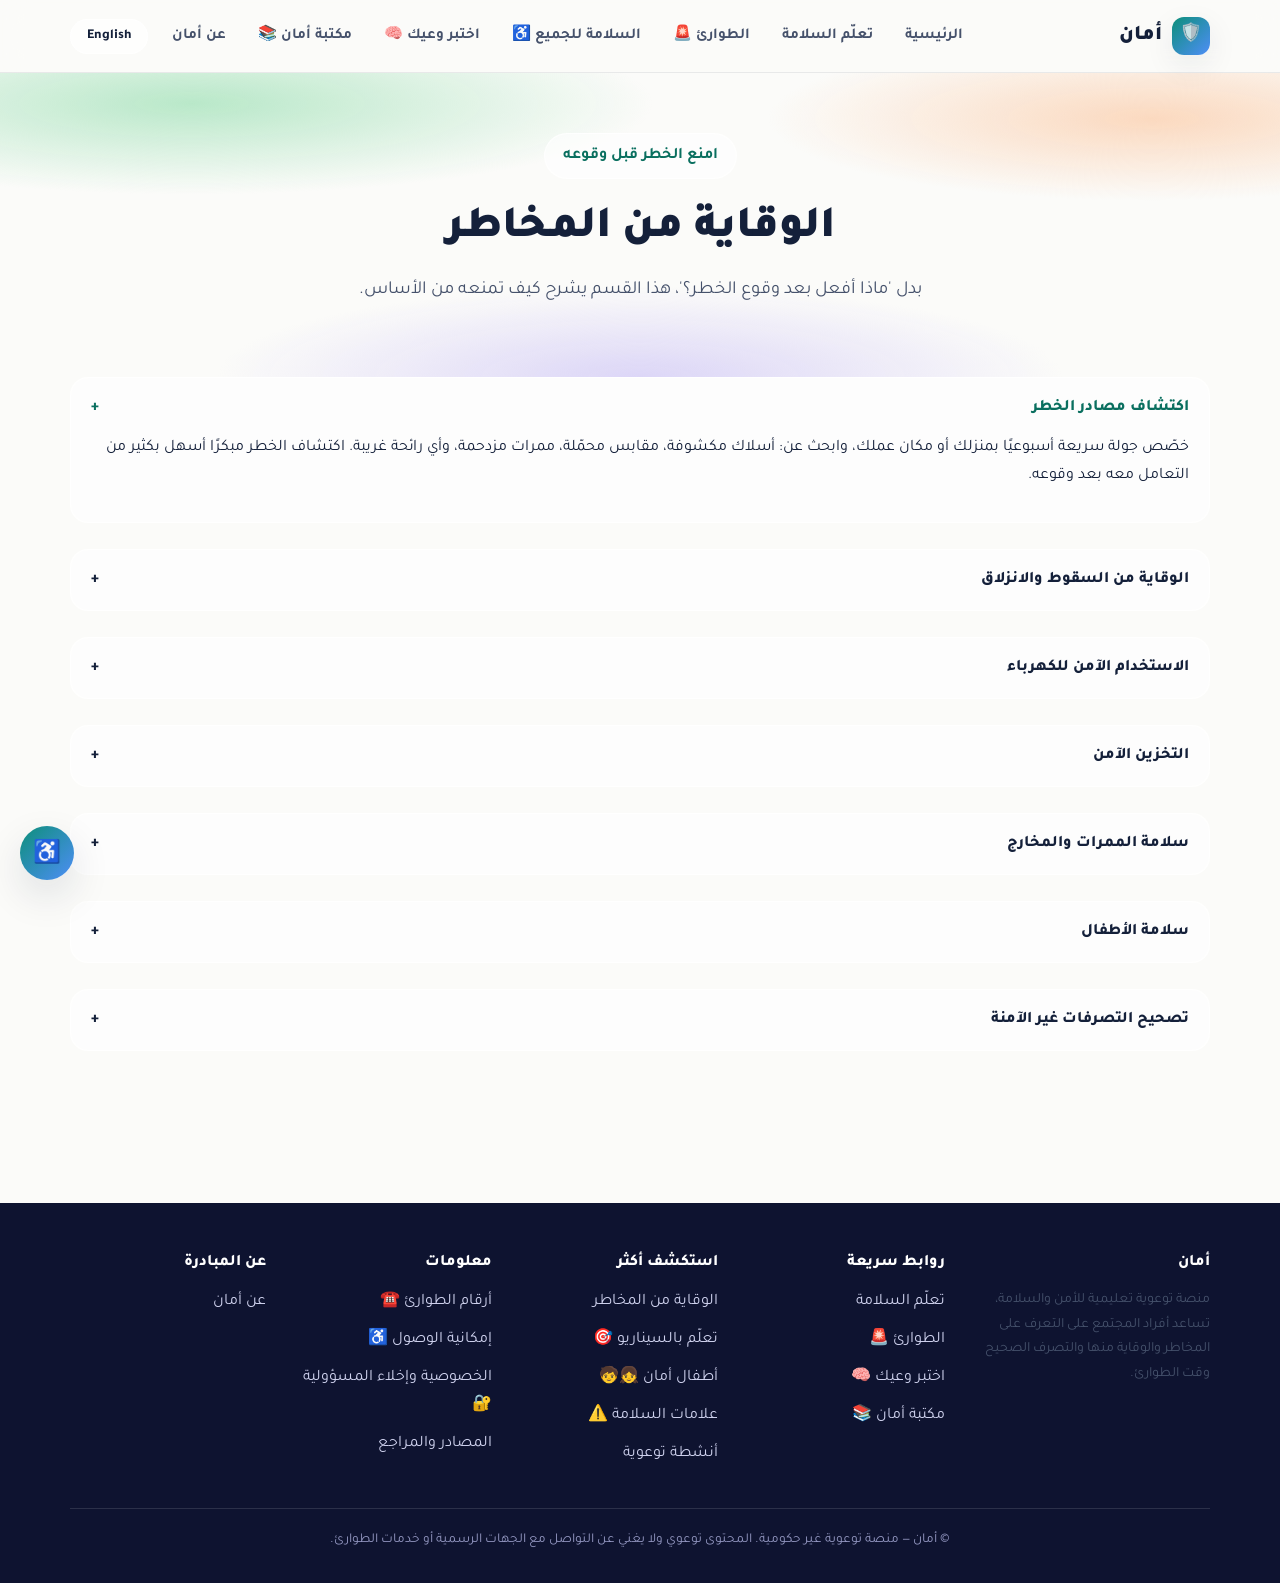
<file: prevention.html>
<!DOCTYPE html>
<html lang="ar" dir="rtl">
<head>
<meta charset="UTF-8">
<meta name="viewport" content="width=device-width, initial-scale=1.0">
<title data-ar="الوقاية من المخاطر — أمان" data-en="Risk Prevention — Aman">الوقاية من المخاطر — أمان</title>
<meta name="description" content="كيف تمنع الخطر قبل وقوعه: اكتشاف مصادر الخطر، الوقاية من السقوط، الاستخدام الآمن للكهرباء، والتخزين الآمن.">
<link rel="icon" type="image/svg+xml" href="assets/img/favicon.svg">
<meta property="og:type" content="website">
<meta property="og:title" content="الوقاية من المخاطر — أمان">
<meta property="og:description" content="كيف تمنع الخطر قبل وقوعه: اكتشاف مصادر الخطر، الوقاية من السقوط، الاستخدام الآمن للكهرباء، والتخزين الآمن.">
<meta property="og:image" content="assets/img/favicon.svg">
<meta name="twitter:card" content="summary">
<link rel="stylesheet" href="assets/css/style.css">
</head>
<body>
<a class="skip-link" href="#main" data-ar="تخطي إلى المحتوى الرئيسي" data-en="Skip to main content">تخطي إلى المحتوى الرئيسي</a>

<header class="site-header">
  <div class="wrap header-inner">
    <a class="brand" href="index.html">
      <span class="brand-badge">🛡️</span>
      <span data-ar="أمان" data-en="Aman">أمان</span>
    </a>
    <div class="header-right">
      <nav class="main-nav">
        <a href="index.html" data-ar="الرئيسية" data-en="Home">الرئيسية</a>
        <a href="learn-safety.html" data-ar="تعلّم السلامة" data-en="Learn Safety">تعلّم السلامة</a>
        <a href="emergency.html" data-ar="الطوارئ 🚨" data-en="Emergency 🚨">الطوارئ 🚨</a>
        <a href="accessible-content.html" data-ar="السلامة للجميع ♿" data-en="Safety for All ♿">السلامة للجميع ♿</a>
        <a href="quiz.html" data-ar="اختبر وعيك 🧠" data-en="Test Your Awareness 🧠">اختبر وعيك 🧠</a>
        <a href="library.html" data-ar="مكتبة أمان 📚" data-en="Aman Library 📚">مكتبة أمان 📚</a>
        <a href="about.html" data-ar="عن أمان" data-en="About Aman">عن أمان</a>
      </nav>
      <button class="lang-toggle" data-lang-btn>English</button>
      <button class="menu-toggle" aria-label="فتح القائمة" aria-expanded="false">☰</button>
    </div>
  </div>
</header>

<main id="main">
  <section class="hero mesh-bg" style="padding:60px 0 40px">
    <div class="wrap">
      <span class="tagline" data-ar="امنع الخطر قبل وقوعه" data-en="Prevent the risk before it happens">امنع الخطر قبل وقوعه</span>
      <h1 style="font-size:clamp(1.9rem,4vw,2.8rem)" data-ar="الوقاية من المخاطر" data-en="Risk Prevention">الوقاية من المخاطر</h1>
      <p class="lead" data-ar="بدل 'ماذا أفعل بعد وقوع الخطر؟'، هذا القسم يشرح كيف تمنعه من الأساس." data-en="Instead of 'what do I do after the risk happens?', this section explains how to prevent it in the first place.">بدل "ماذا أفعل بعد وقوع الخطر؟"، هذا القسم يشرح كيف تمنعه من الأساس.</p>
    </div>
  </section>

  <section class="section" style="padding-top:0">
    <div class="wrap">
      <div class="stack">
        <details class="accordion-item" open>
          <summary><span data-ar="اكتشاف مصادر الخطر" data-en="Spotting Hazard Sources">اكتشاف مصادر الخطر</span> <span>+</span></summary>
          <p data-ar="خصّص جولة سريعة أسبوعيًا بمنزلك أو مكان عملك، وابحث عن: أسلاك مكشوفة، مقابس محمّلة، ممرات مزدحمة، وأي رائحة غريبة. اكتشاف الخطر مبكرًا أسهل بكثير من التعامل معه بعد وقوعه."
            data-en="Set aside a quick weekly walk-through of your home or workplace, and look for: exposed wires, overloaded outlets, cluttered walkways, and any unusual smell. Spotting a hazard early is far easier than dealing with it after it happens.">خصّص جولة سريعة أسبوعيًا بمنزلك أو مكان عملك، وابحث عن: أسلاك مكشوفة، مقابس محمّلة، ممرات مزدحمة، وأي رائحة غريبة. اكتشاف الخطر مبكرًا أسهل بكثير من التعامل معه بعد وقوعه.</p>
        </details>
        <details class="accordion-item">
          <summary><span data-ar="الوقاية من السقوط والانزلاق" data-en="Preventing Slips and Falls">الوقاية من السقوط والانزلاق</span> <span>+</span></summary>
          <ul data-ar-html="<li>نظّف أي انسكاب فورًا ولا تتركه على الأرض.</li><li>استخدم سجادات مانعة للانزلاق بالحمام والمطبخ.</li><li>أضِئ السلالم والممرات جيدًا.</li><li>لا تقف على أثاث غير ثابت للوصول لأماكن مرتفعة.</li>"
            data-en-html="<li>Clean up any spill immediately instead of leaving it on the floor.</li><li>Use non-slip mats in the bathroom and kitchen.</li><li>Keep stairs and hallways well lit.</li><li>Never stand on unstable furniture to reach high places.</li>">
            <li>نظّف أي انسكاب فورًا ولا تتركه على الأرض.</li>
            <li>استخدم سجادات مانعة للانزلاق بالحمام والمطبخ.</li>
            <li>أضِئ السلالم والممرات جيدًا.</li>
            <li>لا تقف على أثاث غير ثابت للوصول لأماكن مرتفعة.</li>
          </ul>
        </details>
        <details class="accordion-item">
          <summary><span data-ar="الاستخدام الآمن للكهرباء" data-en="Safe Electrical Use">الاستخدام الآمن للكهرباء</span> <span>+</span></summary>
          <p data-ar="تجنّب توصيل أكثر من جهاز عالي الاستهلاك بنفس المقبس، افصل الأجهزة غير المستخدمة، ولا تستخدم أسلاكًا تالفة مهما بدت صغيرة المشكلة."
            data-en="Avoid connecting more than one high-power device to the same outlet, unplug devices you are not using, and never use a damaged cable no matter how small the issue looks.">تجنّب توصيل أكثر من جهاز عالي الاستهلاك بنفس المقبس، افصل الأجهزة غير المستخدمة، ولا تستخدم أسلاكًا تالفة مهما بدت صغيرة المشكلة.</p>
        </details>
        <details class="accordion-item">
          <summary><span data-ar="التخزين الآمن" data-en="Safe Storage">التخزين الآمن</span> <span>+</span></summary>
          <p data-ar="خزّن المواد القابلة للاشتعال والمنظفات الكيميائية بعيدًا عن مصادر الحرارة وعن متناول الأطفال، وتجنّب تكديس الأغراض الثقيلة بأماكن مرتفعة."
            data-en="Store flammable materials and chemical cleaners away from heat sources and out of children's reach, and avoid stacking heavy items in high places.">خزّن المواد القابلة للاشتعال والمنظفات الكيميائية بعيدًا عن مصادر الحرارة وعن متناول الأطفال، وتجنّب تكديس الأغراض الثقيلة بأماكن مرتفعة.</p>
        </details>
        <details class="accordion-item">
          <summary><span data-ar="سلامة الممرات والمخارج" data-en="Hallway and Exit Safety">سلامة الممرات والمخارج</span> <span>+</span></summary>
          <p data-ar="لا تترك أغراضًا بالممرات أو أمام الأبواب، وتأكد إن مخارج الطوارئ سهلة الوصول وغير مقفلة بطريقة يصعب فتحها بسرعة."
            data-en="Never leave items in hallways or in front of doors, and make sure emergency exits are easy to reach and not locked in a way that is hard to open quickly.">لا تترك أغراضًا بالممرات أو أمام الأبواب، وتأكد إن مخارج الطوارئ سهلة الوصول وغير مقفلة بطريقة يصعب فتحها بسرعة.</p>
        </details>
        <details class="accordion-item">
          <summary><span data-ar="سلامة الأطفال" data-en="Child Safety">سلامة الأطفال</span> <span>+</span></summary>
          <p data-ar="غطِّ المقابس، أبعد الأدوية والمواد الحادة عن متناولهم، وعلّمهم مبكرًا الأشياء التي لا يجب لمسها أو الاقتراب منها."
            data-en="Cover outlets, keep medicine and sharp items out of their reach, and teach them early what not to touch or approach.">غطِّ المقابس، أبعد الأدوية والمواد الحادة عن متناولهم، وعلّمهم مبكرًا الأشياء التي لا يجب لمسها أو الاقتراب منها.</p>
        </details>
        <details class="accordion-item">
          <summary><span data-ar="تصحيح التصرفات غير الآمنة" data-en="Correcting Unsafe Habits">تصحيح التصرفات غير الآمنة</span> <span>+</span></summary>
          <p data-ar="لاحظ العادات الصغيرة (ترك سلك ممدود، تجاهل رائحة غريبة، تعطيل كاشف الدخان) وصحّحها فورًا — أغلب الحوادث تبدأ من تصرف بسيط تراكم."
            data-en="Notice small habits (a cable left across a path, ignoring an odd smell, disabling a smoke detector) and correct them right away — most accidents start from a small habit that built up.">لاحظ العادات الصغيرة (ترك سلك ممدود، تجاهل رائحة غريبة، تعطيل كاشف الدخان) وصحّحها فورًا — أغلب الحوادث تبدأ من تصرف بسيط تراكم.</p>
        </details>
      </div>
    </div>
  </section>
</main>

<footer class="site-footer">
  <div class="wrap">
    <div class="footer-grid footer-grid-5">
      <div>
        <h4 data-ar="أمان" data-en="Aman">أمان</h4>
        <p class="small"
          data-ar="منصة توعوية تعليمية للأمن والسلامة، تساعد أفراد المجتمع على التعرف على المخاطر والوقاية منها والتصرف الصحيح وقت الطوارئ."
          data-en="An educational awareness platform for security and safety, helping people recognize risks, prevent them, and respond correctly during emergencies.">منصة توعوية تعليمية للأمن والسلامة، تساعد أفراد المجتمع على التعرف على
          المخاطر والوقاية منها والتصرف الصحيح وقت الطوارئ.</p>
      </div>
      <div>
        <h4 data-ar="روابط سريعة" data-en="Quick Links">روابط سريعة</h4>
        <ul>
          <li><a href="learn-safety.html" data-ar="تعلّم السلامة" data-en="Learn Safety">تعلّم السلامة</a></li>
          <li><a href="emergency.html" data-ar="الطوارئ 🚨" data-en="Emergency 🚨">الطوارئ 🚨</a></li>
          <li><a href="quiz.html" data-ar="اختبر وعيك 🧠" data-en="Test Your Awareness 🧠">اختبر وعيك 🧠</a></li>
          <li><a href="library.html" data-ar="مكتبة أمان 📚" data-en="Aman Library 📚">مكتبة أمان 📚</a></li>
        </ul>
      </div>
      <div>
        <h4 data-ar="استكشف أكثر" data-en="Explore More">استكشف أكثر</h4>
        <ul>
          <li><a href="prevention.html" data-ar="الوقاية من المخاطر" data-en="Risk Prevention">الوقاية من المخاطر</a></li>
          <li><a href="scenarios.html" data-ar="تعلّم بالسيناريو 🎯" data-en="Scenario Learning 🎯">تعلّم بالسيناريو 🎯</a></li>
          <li><a href="kids.html" data-ar="أطفال أمان 👧🧒" data-en="Kids' Safety 👧🧒">أطفال أمان 👧🧒</a></li>
          <li><a href="signs.html" data-ar="علامات السلامة ⚠️" data-en="Safety Signs ⚠️">علامات السلامة ⚠️</a></li>
          <li><a href="activities.html" data-ar="أنشطة توعوية" data-en="Awareness Activities">أنشطة توعوية</a></li>
        </ul>
      </div>
      <div>
        <h4 data-ar="معلومات" data-en="Information">معلومات</h4>
        <ul>
          <li><a href="emergency-numbers.html" data-ar="أرقام الطوارئ ☎️" data-en="Emergency Numbers ☎️">أرقام الطوارئ ☎️</a></li>
          <li><a href="#" data-open-a11y data-ar="إمكانية الوصول ♿" data-en="Accessibility ♿">إمكانية الوصول ♿</a></li>
          <li><a href="privacy.html" data-ar="الخصوصية وإخلاء المسؤولية 🔐" data-en="Privacy & Disclaimer 🔐">الخصوصية وإخلاء المسؤولية 🔐</a></li>
          <li><a href="sources.html" data-ar="المصادر والمراجع" data-en="Sources & References">المصادر والمراجع</a></li>
        </ul>
      </div>
      <div>
        <h4 data-ar="عن المبادرة" data-en="About the Initiative">عن المبادرة</h4>
        <ul>
          <li><a href="about.html" data-ar="عن أمان" data-en="About Aman">عن أمان</a></li>
        </ul>
      </div>
    </div>
    <div class="footer-bottom"
      data-ar="© أمان — منصة توعوية غير حكومية. المحتوى توعوي ولا يغني عن التواصل مع الجهات الرسمية أو خدمات الطوارئ."
      data-en="© Aman — a non-governmental awareness platform. Content is educational and does not replace contacting official authorities or emergency services.">© أمان — منصة توعوية غير حكومية. المحتوى توعوي ولا يغني عن التواصل مع الجهات الرسمية أو خدمات الطوارئ.</div>
  </div>
</footer>

<button class="a11y-toggle" aria-label="إمكانية الوصول">♿</button>
<div class="a11y-panel">
  <h4 data-ar="إمكانية الوصول" data-en="Accessibility">إمكانية الوصول</h4>
  <div class="a11y-row">
    <span data-ar="حجم الخط" data-en="Font Size">حجم الخط</span>
    <div class="stepper">
      <button data-font-step="-0.1" aria-label="تصغير الخط">-</button>
      <button data-font-step="0.1" aria-label="تكبير الخط">+</button>
    </div>
  </div>
  <div class="a11y-row">
    <span data-ar="تباين عالٍ" data-en="High Contrast">تباين عالٍ</span>
    <button class="switch contrast-switch" aria-label="تبديل التباين العالي"></button>
  </div>
</div>

<script src="assets/js/main.js"></script>
</body>
</html>
</file>
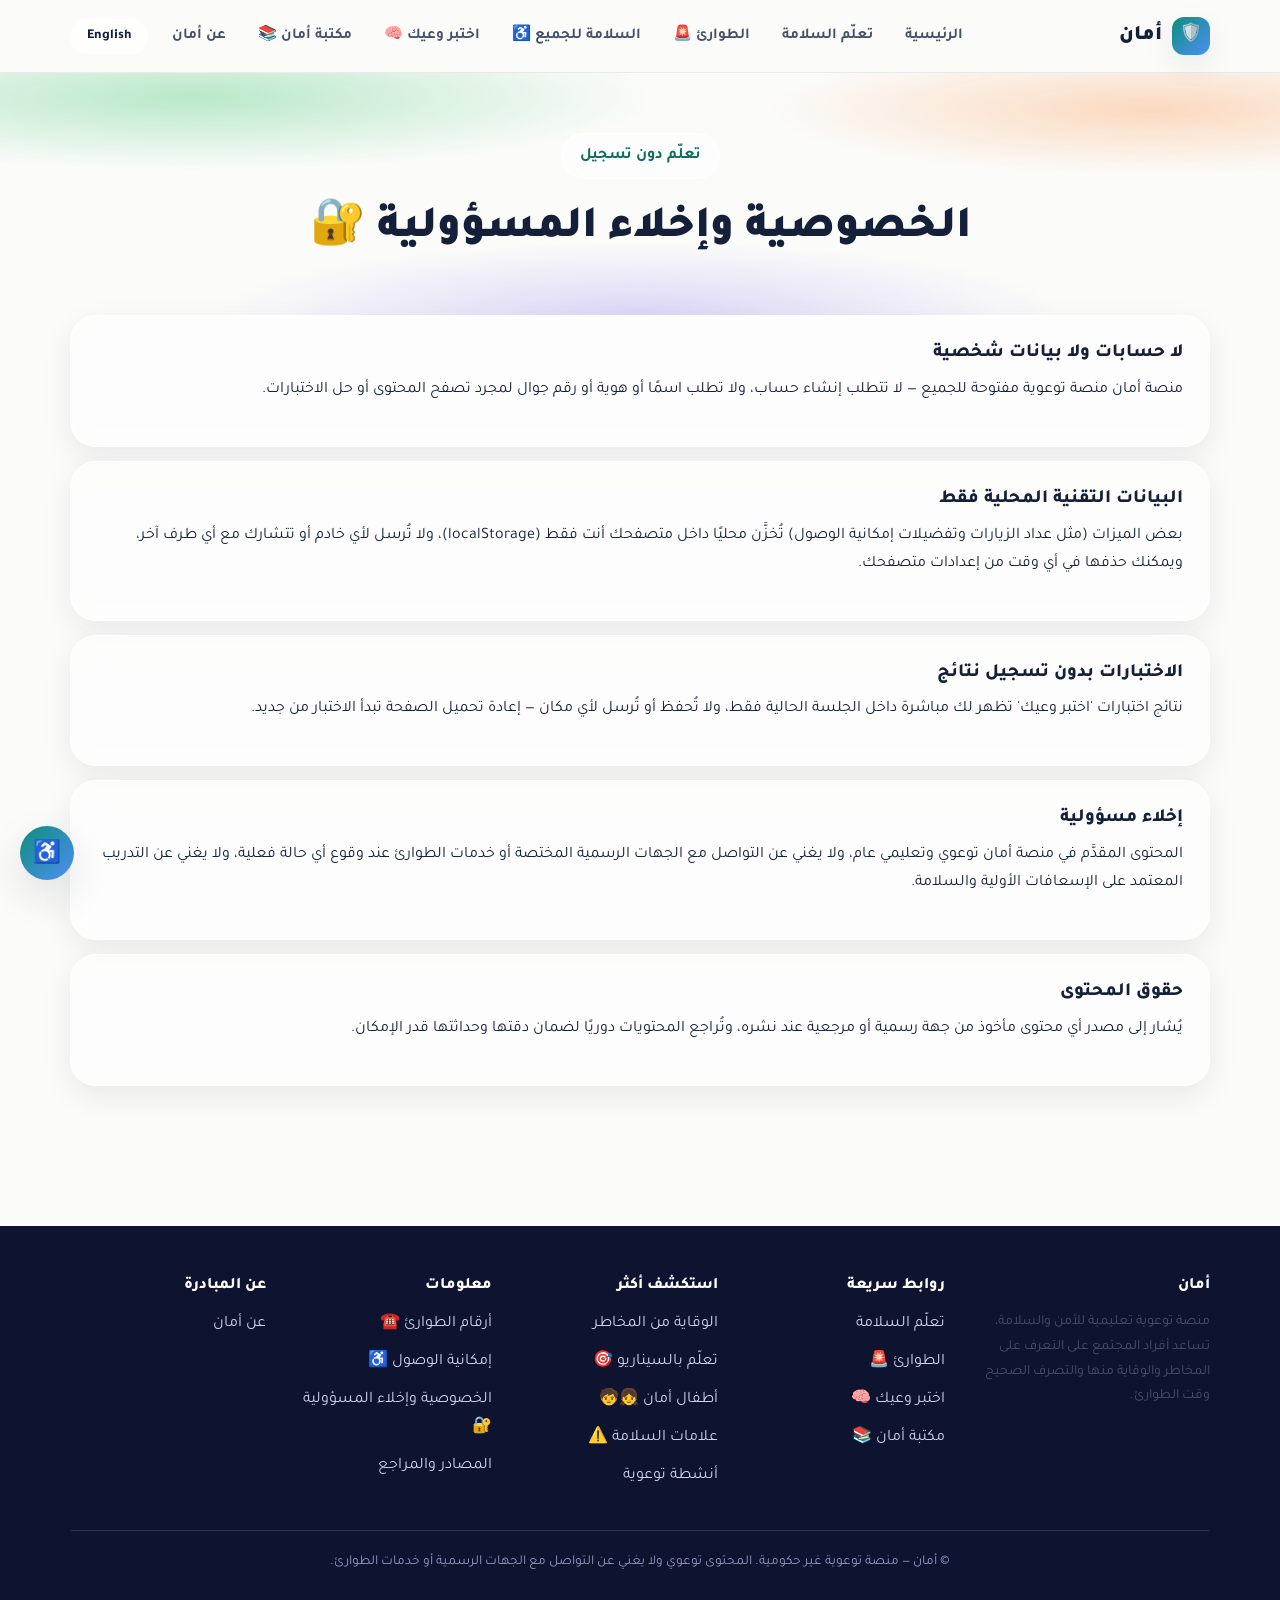
<file: privacy.html>
<!DOCTYPE html>
<html lang="ar" dir="rtl">
<head>
<meta charset="UTF-8">
<meta name="viewport" content="width=device-width, initial-scale=1.0">
<title data-ar="الخصوصية وإخلاء المسؤولية — أمان" data-en="Privacy & Disclaimer — Aman">الخصوصية وإخلاء المسؤولية — أمان</title>
<meta name="description" content="سياسة الخصوصية: تعلّم دون تسجيل، لا حسابات ولا حفظ بيانات شخصية.">
<link rel="icon" type="image/svg+xml" href="assets/img/favicon.svg">
<meta property="og:type" content="website">
<meta property="og:title" content="الخصوصية وإخلاء المسؤولية — أمان">
<meta property="og:description" content="سياسة الخصوصية: تعلّم دون تسجيل، لا حسابات ولا حفظ بيانات شخصية.">
<meta property="og:image" content="assets/img/favicon.svg">
<meta name="twitter:card" content="summary">
<link rel="stylesheet" href="assets/css/style.css">
</head>
<body>
<a class="skip-link" href="#main" data-ar="تخطي إلى المحتوى الرئيسي" data-en="Skip to main content">تخطي إلى المحتوى الرئيسي</a>

<header class="site-header">
  <div class="wrap header-inner">
    <a class="brand" href="index.html">
      <span class="brand-badge">🛡️</span>
      <span data-ar="أمان" data-en="Aman">أمان</span>
    </a>
    <div class="header-right">
      <nav class="main-nav">
        <a href="index.html" data-ar="الرئيسية" data-en="Home">الرئيسية</a>
        <a href="learn-safety.html" data-ar="تعلّم السلامة" data-en="Learn Safety">تعلّم السلامة</a>
        <a href="emergency.html" data-ar="الطوارئ 🚨" data-en="Emergency 🚨">الطوارئ 🚨</a>
        <a href="accessible-content.html" data-ar="السلامة للجميع ♿" data-en="Safety for All ♿">السلامة للجميع ♿</a>
        <a href="quiz.html" data-ar="اختبر وعيك 🧠" data-en="Test Your Awareness 🧠">اختبر وعيك 🧠</a>
        <a href="library.html" data-ar="مكتبة أمان 📚" data-en="Aman Library 📚">مكتبة أمان 📚</a>
        <a href="about.html" data-ar="عن أمان" data-en="About Aman">عن أمان</a>
      </nav>
      <button class="lang-toggle" data-lang-btn>English</button>
      <button class="menu-toggle" aria-label="فتح القائمة" aria-expanded="false">☰</button>
    </div>
  </div>
</header>

<main id="main">
  <section class="hero mesh-bg" style="padding:60px 0 40px">
    <div class="wrap">
      <span class="tagline" data-ar="تعلّم دون تسجيل" data-en="Learn without signing up">تعلّم دون تسجيل</span>
      <h1 style="font-size:clamp(1.9rem,4vw,2.8rem)" data-ar="الخصوصية وإخلاء المسؤولية 🔐" data-en="Privacy & Disclaimer 🔐">الخصوصية وإخلاء المسؤولية 🔐</h1>
    </div>
  </section>

  <section class="section" style="padding-top:0">
    <div class="wrap">
      <div class="stack">
        <div class="card">
          <h3 data-ar="لا حسابات ولا بيانات شخصية" data-en="No Accounts, No Personal Data">لا حسابات ولا بيانات شخصية</h3>
          <p data-ar="منصة أمان منصة توعوية مفتوحة للجميع — لا تتطلب إنشاء حساب، ولا تطلب اسمًا أو هوية أو رقم جوال لمجرد تصفح المحتوى أو حل الاختبارات."
            data-en="Aman is an awareness platform open to everyone — no account is required, and we never ask for a name, ID, or phone number just to browse content or take a quiz.">منصة أمان منصة توعوية مفتوحة للجميع — لا تتطلب إنشاء حساب، ولا تطلب اسمًا أو
            هوية أو رقم جوال لمجرد تصفح المحتوى أو حل الاختبارات.</p>
        </div>
        <div class="card">
          <h3 data-ar="البيانات التقنية المحلية فقط" data-en="Local Technical Data Only">البيانات التقنية المحلية فقط</h3>
          <p data-ar="بعض الميزات (مثل عداد الزيارات وتفضيلات إمكانية الوصول) تُخزَّن محليًا داخل متصفحك أنت فقط (localStorage)، ولا تُرسل لأي خادم أو تتشارك مع أي طرف آخر، ويمكنك حذفها في أي وقت من إعدادات متصفحك."
            data-en="Some features (like the visit counter and accessibility preferences) are stored locally in your own browser only (localStorage). They are never sent to a server or shared with anyone, and you can delete them anytime from your browser settings.">بعض الميزات (مثل عداد الزيارات وتفضيلات إمكانية الوصول) تُخزَّن محليًا داخل متصفحك
            أنت فقط (localStorage)، ولا تُرسل لأي خادم أو تتشارك مع أي طرف آخر، ويمكنك حذفها
            في أي وقت من إعدادات متصفحك.</p>
        </div>
        <div class="card">
          <h3 data-ar="الاختبارات بدون تسجيل نتائج" data-en="Quizzes With No Saved Results">الاختبارات بدون تسجيل نتائج</h3>
          <p data-ar="نتائج اختبارات 'اختبر وعيك' تظهر لك مباشرة داخل الجلسة الحالية فقط، ولا تُحفظ أو تُرسل لأي مكان — إعادة تحميل الصفحة تبدأ الاختبار من جديد."
            data-en="Your 'Test Your Awareness' results appear only within the current session and are never saved or sent anywhere — reloading the page restarts the quiz.">نتائج اختبارات "اختبر وعيك" تظهر لك مباشرة داخل الجلسة الحالية فقط، ولا تُحفظ أو
            تُرسل لأي مكان — إعادة تحميل الصفحة تبدأ الاختبار من جديد.</p>
        </div>
        <div class="card">
          <h3 data-ar="إخلاء مسؤولية" data-en="Disclaimer">إخلاء مسؤولية</h3>
          <p data-ar="المحتوى المقدَّم في منصة أمان توعوي وتعليمي عام، ولا يغني عن التواصل مع الجهات الرسمية المختصة أو خدمات الطوارئ عند وقوع أي حالة فعلية، ولا يغني عن التدريب المعتمد على الإسعافات الأولية والسلامة."
            data-en="Content on Aman is general educational awareness material, and does not replace contacting official authorities or emergency services during an actual incident, nor does it replace certified first-aid and safety training.">المحتوى المقدَّم في منصة أمان توعوي وتعليمي عام، ولا يغني عن التواصل مع الجهات
            الرسمية المختصة أو خدمات الطوارئ عند وقوع أي حالة فعلية، ولا يغني عن التدريب
            المعتمد على الإسعافات الأولية والسلامة.</p>
        </div>
        <div class="card">
          <h3 data-ar="حقوق المحتوى" data-en="Content Rights">حقوق المحتوى</h3>
          <p data-ar="يُشار إلى مصدر أي محتوى مأخوذ من جهة رسمية أو مرجعية عند نشره، وتُراجع المحتويات دوريًا لضمان دقتها وحداثتها قدر الإمكان."
            data-en="The source of any content taken from an official or reference body is credited when published, and content is reviewed periodically to keep it as accurate and current as possible.">يُشار إلى مصدر أي محتوى مأخوذ من جهة رسمية أو مرجعية عند نشره، وتُراجع المحتويات
            دوريًا لضمان دقتها وحداثتها قدر الإمكان.</p>
        </div>
      </div>
    </div>
  </section>
</main>

<footer class="site-footer">
  <div class="wrap">
    <div class="footer-grid footer-grid-5">
      <div>
        <h4 data-ar="أمان" data-en="Aman">أمان</h4>
        <p class="small"
          data-ar="منصة توعوية تعليمية للأمن والسلامة، تساعد أفراد المجتمع على التعرف على المخاطر والوقاية منها والتصرف الصحيح وقت الطوارئ."
          data-en="An educational awareness platform for security and safety, helping people recognize risks, prevent them, and respond correctly during emergencies.">منصة توعوية تعليمية للأمن والسلامة، تساعد أفراد المجتمع على التعرف على
          المخاطر والوقاية منها والتصرف الصحيح وقت الطوارئ.</p>
      </div>
      <div>
        <h4 data-ar="روابط سريعة" data-en="Quick Links">روابط سريعة</h4>
        <ul>
          <li><a href="learn-safety.html" data-ar="تعلّم السلامة" data-en="Learn Safety">تعلّم السلامة</a></li>
          <li><a href="emergency.html" data-ar="الطوارئ 🚨" data-en="Emergency 🚨">الطوارئ 🚨</a></li>
          <li><a href="quiz.html" data-ar="اختبر وعيك 🧠" data-en="Test Your Awareness 🧠">اختبر وعيك 🧠</a></li>
          <li><a href="library.html" data-ar="مكتبة أمان 📚" data-en="Aman Library 📚">مكتبة أمان 📚</a></li>
        </ul>
      </div>
      <div>
        <h4 data-ar="استكشف أكثر" data-en="Explore More">استكشف أكثر</h4>
        <ul>
          <li><a href="prevention.html" data-ar="الوقاية من المخاطر" data-en="Risk Prevention">الوقاية من المخاطر</a></li>
          <li><a href="scenarios.html" data-ar="تعلّم بالسيناريو 🎯" data-en="Scenario Learning 🎯">تعلّم بالسيناريو 🎯</a></li>
          <li><a href="kids.html" data-ar="أطفال أمان 👧🧒" data-en="Kids' Safety 👧🧒">أطفال أمان 👧🧒</a></li>
          <li><a href="signs.html" data-ar="علامات السلامة ⚠️" data-en="Safety Signs ⚠️">علامات السلامة ⚠️</a></li>
          <li><a href="activities.html" data-ar="أنشطة توعوية" data-en="Awareness Activities">أنشطة توعوية</a></li>
        </ul>
      </div>
      <div>
        <h4 data-ar="معلومات" data-en="Information">معلومات</h4>
        <ul>
          <li><a href="emergency-numbers.html" data-ar="أرقام الطوارئ ☎️" data-en="Emergency Numbers ☎️">أرقام الطوارئ ☎️</a></li>
          <li><a href="#" data-open-a11y data-ar="إمكانية الوصول ♿" data-en="Accessibility ♿">إمكانية الوصول ♿</a></li>
          <li><a href="privacy.html" data-ar="الخصوصية وإخلاء المسؤولية 🔐" data-en="Privacy & Disclaimer 🔐">الخصوصية وإخلاء المسؤولية 🔐</a></li>
          <li><a href="sources.html" data-ar="المصادر والمراجع" data-en="Sources & References">المصادر والمراجع</a></li>
        </ul>
      </div>
      <div>
        <h4 data-ar="عن المبادرة" data-en="About the Initiative">عن المبادرة</h4>
        <ul>
          <li><a href="about.html" data-ar="عن أمان" data-en="About Aman">عن أمان</a></li>
        </ul>
      </div>
    </div>
    <div class="footer-bottom"
      data-ar="© أمان — منصة توعوية غير حكومية. المحتوى توعوي ولا يغني عن التواصل مع الجهات الرسمية أو خدمات الطوارئ."
      data-en="© Aman — a non-governmental awareness platform. Content is educational and does not replace contacting official authorities or emergency services.">© أمان — منصة توعوية غير حكومية. المحتوى توعوي ولا يغني عن التواصل مع الجهات الرسمية أو خدمات الطوارئ.</div>
  </div>
</footer>

<button class="a11y-toggle" aria-label="إمكانية الوصول">♿</button>
<div class="a11y-panel">
  <h4 data-ar="إمكانية الوصول" data-en="Accessibility">إمكانية الوصول</h4>
  <div class="a11y-row">
    <span data-ar="حجم الخط" data-en="Font Size">حجم الخط</span>
    <div class="stepper">
      <button data-font-step="-0.1" aria-label="تصغير الخط">-</button>
      <button data-font-step="0.1" aria-label="تكبير الخط">+</button>
    </div>
  </div>
  <div class="a11y-row">
    <span data-ar="تباين عالٍ" data-en="High Contrast">تباين عالٍ</span>
    <button class="switch contrast-switch" aria-label="تبديل التباين العالي"></button>
  </div>
</div>

<script src="assets/js/main.js"></script></body>
</html>
</file>
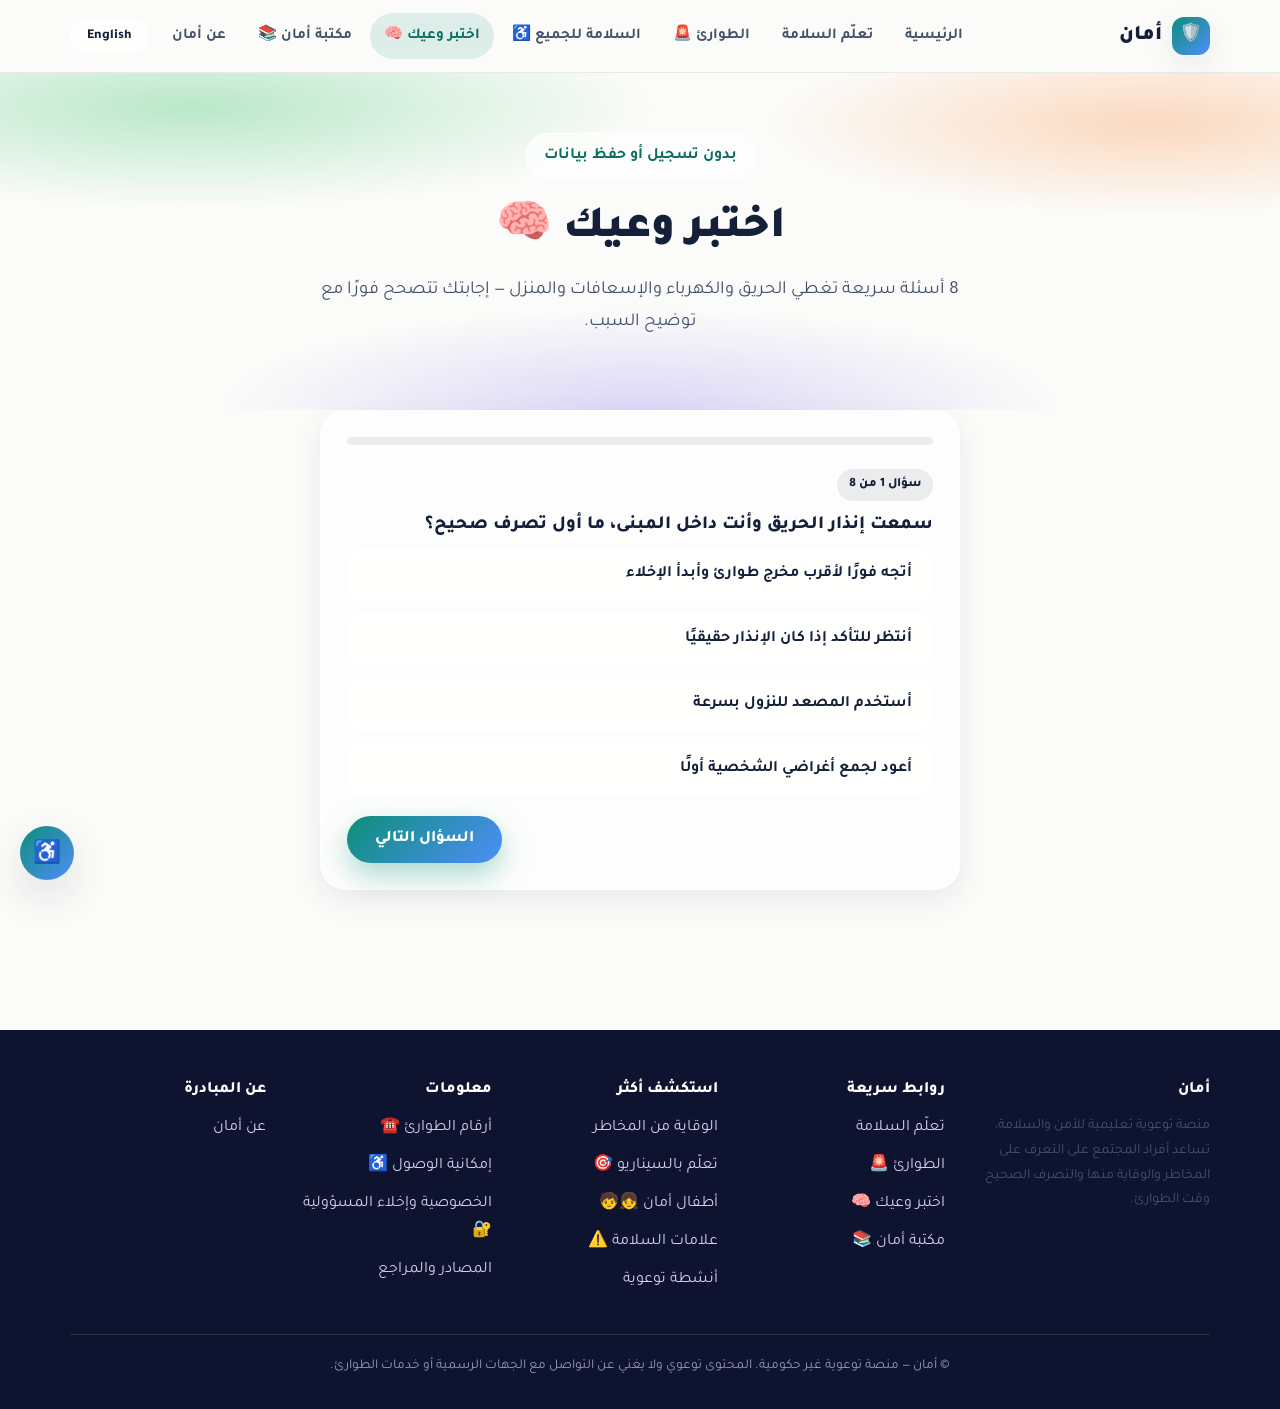
<file: quiz.html>
<!DOCTYPE html>
<html lang="ar" dir="rtl">
<head>
<meta charset="UTF-8">
<meta name="viewport" content="width=device-width, initial-scale=1.0">
<title data-ar="اختبر وعيك — أمان" data-en="Test Your Awareness — Aman">اختبر وعيك — أمان</title>
<meta name="description" content="اختبار سريع بدون تسجيل بيانات لقياس مستوى وعيك بالسلامة.">
<link rel="icon" type="image/svg+xml" href="assets/img/favicon.svg">
<meta property="og:type" content="website">
<meta property="og:title" content="اختبر وعيك — أمان">
<meta property="og:description" content="اختبار سريع بدون تسجيل بيانات لقياس مستوى وعيك بالسلامة.">
<meta property="og:image" content="assets/img/favicon.svg">
<meta name="twitter:card" content="summary">
<link rel="stylesheet" href="assets/css/style.css">
</head>
<body>
<a class="skip-link" href="#main" data-ar="تخطي إلى المحتوى الرئيسي" data-en="Skip to main content">تخطي إلى المحتوى الرئيسي</a>

<header class="site-header">
  <div class="wrap header-inner">
    <a class="brand" href="index.html">
      <span class="brand-badge">🛡️</span>
      <span data-ar="أمان" data-en="Aman">أمان</span>
    </a>
    <div class="header-right">
      <nav class="main-nav">
        <a href="index.html" data-ar="الرئيسية" data-en="Home">الرئيسية</a>
        <a href="learn-safety.html" data-ar="تعلّم السلامة" data-en="Learn Safety">تعلّم السلامة</a>
        <a href="emergency.html" data-ar="الطوارئ 🚨" data-en="Emergency 🚨">الطوارئ 🚨</a>
        <a href="accessible-content.html" data-ar="السلامة للجميع ♿" data-en="Safety for All ♿">السلامة للجميع ♿</a>
        <a href="quiz.html" aria-current="page" data-ar="اختبر وعيك 🧠" data-en="Test Your Awareness 🧠">اختبر وعيك 🧠</a>
        <a href="library.html" data-ar="مكتبة أمان 📚" data-en="Aman Library 📚">مكتبة أمان 📚</a>
        <a href="about.html" data-ar="عن أمان" data-en="About Aman">عن أمان</a>
      </nav>
      <button class="lang-toggle" data-lang-btn>English</button>
      <button class="menu-toggle" aria-label="فتح القائمة" aria-expanded="false">☰</button>
    </div>
  </div>
</header>

<main id="main">
  <section class="hero mesh-bg" style="padding:60px 0 40px">
    <div class="wrap">
      <span class="tagline" data-ar="بدون تسجيل أو حفظ بيانات" data-en="No sign-up, no data stored">بدون تسجيل أو حفظ بيانات</span>
      <h1 style="font-size:clamp(1.9rem,4vw,2.8rem)" data-ar="اختبر وعيك 🧠" data-en="Test Your Awareness 🧠">اختبر وعيك 🧠</h1>
      <p class="lead" data-ar="8 أسئلة سريعة تغطي الحريق والكهرباء والإسعافات والمنزل — إجابتك تتصحح فورًا مع توضيح السبب." data-en="8 quick questions covering fire, electricity, first aid, and the home — your answers are checked instantly with an explanation.">8 أسئلة سريعة تغطي الحريق والكهرباء والإسعافات والمنزل — إجابتك تتصحح فورًا مع توضيح السبب.</p>
    </div>
  </section>

  <section class="section" style="padding-top:0">
    <div class="wrap">
      <div class="card quiz-card" data-quiz-app></div>
    </div>
  </section>
</main>

<footer class="site-footer">
  <div class="wrap">
    <div class="footer-grid footer-grid-5">
      <div>
        <h4 data-ar="أمان" data-en="Aman">أمان</h4>
        <p class="small"
          data-ar="منصة توعوية تعليمية للأمن والسلامة، تساعد أفراد المجتمع على التعرف على المخاطر والوقاية منها والتصرف الصحيح وقت الطوارئ."
          data-en="An educational awareness platform for security and safety, helping people recognize risks, prevent them, and respond correctly during emergencies.">منصة توعوية تعليمية للأمن والسلامة، تساعد أفراد المجتمع على التعرف على
          المخاطر والوقاية منها والتصرف الصحيح وقت الطوارئ.</p>
      </div>
      <div>
        <h4 data-ar="روابط سريعة" data-en="Quick Links">روابط سريعة</h4>
        <ul>
          <li><a href="learn-safety.html" data-ar="تعلّم السلامة" data-en="Learn Safety">تعلّم السلامة</a></li>
          <li><a href="emergency.html" data-ar="الطوارئ 🚨" data-en="Emergency 🚨">الطوارئ 🚨</a></li>
          <li><a href="quiz.html" data-ar="اختبر وعيك 🧠" data-en="Test Your Awareness 🧠">اختبر وعيك 🧠</a></li>
          <li><a href="library.html" data-ar="مكتبة أمان 📚" data-en="Aman Library 📚">مكتبة أمان 📚</a></li>
        </ul>
      </div>
      <div>
        <h4 data-ar="استكشف أكثر" data-en="Explore More">استكشف أكثر</h4>
        <ul>
          <li><a href="prevention.html" data-ar="الوقاية من المخاطر" data-en="Risk Prevention">الوقاية من المخاطر</a></li>
          <li><a href="scenarios.html" data-ar="تعلّم بالسيناريو 🎯" data-en="Scenario Learning 🎯">تعلّم بالسيناريو 🎯</a></li>
          <li><a href="kids.html" data-ar="أطفال أمان 👧🧒" data-en="Kids' Safety 👧🧒">أطفال أمان 👧🧒</a></li>
          <li><a href="signs.html" data-ar="علامات السلامة ⚠️" data-en="Safety Signs ⚠️">علامات السلامة ⚠️</a></li>
          <li><a href="activities.html" data-ar="أنشطة توعوية" data-en="Awareness Activities">أنشطة توعوية</a></li>
        </ul>
      </div>
      <div>
        <h4 data-ar="معلومات" data-en="Information">معلومات</h4>
        <ul>
          <li><a href="emergency-numbers.html" data-ar="أرقام الطوارئ ☎️" data-en="Emergency Numbers ☎️">أرقام الطوارئ ☎️</a></li>
          <li><a href="#" data-open-a11y data-ar="إمكانية الوصول ♿" data-en="Accessibility ♿">إمكانية الوصول ♿</a></li>
          <li><a href="privacy.html" data-ar="الخصوصية وإخلاء المسؤولية 🔐" data-en="Privacy & Disclaimer 🔐">الخصوصية وإخلاء المسؤولية 🔐</a></li>
          <li><a href="sources.html" data-ar="المصادر والمراجع" data-en="Sources & References">المصادر والمراجع</a></li>
        </ul>
      </div>
      <div>
        <h4 data-ar="عن المبادرة" data-en="About the Initiative">عن المبادرة</h4>
        <ul>
          <li><a href="about.html" data-ar="عن أمان" data-en="About Aman">عن أمان</a></li>
        </ul>
      </div>
    </div>
    <div class="footer-bottom"
      data-ar="© أمان — منصة توعوية غير حكومية. المحتوى توعوي ولا يغني عن التواصل مع الجهات الرسمية أو خدمات الطوارئ."
      data-en="© Aman — a non-governmental awareness platform. Content is educational and does not replace contacting official authorities or emergency services.">© أمان — منصة توعوية غير حكومية. المحتوى توعوي ولا يغني عن التواصل مع الجهات الرسمية أو خدمات الطوارئ.</div>
  </div>
</footer>

<button class="a11y-toggle" aria-label="إمكانية الوصول">♿</button>
<div class="a11y-panel">
  <h4 data-ar="إمكانية الوصول" data-en="Accessibility">إمكانية الوصول</h4>
  <div class="a11y-row">
    <span data-ar="حجم الخط" data-en="Font Size">حجم الخط</span>
    <div class="stepper">
      <button data-font-step="-0.1" aria-label="تصغير الخط">-</button>
      <button data-font-step="0.1" aria-label="تكبير الخط">+</button>
    </div>
  </div>
  <div class="a11y-row">
    <span data-ar="تباين عالٍ" data-en="High Contrast">تباين عالٍ</span>
    <button class="switch contrast-switch" aria-label="تبديل التباين العالي"></button>
  </div>
</div>

<script src="assets/js/main.js"></script><script src="assets/js/quiz.js"></script>
</body>
</html>
</file>
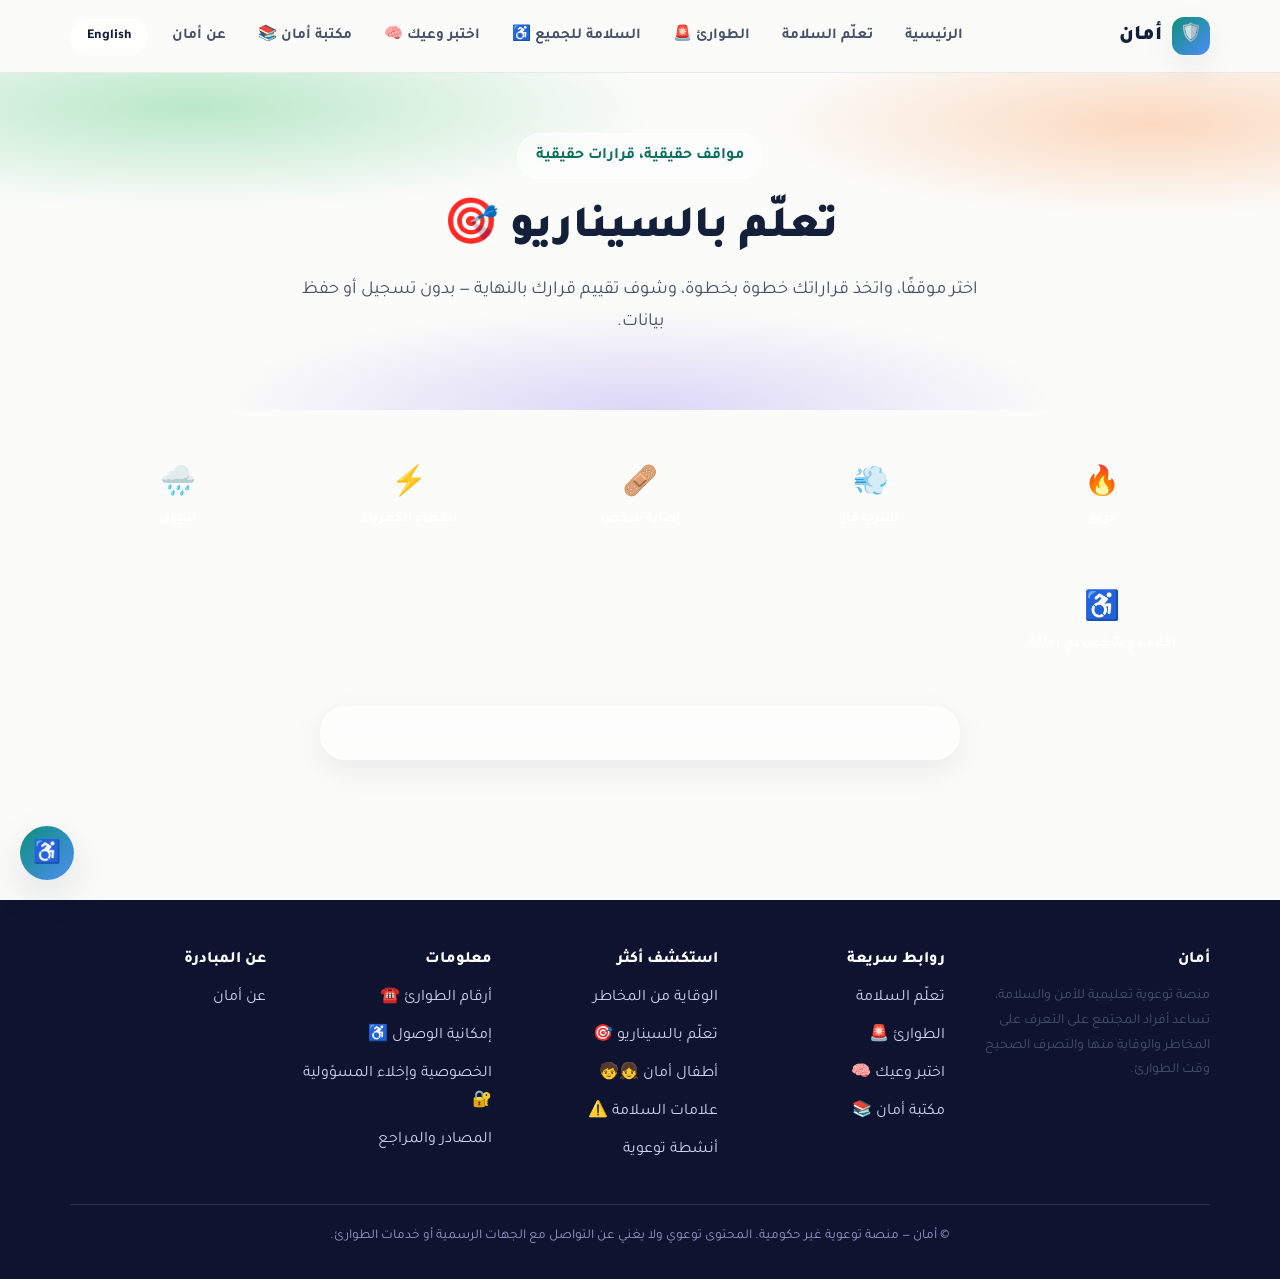
<file: scenarios.html>
<!DOCTYPE html>
<html lang="ar" dir="rtl">
<head>
<meta charset="UTF-8">
<meta name="viewport" content="width=device-width, initial-scale=1.0">
<title data-ar="تعلّم بالسيناريو — أمان" data-en="Scenario Learning — Aman">تعلّم بالسيناريو — أمان</title>
<meta name="description" content="مواقف تفاعلية متفرّعة تختبر قرارك في حالات الطوارئ المختلفة.">
<link rel="icon" type="image/svg+xml" href="assets/img/favicon.svg">
<meta property="og:type" content="website">
<meta property="og:title" content="تعلّم بالسيناريو — أمان">
<meta property="og:description" content="مواقف تفاعلية متفرّعة تختبر قرارك في حالات الطوارئ المختلفة.">
<meta property="og:image" content="assets/img/favicon.svg">
<meta name="twitter:card" content="summary">
<link rel="stylesheet" href="assets/css/style.css">
</head>
<body>
<a class="skip-link" href="#main" data-ar="تخطي إلى المحتوى الرئيسي" data-en="Skip to main content">تخطي إلى المحتوى الرئيسي</a>

<header class="site-header">
  <div class="wrap header-inner">
    <a class="brand" href="index.html">
      <span class="brand-badge">🛡️</span>
      <span data-ar="أمان" data-en="Aman">أمان</span>
    </a>
    <div class="header-right">
      <nav class="main-nav">
        <a href="index.html" data-ar="الرئيسية" data-en="Home">الرئيسية</a>
        <a href="learn-safety.html" data-ar="تعلّم السلامة" data-en="Learn Safety">تعلّم السلامة</a>
        <a href="emergency.html" data-ar="الطوارئ 🚨" data-en="Emergency 🚨">الطوارئ 🚨</a>
        <a href="accessible-content.html" data-ar="السلامة للجميع ♿" data-en="Safety for All ♿">السلامة للجميع ♿</a>
        <a href="quiz.html" data-ar="اختبر وعيك 🧠" data-en="Test Your Awareness 🧠">اختبر وعيك 🧠</a>
        <a href="library.html" data-ar="مكتبة أمان 📚" data-en="Aman Library 📚">مكتبة أمان 📚</a>
        <a href="about.html" data-ar="عن أمان" data-en="About Aman">عن أمان</a>
      </nav>
      <button class="lang-toggle" data-lang-btn>English</button>
      <button class="menu-toggle" aria-label="فتح القائمة" aria-expanded="false">☰</button>
    </div>
  </div>
</header>

<main id="main">
  <section class="hero mesh-bg" style="padding:60px 0 40px">
    <div class="wrap">
      <span class="tagline" data-ar="مواقف حقيقية، قرارات حقيقية" data-en="Real situations, real decisions">مواقف حقيقية، قرارات حقيقية</span>
      <h1 style="font-size:clamp(1.9rem,4vw,2.8rem)" data-ar="تعلّم بالسيناريو 🎯" data-en="Scenario Learning 🎯">تعلّم بالسيناريو 🎯</h1>
      <p class="lead" data-ar="اختر موقفًا، واتخذ قراراتك خطوة بخطوة، وشوف تقييم قرارك بالنهاية — بدون تسجيل أو حفظ بيانات." data-en="Pick a situation, make your decisions step by step, and see your rating at the end — no sign-up, no data saved.">اختر موقفًا، واتخذ قراراتك خطوة بخطوة، وشوف تقييم قرارك بالنهاية — بدون تسجيل أو حفظ بيانات.</p>
    </div>
  </section>

  <section class="section" style="padding-top:0">
    <div class="wrap">
      <div class="emergency-grid" data-scenario-picker></div>
      <div class="card quiz-card" data-scenario-player style="margin-top:30px"></div>
    </div>
  </section>
</main>

<footer class="site-footer">
  <div class="wrap">
    <div class="footer-grid footer-grid-5">
      <div>
        <h4 data-ar="أمان" data-en="Aman">أمان</h4>
        <p class="small"
          data-ar="منصة توعوية تعليمية للأمن والسلامة، تساعد أفراد المجتمع على التعرف على المخاطر والوقاية منها والتصرف الصحيح وقت الطوارئ."
          data-en="An educational awareness platform for security and safety, helping people recognize risks, prevent them, and respond correctly during emergencies.">منصة توعوية تعليمية للأمن والسلامة، تساعد أفراد المجتمع على التعرف على
          المخاطر والوقاية منها والتصرف الصحيح وقت الطوارئ.</p>
      </div>
      <div>
        <h4 data-ar="روابط سريعة" data-en="Quick Links">روابط سريعة</h4>
        <ul>
          <li><a href="learn-safety.html" data-ar="تعلّم السلامة" data-en="Learn Safety">تعلّم السلامة</a></li>
          <li><a href="emergency.html" data-ar="الطوارئ 🚨" data-en="Emergency 🚨">الطوارئ 🚨</a></li>
          <li><a href="quiz.html" data-ar="اختبر وعيك 🧠" data-en="Test Your Awareness 🧠">اختبر وعيك 🧠</a></li>
          <li><a href="library.html" data-ar="مكتبة أمان 📚" data-en="Aman Library 📚">مكتبة أمان 📚</a></li>
        </ul>
      </div>
      <div>
        <h4 data-ar="استكشف أكثر" data-en="Explore More">استكشف أكثر</h4>
        <ul>
          <li><a href="prevention.html" data-ar="الوقاية من المخاطر" data-en="Risk Prevention">الوقاية من المخاطر</a></li>
          <li><a href="scenarios.html" data-ar="تعلّم بالسيناريو 🎯" data-en="Scenario Learning 🎯">تعلّم بالسيناريو 🎯</a></li>
          <li><a href="kids.html" data-ar="أطفال أمان 👧🧒" data-en="Kids' Safety 👧🧒">أطفال أمان 👧🧒</a></li>
          <li><a href="signs.html" data-ar="علامات السلامة ⚠️" data-en="Safety Signs ⚠️">علامات السلامة ⚠️</a></li>
          <li><a href="activities.html" data-ar="أنشطة توعوية" data-en="Awareness Activities">أنشطة توعوية</a></li>
        </ul>
      </div>
      <div>
        <h4 data-ar="معلومات" data-en="Information">معلومات</h4>
        <ul>
          <li><a href="emergency-numbers.html" data-ar="أرقام الطوارئ ☎️" data-en="Emergency Numbers ☎️">أرقام الطوارئ ☎️</a></li>
          <li><a href="#" data-open-a11y data-ar="إمكانية الوصول ♿" data-en="Accessibility ♿">إمكانية الوصول ♿</a></li>
          <li><a href="privacy.html" data-ar="الخصوصية وإخلاء المسؤولية 🔐" data-en="Privacy & Disclaimer 🔐">الخصوصية وإخلاء المسؤولية 🔐</a></li>
          <li><a href="sources.html" data-ar="المصادر والمراجع" data-en="Sources & References">المصادر والمراجع</a></li>
        </ul>
      </div>
      <div>
        <h4 data-ar="عن المبادرة" data-en="About the Initiative">عن المبادرة</h4>
        <ul>
          <li><a href="about.html" data-ar="عن أمان" data-en="About Aman">عن أمان</a></li>
        </ul>
      </div>
    </div>
    <div class="footer-bottom"
      data-ar="© أمان — منصة توعوية غير حكومية. المحتوى توعوي ولا يغني عن التواصل مع الجهات الرسمية أو خدمات الطوارئ."
      data-en="© Aman — a non-governmental awareness platform. Content is educational and does not replace contacting official authorities or emergency services.">© أمان — منصة توعوية غير حكومية. المحتوى توعوي ولا يغني عن التواصل مع الجهات الرسمية أو خدمات الطوارئ.</div>
  </div>
</footer>

<button class="a11y-toggle" aria-label="إمكانية الوصول">♿</button>
<div class="a11y-panel">
  <h4 data-ar="إمكانية الوصول" data-en="Accessibility">إمكانية الوصول</h4>
  <div class="a11y-row">
    <span data-ar="حجم الخط" data-en="Font Size">حجم الخط</span>
    <div class="stepper">
      <button data-font-step="-0.1" aria-label="تصغير الخط">-</button>
      <button data-font-step="0.1" aria-label="تكبير الخط">+</button>
    </div>
  </div>
  <div class="a11y-row">
    <span data-ar="تباين عالٍ" data-en="High Contrast">تباين عالٍ</span>
    <button class="switch contrast-switch" aria-label="تبديل التباين العالي"></button>
  </div>
</div>

<script src="assets/js/main.js"></script>
<script src="assets/js/scenarios.js"></script>
</body>
</html>
</file>
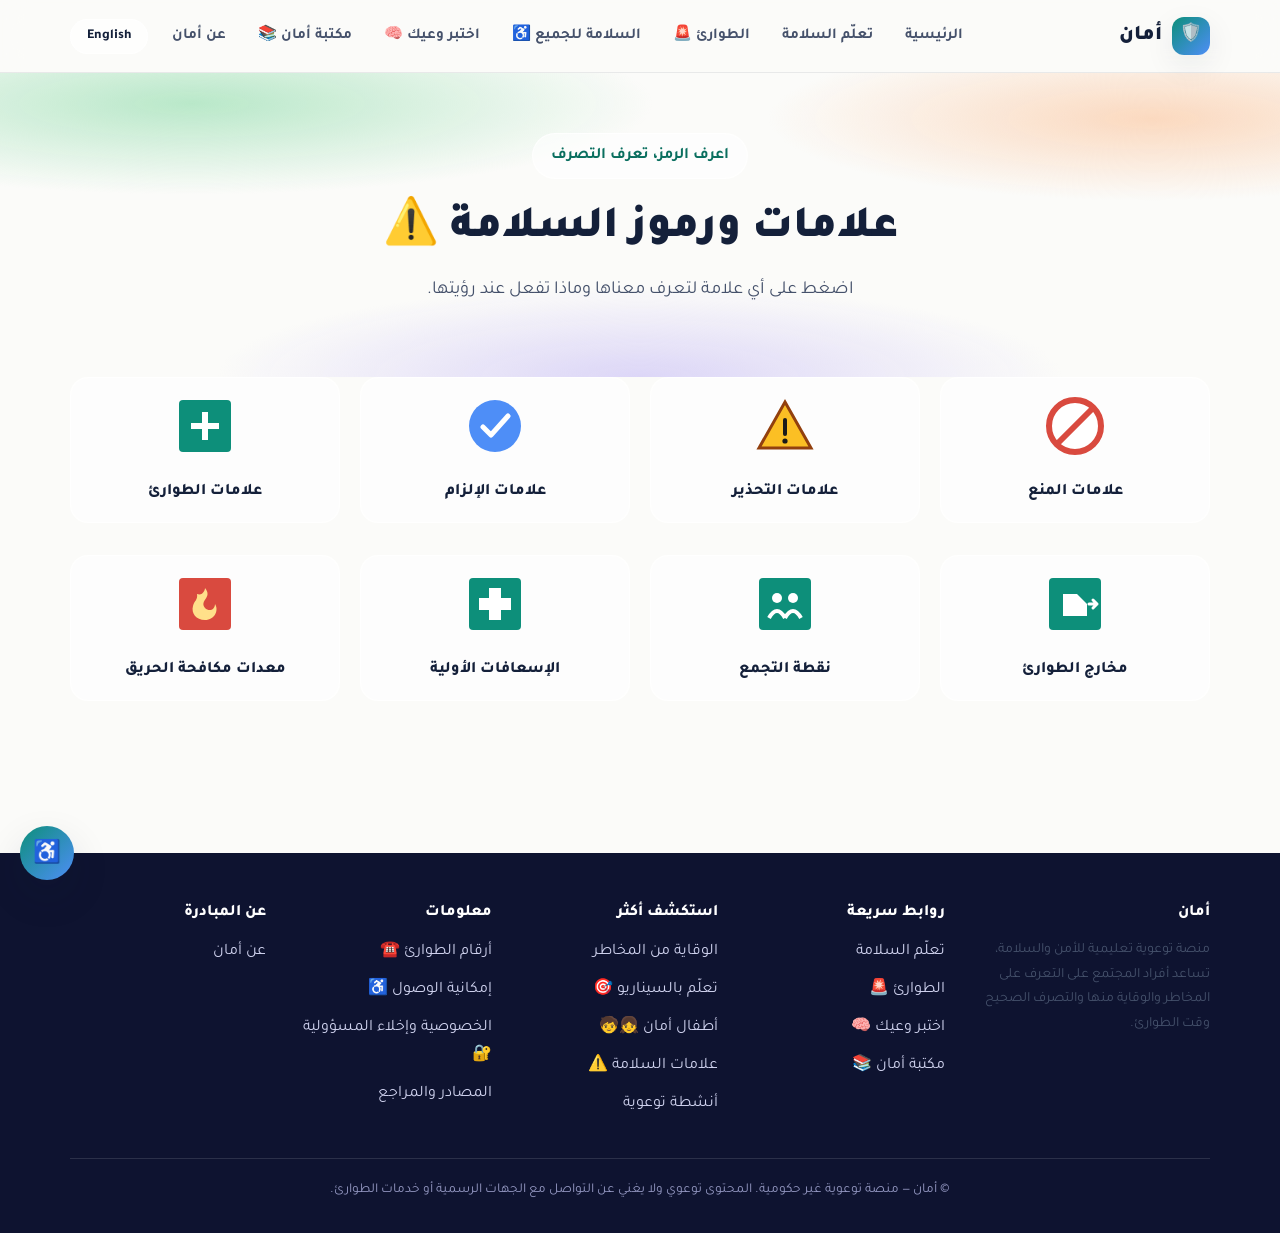
<file: signs.html>
<!DOCTYPE html>
<html lang="ar" dir="rtl">
<head>
<meta charset="UTF-8">
<meta name="viewport" content="width=device-width, initial-scale=1.0">
<title data-ar="علامات ورموز السلامة — أمان" data-en="Safety Signs & Symbols — Aman">علامات ورموز السلامة — أمان</title>
<meta name="description" content="موسوعة مصغّرة لعلامات السلامة: المنع، التحذير، الإلزام، الطوارئ، ومعدات مكافحة الحريق.">
<link rel="icon" type="image/svg+xml" href="assets/img/favicon.svg">
<meta property="og:type" content="website">
<meta property="og:title" content="علامات ورموز السلامة — أمان">
<meta property="og:description" content="موسوعة مصغّرة لعلامات السلامة: المنع، التحذير، الإلزام، الطوارئ، ومعدات مكافحة الحريق.">
<meta property="og:image" content="assets/img/favicon.svg">
<meta name="twitter:card" content="summary">
<link rel="stylesheet" href="assets/css/style.css">
<style>
  .sign-icon { width: 64px; height: 64px; margin: 0 auto 12px; }
  details.accordion-item.sign-card { text-align: center; }
  details.accordion-item.sign-card summary { justify-content: center; flex-direction: column; gap: 8px; }
</style>
</head>
<body>
<a class="skip-link" href="#main" data-ar="تخطي إلى المحتوى الرئيسي" data-en="Skip to main content">تخطي إلى المحتوى الرئيسي</a>

<header class="site-header">
  <div class="wrap header-inner">
    <a class="brand" href="index.html">
      <span class="brand-badge">🛡️</span>
      <span data-ar="أمان" data-en="Aman">أمان</span>
    </a>
    <div class="header-right">
      <nav class="main-nav">
        <a href="index.html" data-ar="الرئيسية" data-en="Home">الرئيسية</a>
        <a href="learn-safety.html" data-ar="تعلّم السلامة" data-en="Learn Safety">تعلّم السلامة</a>
        <a href="emergency.html" data-ar="الطوارئ 🚨" data-en="Emergency 🚨">الطوارئ 🚨</a>
        <a href="accessible-content.html" data-ar="السلامة للجميع ♿" data-en="Safety for All ♿">السلامة للجميع ♿</a>
        <a href="quiz.html" data-ar="اختبر وعيك 🧠" data-en="Test Your Awareness 🧠">اختبر وعيك 🧠</a>
        <a href="library.html" data-ar="مكتبة أمان 📚" data-en="Aman Library 📚">مكتبة أمان 📚</a>
        <a href="about.html" data-ar="عن أمان" data-en="About Aman">عن أمان</a>
      </nav>
      <button class="lang-toggle" data-lang-btn>English</button>
      <button class="menu-toggle" aria-label="فتح القائمة" aria-expanded="false">☰</button>
    </div>
  </div>
</header>

<main id="main">
  <section class="hero mesh-bg" style="padding:60px 0 40px">
    <div class="wrap">
      <span class="tagline" data-ar="اعرف الرمز، تعرف التصرف" data-en="Know the symbol, know the action">اعرف الرمز، تعرف التصرف</span>
      <h1 style="font-size:clamp(1.9rem,4vw,2.8rem)" data-ar="علامات ورموز السلامة ⚠️" data-en="Safety Signs & Symbols ⚠️">علامات ورموز السلامة ⚠️</h1>
      <p class="lead" data-ar="اضغط على أي علامة لتعرف معناها وماذا تفعل عند رؤيتها." data-en="Click any sign to learn its meaning and what to do when you see it.">اضغط على أي علامة لتعرف معناها وماذا تفعل عند رؤيتها.</p>
    </div>
  </section>

  <section class="section" style="padding-top:0">
    <div class="wrap grid grid-4">
      <details class="accordion-item sign-card">
        <summary>
          <svg class="sign-icon" viewBox="0 0 64 64"><circle cx="32" cy="32" r="26" fill="#fff" stroke="#d94a3f" stroke-width="6"/><line x1="14" y1="50" x2="50" y2="14" stroke="#d94a3f" stroke-width="6"/></svg>
          <span data-ar="علامات المنع" data-en="Prohibition Signs">علامات المنع</span>
        </summary>
        <p data-ar="دائرة حمراء بخط مائل — تعني ممنوع تمامًا (مثل: ممنوع التدخين، ممنوع لمس هذا الجهاز)." data-en="A red circle with a diagonal line — means strictly forbidden (e.g. no smoking, do not touch this device).">دائرة حمراء بخط مائل — تعني ممنوع تمامًا (مثل: ممنوع التدخين، ممنوع لمس هذا الجهاز).</p>
      </details>

      <details class="accordion-item sign-card">
        <summary>
          <svg class="sign-icon" viewBox="0 0 64 64"><polygon points="32,8 58,54 6,54" fill="#fbbf24" stroke="#92400e" stroke-width="3"/><line x1="32" y1="26" x2="32" y2="40" stroke="#1a1a1a" stroke-width="4" stroke-linecap="round"/><circle cx="32" cy="47" r="2.6" fill="#1a1a1a"/></svg>
          <span data-ar="علامات التحذير" data-en="Warning Signs">علامات التحذير</span>
        </summary>
        <p data-ar="مثلث أصفر بعلامة تعجب — يعني انتبه لخطر محتمل بهذه المنطقة (مثل: أرضية زلقة، جهد كهربائي عالٍ)." data-en="A yellow triangle with an exclamation mark — means watch for a possible hazard in this area (e.g. slippery floor, high voltage).">مثلث أصفر بعلامة تعجب — يعني انتبه لخطر محتمل بهذه المنطقة (مثل: أرضية زلقة، جهد كهربائي عالٍ).</p>
      </details>

      <details class="accordion-item sign-card">
        <summary>
          <svg class="sign-icon" viewBox="0 0 64 64"><circle cx="32" cy="32" r="26" fill="#4e8ef7"/><path d="M20 33 L28 41 L45 22" fill="none" stroke="#fff" stroke-width="5" stroke-linecap="round" stroke-linejoin="round"/></svg>
          <span data-ar="علامات الإلزام" data-en="Mandatory Signs">علامات الإلزام</span>
        </summary>
        <p data-ar="دائرة زرقاء برمز أبيض — تعني إجراء إلزامي لازم تسويه (مثل: يجب لبس واقيات، يجب إغلاق الباب)." data-en="A blue circle with a white symbol — means a mandatory action you must take (e.g. wear protection, keep this door closed).">دائرة زرقاء برمز أبيض — تعني إجراء إلزامي لازم تسويه (مثل: يجب لبس واقيات، يجب إغلاق الباب).</p>
      </details>

      <details class="accordion-item sign-card">
        <summary>
          <svg class="sign-icon" viewBox="0 0 64 64"><rect x="6" y="6" width="52" height="52" rx="4" fill="#0d8f7a"/><line x1="32" y1="18" x2="32" y2="46" stroke="#fff" stroke-width="6"/><line x1="18" y1="32" x2="46" y2="32" stroke="#fff" stroke-width="6"/></svg>
          <span data-ar="علامات الطوارئ" data-en="Emergency Signs">علامات الطوارئ</span>
        </summary>
        <p data-ar="مربع أخضر — يدل على معدات أو مواقع مرتبطة بالسلامة والطوارئ (إسعافات، مخارج، نقاط تجمع)." data-en="A green square — indicates equipment or locations related to safety and emergencies (first aid, exits, assembly points).">مربع أخضر — يدل على معدات أو مواقع مرتبطة بالسلامة والطوارئ (إسعافات، مخارج، نقاط تجمع).</p>
      </details>

      <details class="accordion-item sign-card">
        <summary>
          <svg class="sign-icon" viewBox="0 0 64 64"><rect x="6" y="6" width="52" height="52" rx="4" fill="#0d8f7a"/><path d="M20 44 V22 h14 l10 10 v12 z" fill="#fff"/><path d="M46 32 L54 32 M50 28 L54 32 L50 36" fill="none" stroke="#fff" stroke-width="3" stroke-linecap="round" stroke-linejoin="round"/></svg>
          <span data-ar="مخارج الطوارئ" data-en="Emergency Exits">مخارج الطوارئ</span>
        </summary>
        <p data-ar="باب وسهم أخضر — يشير لأقرب مسار خروج آمن أثناء الطوارئ. تعرّف عليه دائمًا أول ما تدخل أي مكان جديد." data-en="A green door and arrow — points to the nearest safe way out during an emergency. Always spot it when you enter a new place.">باب وسهم أخضر — يشير لأقرب مسار خروج آمن أثناء الطوارئ. تعرّف عليه دائمًا أول ما تدخل أي مكان جديد.</p>
      </details>

      <details class="accordion-item sign-card">
        <summary>
          <svg class="sign-icon" viewBox="0 0 64 64"><rect x="6" y="6" width="52" height="52" rx="4" fill="#0d8f7a"/><circle cx="24" cy="26" r="5" fill="#fff"/><circle cx="40" cy="26" r="5" fill="#fff"/><path d="M16 46 q8 -14 16 0" fill="none" stroke="#fff" stroke-width="4"/><path d="M32 46 q8 -14 16 0" fill="none" stroke="#fff" stroke-width="4"/></svg>
          <span data-ar="نقطة التجمع" data-en="Assembly Point">نقطة التجمع</span>
        </summary>
        <p data-ar="رمز أشخاص داخل مربع أخضر — المكان الآمن المخصص للتجمّع بعد الإخلاء، إلى حين السماح بالعودة." data-en="A people symbol in a green square — the designated safe gathering spot after evacuation, until you're cleared to return.">رمز أشخاص داخل مربع أخضر — المكان الآمن المخصص للتجمّع بعد الإخلاء، إلى حين السماح بالعودة.</p>
      </details>

      <details class="accordion-item sign-card">
        <summary>
          <svg class="sign-icon" viewBox="0 0 64 64"><rect x="6" y="6" width="52" height="52" rx="4" fill="#0d8f7a"/><rect x="26" y="16" width="12" height="32" fill="#fff"/><rect x="16" y="26" width="32" height="12" fill="#fff"/></svg>
          <span data-ar="الإسعافات الأولية" data-en="First Aid">الإسعافات الأولية</span>
        </summary>
        <p data-ar="صليب أبيض على أخضر — يشير لمكان حقيبة أو محطة الإسعافات الأولية القريبة." data-en="A white cross on green — points to the nearest first-aid kit or station.">صليب أبيض على أخضر — يشير لمكان حقيبة أو محطة الإسعافات الأولية القريبة.</p>
      </details>

      <details class="accordion-item sign-card">
        <summary>
          <svg class="sign-icon" viewBox="0 0 64 64"><rect x="6" y="6" width="52" height="52" rx="4" fill="#d94a3f"/><path d="M32 16 c8 10 -6 12 0 20 c4 4 10 2 10 -4 c4 6 0 16 -10 16 c-9 0 -14 -7 -12 -14 c1 -5 5 -6 4 -12 c6 2 8 -4 8 -6z" fill="#ffe08a"/></svg>
          <span data-ar="معدات مكافحة الحريق" data-en="Fire-Fighting Equipment">معدات مكافحة الحريق</span>
        </summary>
        <p data-ar="مربع أحمر برمز لهب — يشير لموقع طفاية الحريق أو خرطوم الإطفاء أو جرس الإنذار." data-en="A red square with a flame symbol — points to a fire extinguisher, fire hose, or alarm bell location.">مربع أحمر برمز لهب — يشير لموقع طفاية الحريق أو خرطوم الإطفاء أو جرس الإنذار.</p>
      </details>
    </div>
  </section>
</main>

<footer class="site-footer">
  <div class="wrap">
    <div class="footer-grid footer-grid-5">
      <div>
        <h4 data-ar="أمان" data-en="Aman">أمان</h4>
        <p class="small"
          data-ar="منصة توعوية تعليمية للأمن والسلامة، تساعد أفراد المجتمع على التعرف على المخاطر والوقاية منها والتصرف الصحيح وقت الطوارئ."
          data-en="An educational awareness platform for security and safety, helping people recognize risks, prevent them, and respond correctly during emergencies.">منصة توعوية تعليمية للأمن والسلامة، تساعد أفراد المجتمع على التعرف على
          المخاطر والوقاية منها والتصرف الصحيح وقت الطوارئ.</p>
      </div>
      <div>
        <h4 data-ar="روابط سريعة" data-en="Quick Links">روابط سريعة</h4>
        <ul>
          <li><a href="learn-safety.html" data-ar="تعلّم السلامة" data-en="Learn Safety">تعلّم السلامة</a></li>
          <li><a href="emergency.html" data-ar="الطوارئ 🚨" data-en="Emergency 🚨">الطوارئ 🚨</a></li>
          <li><a href="quiz.html" data-ar="اختبر وعيك 🧠" data-en="Test Your Awareness 🧠">اختبر وعيك 🧠</a></li>
          <li><a href="library.html" data-ar="مكتبة أمان 📚" data-en="Aman Library 📚">مكتبة أمان 📚</a></li>
        </ul>
      </div>
      <div>
        <h4 data-ar="استكشف أكثر" data-en="Explore More">استكشف أكثر</h4>
        <ul>
          <li><a href="prevention.html" data-ar="الوقاية من المخاطر" data-en="Risk Prevention">الوقاية من المخاطر</a></li>
          <li><a href="scenarios.html" data-ar="تعلّم بالسيناريو 🎯" data-en="Scenario Learning 🎯">تعلّم بالسيناريو 🎯</a></li>
          <li><a href="kids.html" data-ar="أطفال أمان 👧🧒" data-en="Kids' Safety 👧🧒">أطفال أمان 👧🧒</a></li>
          <li><a href="signs.html" data-ar="علامات السلامة ⚠️" data-en="Safety Signs ⚠️">علامات السلامة ⚠️</a></li>
          <li><a href="activities.html" data-ar="أنشطة توعوية" data-en="Awareness Activities">أنشطة توعوية</a></li>
        </ul>
      </div>
      <div>
        <h4 data-ar="معلومات" data-en="Information">معلومات</h4>
        <ul>
          <li><a href="emergency-numbers.html" data-ar="أرقام الطوارئ ☎️" data-en="Emergency Numbers ☎️">أرقام الطوارئ ☎️</a></li>
          <li><a href="#" data-open-a11y data-ar="إمكانية الوصول ♿" data-en="Accessibility ♿">إمكانية الوصول ♿</a></li>
          <li><a href="privacy.html" data-ar="الخصوصية وإخلاء المسؤولية 🔐" data-en="Privacy & Disclaimer 🔐">الخصوصية وإخلاء المسؤولية 🔐</a></li>
          <li><a href="sources.html" data-ar="المصادر والمراجع" data-en="Sources & References">المصادر والمراجع</a></li>
        </ul>
      </div>
      <div>
        <h4 data-ar="عن المبادرة" data-en="About the Initiative">عن المبادرة</h4>
        <ul>
          <li><a href="about.html" data-ar="عن أمان" data-en="About Aman">عن أمان</a></li>
        </ul>
      </div>
    </div>
    <div class="footer-bottom"
      data-ar="© أمان — منصة توعوية غير حكومية. المحتوى توعوي ولا يغني عن التواصل مع الجهات الرسمية أو خدمات الطوارئ."
      data-en="© Aman — a non-governmental awareness platform. Content is educational and does not replace contacting official authorities or emergency services.">© أمان — منصة توعوية غير حكومية. المحتوى توعوي ولا يغني عن التواصل مع الجهات الرسمية أو خدمات الطوارئ.</div>
  </div>
</footer>

<button class="a11y-toggle" aria-label="إمكانية الوصول">♿</button>
<div class="a11y-panel">
  <h4 data-ar="إمكانية الوصول" data-en="Accessibility">إمكانية الوصول</h4>
  <div class="a11y-row">
    <span data-ar="حجم الخط" data-en="Font Size">حجم الخط</span>
    <div class="stepper">
      <button data-font-step="-0.1" aria-label="تصغير الخط">-</button>
      <button data-font-step="0.1" aria-label="تكبير الخط">+</button>
    </div>
  </div>
  <div class="a11y-row">
    <span data-ar="تباين عالٍ" data-en="High Contrast">تباين عالٍ</span>
    <button class="switch contrast-switch" aria-label="تبديل التباين العالي"></button>
  </div>
</div>

<script src="assets/js/main.js"></script>
</body>
</html>
</file>
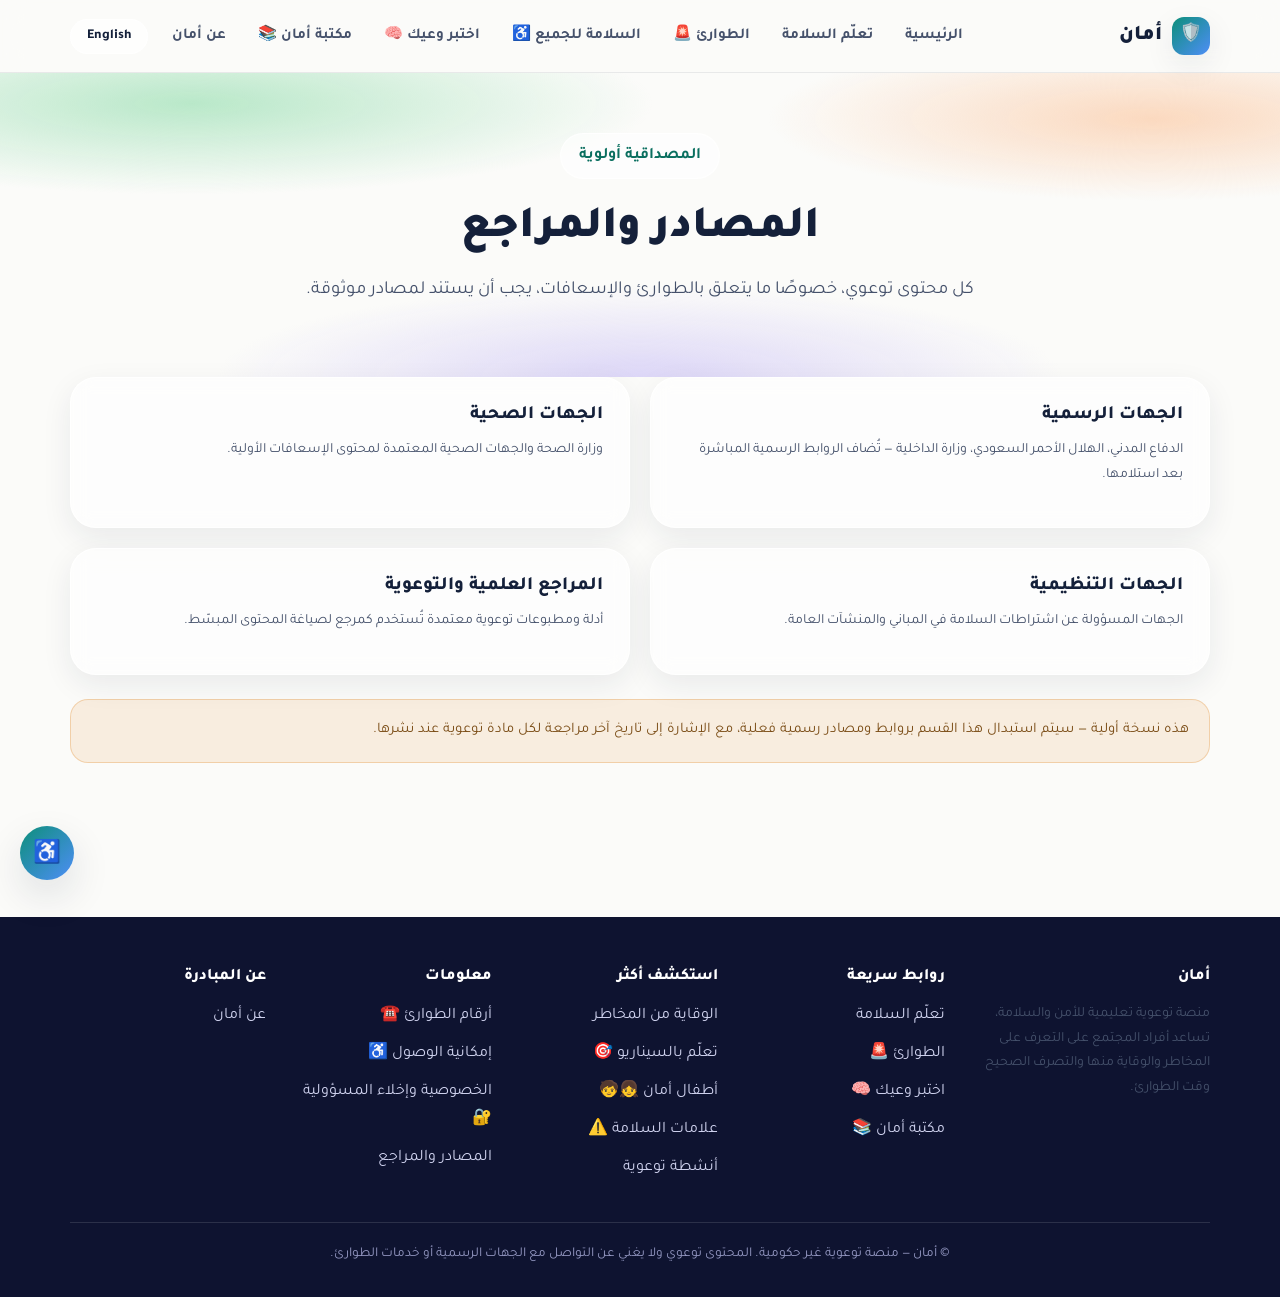
<file: sources.html>
<!DOCTYPE html>
<html lang="ar" dir="rtl">
<head>
<meta charset="UTF-8">
<meta name="viewport" content="width=device-width, initial-scale=1.0">
<title data-ar="المصادر والمراجع — أمان" data-en="Sources & References — Aman">المصادر والمراجع — أمان</title>
<meta name="description" content="الجهات الرسمية والمرجعية التي يُستند إليها محتوى منصة أمان.">
<link rel="icon" type="image/svg+xml" href="assets/img/favicon.svg">
<meta property="og:type" content="website">
<meta property="og:title" content="المصادر والمراجع — أمان">
<meta property="og:description" content="الجهات الرسمية والمرجعية التي يُستند إليها محتوى منصة أمان.">
<meta property="og:image" content="assets/img/favicon.svg">
<meta name="twitter:card" content="summary">
<link rel="stylesheet" href="assets/css/style.css">
</head>
<body>
<a class="skip-link" href="#main" data-ar="تخطي إلى المحتوى الرئيسي" data-en="Skip to main content">تخطي إلى المحتوى الرئيسي</a>

<header class="site-header">
  <div class="wrap header-inner">
    <a class="brand" href="index.html">
      <span class="brand-badge">🛡️</span>
      <span data-ar="أمان" data-en="Aman">أمان</span>
    </a>
    <div class="header-right">
      <nav class="main-nav">
        <a href="index.html" data-ar="الرئيسية" data-en="Home">الرئيسية</a>
        <a href="learn-safety.html" data-ar="تعلّم السلامة" data-en="Learn Safety">تعلّم السلامة</a>
        <a href="emergency.html" data-ar="الطوارئ 🚨" data-en="Emergency 🚨">الطوارئ 🚨</a>
        <a href="accessible-content.html" data-ar="السلامة للجميع ♿" data-en="Safety for All ♿">السلامة للجميع ♿</a>
        <a href="quiz.html" data-ar="اختبر وعيك 🧠" data-en="Test Your Awareness 🧠">اختبر وعيك 🧠</a>
        <a href="library.html" data-ar="مكتبة أمان 📚" data-en="Aman Library 📚">مكتبة أمان 📚</a>
        <a href="about.html" data-ar="عن أمان" data-en="About Aman">عن أمان</a>
      </nav>
      <button class="lang-toggle" data-lang-btn>English</button>
      <button class="menu-toggle" aria-label="فتح القائمة" aria-expanded="false">☰</button>
    </div>
  </div>
</header>

<main id="main">
  <section class="hero mesh-bg" style="padding:60px 0 40px">
    <div class="wrap">
      <span class="tagline" data-ar="المصداقية أولوية" data-en="Credibility comes first">المصداقية أولوية</span>
      <h1 style="font-size:clamp(1.9rem,4vw,2.8rem)" data-ar="المصادر والمراجع" data-en="Sources & References">المصادر والمراجع</h1>
      <p class="lead" data-ar="كل محتوى توعوي، خصوصًا ما يتعلق بالطوارئ والإسعافات، يجب أن يستند لمصادر موثوقة." data-en="All awareness content, especially anything related to emergencies and first aid, must be grounded in reliable sources.">كل محتوى توعوي، خصوصًا ما يتعلق بالطوارئ والإسعافات، يجب أن يستند لمصادر موثوقة.</p>
    </div>
  </section>

  <section class="section" style="padding-top:0">
    <div class="wrap">
      <div class="grid grid-2">
        <div class="card">
          <h3 data-ar="الجهات الرسمية" data-en="Official Authorities">الجهات الرسمية</h3>
          <p class="small" data-ar="الدفاع المدني، الهلال الأحمر السعودي، وزارة الداخلية — تُضاف الروابط الرسمية المباشرة بعد استلامها." data-en="Civil Defense, the Saudi Red Crescent, the Ministry of Interior — direct official links will be added once received.">الدفاع المدني، الهلال الأحمر السعودي، وزارة الداخلية — تُضاف الروابط الرسمية المباشرة بعد استلامها.</p>
        </div>
        <div class="card">
          <h3 data-ar="الجهات الصحية" data-en="Health Authorities">الجهات الصحية</h3>
          <p class="small" data-ar="وزارة الصحة والجهات الصحية المعتمدة لمحتوى الإسعافات الأولية." data-en="The Ministry of Health and approved health bodies for first-aid content.">وزارة الصحة والجهات الصحية المعتمدة لمحتوى الإسعافات الأولية.</p>
        </div>
        <div class="card">
          <h3 data-ar="الجهات التنظيمية" data-en="Regulatory Bodies">الجهات التنظيمية</h3>
          <p class="small" data-ar="الجهات المسؤولة عن اشتراطات السلامة في المباني والمنشآت العامة." data-en="The bodies responsible for safety requirements in buildings and public facilities.">الجهات المسؤولة عن اشتراطات السلامة في المباني والمنشآت العامة.</p>
        </div>
        <div class="card">
          <h3 data-ar="المراجع العلمية والتوعوية" data-en="Scientific & Educational References">المراجع العلمية والتوعوية</h3>
          <p class="small" data-ar="أدلة ومطبوعات توعوية معتمدة تُستخدم كمرجع لصياغة المحتوى المبسّط." data-en="Approved awareness guides and publications used as a reference for writing simplified content.">أدلة ومطبوعات توعوية معتمدة تُستخدم كمرجع لصياغة المحتوى المبسّط.</p>
        </div>
      </div>
      <p class="notice" style="margin-top:24px"
        data-ar="هذه نسخة أولية — سيتم استبدال هذا القسم بروابط ومصادر رسمية فعلية، مع الإشارة إلى تاريخ آخر مراجعة لكل مادة توعوية عند نشرها."
        data-en="This is an early version — this section will be replaced with real official links and sources, noting the last review date for each item when published.">
        هذه نسخة أولية — سيتم استبدال هذا القسم بروابط ومصادر رسمية فعلية، مع الإشارة إلى
        تاريخ آخر مراجعة لكل مادة توعوية عند نشرها.
      </p>
    </div>
  </section>
</main>

<footer class="site-footer">
  <div class="wrap">
    <div class="footer-grid footer-grid-5">
      <div>
        <h4 data-ar="أمان" data-en="Aman">أمان</h4>
        <p class="small"
          data-ar="منصة توعوية تعليمية للأمن والسلامة، تساعد أفراد المجتمع على التعرف على المخاطر والوقاية منها والتصرف الصحيح وقت الطوارئ."
          data-en="An educational awareness platform for security and safety, helping people recognize risks, prevent them, and respond correctly during emergencies.">منصة توعوية تعليمية للأمن والسلامة، تساعد أفراد المجتمع على التعرف على
          المخاطر والوقاية منها والتصرف الصحيح وقت الطوارئ.</p>
      </div>
      <div>
        <h4 data-ar="روابط سريعة" data-en="Quick Links">روابط سريعة</h4>
        <ul>
          <li><a href="learn-safety.html" data-ar="تعلّم السلامة" data-en="Learn Safety">تعلّم السلامة</a></li>
          <li><a href="emergency.html" data-ar="الطوارئ 🚨" data-en="Emergency 🚨">الطوارئ 🚨</a></li>
          <li><a href="quiz.html" data-ar="اختبر وعيك 🧠" data-en="Test Your Awareness 🧠">اختبر وعيك 🧠</a></li>
          <li><a href="library.html" data-ar="مكتبة أمان 📚" data-en="Aman Library 📚">مكتبة أمان 📚</a></li>
        </ul>
      </div>
      <div>
        <h4 data-ar="استكشف أكثر" data-en="Explore More">استكشف أكثر</h4>
        <ul>
          <li><a href="prevention.html" data-ar="الوقاية من المخاطر" data-en="Risk Prevention">الوقاية من المخاطر</a></li>
          <li><a href="scenarios.html" data-ar="تعلّم بالسيناريو 🎯" data-en="Scenario Learning 🎯">تعلّم بالسيناريو 🎯</a></li>
          <li><a href="kids.html" data-ar="أطفال أمان 👧🧒" data-en="Kids' Safety 👧🧒">أطفال أمان 👧🧒</a></li>
          <li><a href="signs.html" data-ar="علامات السلامة ⚠️" data-en="Safety Signs ⚠️">علامات السلامة ⚠️</a></li>
          <li><a href="activities.html" data-ar="أنشطة توعوية" data-en="Awareness Activities">أنشطة توعوية</a></li>
        </ul>
      </div>
      <div>
        <h4 data-ar="معلومات" data-en="Information">معلومات</h4>
        <ul>
          <li><a href="emergency-numbers.html" data-ar="أرقام الطوارئ ☎️" data-en="Emergency Numbers ☎️">أرقام الطوارئ ☎️</a></li>
          <li><a href="#" data-open-a11y data-ar="إمكانية الوصول ♿" data-en="Accessibility ♿">إمكانية الوصول ♿</a></li>
          <li><a href="privacy.html" data-ar="الخصوصية وإخلاء المسؤولية 🔐" data-en="Privacy & Disclaimer 🔐">الخصوصية وإخلاء المسؤولية 🔐</a></li>
          <li><a href="sources.html" data-ar="المصادر والمراجع" data-en="Sources & References">المصادر والمراجع</a></li>
        </ul>
      </div>
      <div>
        <h4 data-ar="عن المبادرة" data-en="About the Initiative">عن المبادرة</h4>
        <ul>
          <li><a href="about.html" data-ar="عن أمان" data-en="About Aman">عن أمان</a></li>
        </ul>
      </div>
    </div>
    <div class="footer-bottom"
      data-ar="© أمان — منصة توعوية غير حكومية. المحتوى توعوي ولا يغني عن التواصل مع الجهات الرسمية أو خدمات الطوارئ."
      data-en="© Aman — a non-governmental awareness platform. Content is educational and does not replace contacting official authorities or emergency services.">© أمان — منصة توعوية غير حكومية. المحتوى توعوي ولا يغني عن التواصل مع الجهات الرسمية أو خدمات الطوارئ.</div>
  </div>
</footer>

<button class="a11y-toggle" aria-label="إمكانية الوصول">♿</button>
<div class="a11y-panel">
  <h4 data-ar="إمكانية الوصول" data-en="Accessibility">إمكانية الوصول</h4>
  <div class="a11y-row">
    <span data-ar="حجم الخط" data-en="Font Size">حجم الخط</span>
    <div class="stepper">
      <button data-font-step="-0.1" aria-label="تصغير الخط">-</button>
      <button data-font-step="0.1" aria-label="تكبير الخط">+</button>
    </div>
  </div>
  <div class="a11y-row">
    <span data-ar="تباين عالٍ" data-en="High Contrast">تباين عالٍ</span>
    <button class="switch contrast-switch" aria-label="تبديل التباين العالي"></button>
  </div>
</div>

<script src="assets/js/main.js"></script></body>
</html>
</file>
<file: assets/css/style.css>
/* ============================================================
   أمان — نظام التصميم المشترك
   هوية بصرية: خلفيات تدرّج ناعمة + بطاقات زجاجية (glassmorphism)
   + أزرار تدرّج جريئة + وضع "طوارئ" داكن عالي التباين
   ============================================================ */

@import url('https://fonts.googleapis.com/css2?family=Tajawal:wght@400;500;700;800;900&display=swap');

:root {
  /* ألوان أساسية */
  --mint: #b9e8c9;
  --peach: #fbd9bf;
  --lavender: #dcd6f7;
  --sky: #bfe1f5;

  --ink: #14203a;
  --ink-soft: #45516b;
  --paper: #fbfbf9;

  --teal-600: #0d8f7a;
  --teal-700: #0a6f5f;
  --amber-600: #e08a2c;
  --red-600: #d94a3f;
  --red-700: #b33a30;

  --navy-900: #0e1330;
  --navy-800: #161c42;
  --purple-500: #6c5ce7;
  --blue-500: #4e8ef7;

  --glass-bg: rgba(255, 255, 255, 0.6);
  --glass-border: rgba(255, 255, 255, 0.8);
  --glass-bg-dark: rgba(255, 255, 255, 0.08);
  --glass-border-dark: rgba(255, 255, 255, 0.16);

  --radius-lg: 26px;
  --radius-md: 18px;
  --radius-sm: 12px;
  --radius-pill: 999px;

  --shadow-soft: 0 10px 30px rgba(20, 32, 58, 0.08);
  --shadow-med: 0 16px 40px rgba(20, 32, 58, 0.12);
  --shadow-glow: 0 0 0 1px rgba(255, 255, 255, 0.4) inset, 0 20px 60px rgba(76, 110, 245, 0.25);

  --font: 'Tajawal', 'Segoe UI', Tahoma, sans-serif;
  --font-display: 'Tajawal', 'Segoe UI', Tahoma, sans-serif;

  /* شريط إمكانية الوصول: حجم خط قابل للتحكم */
  --font-scale: 1;
  --page-max: 1180px;
}

/* وضع تباين عالٍ (يُفعَّل بإضافة class من main.js) */
body.high-contrast {
  --ink: #14181f;
  --ink-soft: #3a3f4b;
  --paper: #ffffff;
  --glass-bg: #ffffff;
  --glass-border: #6b7280;
  --mint: #d7f4e0;
  --peach: #ffe7d1;
  --lavender: #ebe6ff;
}
body.high-contrast .card,
body.high-contrast header.site-header,
body.high-contrast footer.site-footer {
  border: 1.5px solid #6b7280;
}
body.high-contrast a { text-decoration: underline; }

* { box-sizing: border-box; }
html { scroll-behavior: smooth; }

body {
  margin: 0;
  font-family: var(--font);
  color: var(--ink);
  background: var(--paper);
  font-size: calc(16px * var(--font-scale));
  line-height: 1.75;
  direction: rtl;
}

img { max-width: 100%; display: block; }
a { color: inherit; }
h1, h2, h3, h4 { margin: 0 0 .5em; font-weight: 800; line-height: 1.3; }
p { margin: 0 0 1em; }
ul { margin: 0; padding-inline-start: 1.2em; }
button { font-family: inherit; cursor: pointer; }

.wrap {
  max-width: var(--page-max);
  margin: 0 auto;
  padding: 0 20px;
}

/* ===== خلفية شبكية متدرجة ناعمة ===== */
.mesh-bg {
  position: relative;
  background:
    radial-gradient(60% 50% at 15% 10%, var(--mint) 0%, transparent 60%),
    radial-gradient(50% 45% at 90% 15%, var(--peach) 0%, transparent 60%),
    radial-gradient(55% 50% at 50% 100%, var(--lavender) 0%, transparent 60%),
    var(--paper);
}

/* ===== رابط تخطي للمحتوى (لوحة مفاتيح/قارئ شاشة) ===== */
.skip-link {
  position: absolute;
  top: -60px;
  inset-inline-start: 12px;
  z-index: 200;
  background: var(--ink);
  color: #fff;
  padding: 10px 18px;
  border-radius: var(--radius-sm);
  text-decoration: none;
  font-weight: 800;
  transition: top .15s;
}
.skip-link:focus { top: 12px; }

/* ===== الهيدر ===== */
header.site-header {
  position: sticky;
  top: 0;
  z-index: 50;
  backdrop-filter: blur(14px);
  background: rgba(251, 251, 249, 0.75);
  border-bottom: 1px solid rgba(20, 32, 58, 0.08);
}
.header-inner {
  display: flex;
  align-items: center;
  justify-content: space-between;
  height: 72px;
}
.brand {
  display: flex;
  align-items: center;
  gap: 10px;
  font-weight: 900;
  font-size: 1.3rem;
  text-decoration: none;
  color: var(--ink);
}
.brand-badge {
  width: 38px; height: 38px;
  border-radius: var(--radius-sm);
  background: linear-gradient(135deg, var(--teal-600), var(--blue-500));
  display: flex; align-items: center; justify-content: center;
  color: #fff; font-size: 1.1rem;
  box-shadow: var(--shadow-soft);
}
.header-right {
  display: flex;
  align-items: center;
  gap: 10px;
}
.lang-toggle {
  border: 1px solid var(--glass-border);
  background: var(--glass-bg);
  padding: 8px 16px;
  border-radius: var(--radius-pill);
  font-weight: 800;
  font-size: .85rem;
  color: var(--ink);
}
.lang-toggle:hover { background: #fff; }
nav.main-nav {
  display: flex;
  gap: 4px;
  list-style: none;
  margin: 0; padding: 0;
}
nav.main-nav a {
  display: block;
  padding: 10px 14px;
  border-radius: var(--radius-pill);
  text-decoration: none;
  font-weight: 700;
  font-size: .95rem;
  color: var(--ink-soft);
  transition: background .15s, color .15s;
  white-space: nowrap;
}
nav.main-nav a:hover,
nav.main-nav a[aria-current="page"] {
  background: rgba(13, 143, 122, 0.12);
  color: var(--teal-700);
}
.menu-toggle {
  display: none;
  background: none;
  border: none;
  font-size: 1.6rem;
  padding: 6px 10px;
  border-radius: var(--radius-sm);
  color: var(--ink);
}
.menu-toggle:hover { background: rgba(20,32,58,.06); }

@media (max-width: 880px) {
  nav.main-nav {
    position: absolute;
    inset-inline: 0;
    top: 72px;
    flex-direction: column;
    background: rgba(251,251,249,.98);
    border-bottom: 1px solid rgba(20,32,58,.08);
    padding: 10px 20px 20px;
    display: none;
    box-shadow: var(--shadow-med);
  }
  nav.main-nav.open { display: flex; }
  nav.main-nav a { padding: 12px 14px; }
  .menu-toggle { display: block; }
}

/* ===== أزرار ===== */
.btn {
  display: inline-flex;
  align-items: center;
  gap: 8px;
  padding: 14px 28px;
  border-radius: var(--radius-pill);
  font-weight: 800;
  font-size: 1rem;
  text-decoration: none;
  border: none;
  transition: transform .15s ease, box-shadow .15s ease;
}
.btn:hover { transform: translateY(-2px); }
.btn-primary {
  color: #fff;
  background: linear-gradient(135deg, var(--teal-600), var(--blue-500));
  box-shadow: 0 12px 30px rgba(13, 143, 122, 0.35);
}
.btn-secondary {
  color: var(--ink);
  background: var(--glass-bg);
  border: 1px solid var(--glass-border);
  backdrop-filter: blur(10px);
}
.btn-emergency {
  color: #fff;
  background: linear-gradient(135deg, var(--teal-600), var(--blue-500));
  box-shadow: 0 12px 30px rgba(78, 142, 247, 0.45);
}
.btn-block { width: 100%; justify-content: center; }

/* ===== بطاقات زجاجية ===== */
.card {
  background: var(--glass-bg);
  border: 1px solid var(--glass-border);
  backdrop-filter: blur(10px);
  border-radius: var(--radius-lg);
  padding: 26px;
  box-shadow: var(--shadow-soft);
  transition: transform .18s ease, box-shadow .18s ease;
}
a.card { text-decoration: none; color: inherit; display: block; }
.card:hover { transform: translateY(-4px); box-shadow: var(--shadow-med); }
.card-icon {
  font-size: 1.8rem;
  width: 56px; height: 56px;
  border-radius: var(--radius-md);
  display: flex; align-items: center; justify-content: center;
  background: rgba(255,255,255,.7);
  margin-bottom: 14px;
  box-shadow: var(--shadow-soft);
}

.grid {
  display: grid;
  gap: 20px;
}
.grid-2 { grid-template-columns: repeat(2, 1fr); }
.grid-3 { grid-template-columns: repeat(3, 1fr); }
.grid-4 { grid-template-columns: repeat(4, 1fr); }
@media (max-width: 880px) {
  .grid-2, .grid-3, .grid-4 { grid-template-columns: 1fr; }
}
@media (min-width: 881px) and (max-width: 1100px) {
  .grid-3, .grid-4 { grid-template-columns: repeat(2, 1fr); }
}

/* ===== الهيرو ===== */
.hero {
  padding: 90px 0 70px;
  text-align: center;
}
.hero .tagline {
  display: inline-block;
  padding: 8px 18px;
  border-radius: var(--radius-pill);
  background: var(--glass-bg);
  border: 1px solid var(--glass-border);
  font-weight: 700;
  color: var(--teal-700);
  margin-bottom: 22px;
}
.hero h1 {
  font-size: clamp(2.2rem, 5vw, 3.6rem);
  font-weight: 900;
  margin-bottom: 16px;
}
.hero p.lead {
  max-width: 680px;
  margin: 0 auto 30px;
  font-size: 1.15rem;
  color: var(--ink-soft);
}
.hero .actions {
  display: flex;
  gap: 14px;
  justify-content: center;
  flex-wrap: wrap;
  margin-bottom: 40px;
}
.quick-links {
  display: flex;
  gap: 10px;
  flex-wrap: wrap;
  justify-content: center;
}
.quick-links a {
  display: flex;
  align-items: center;
  gap: 8px;
  padding: 10px 18px;
  border-radius: var(--radius-pill);
  background: var(--glass-bg);
  border: 1px solid var(--glass-border);
  text-decoration: none;
  font-weight: 700;
  color: var(--ink);
  font-size: .92rem;
  backdrop-filter: blur(10px);
}
.quick-links a:hover { background: #fff; }

/* ===== عداد الزيارات ===== */
.counter-card {
  display: inline-flex;
  align-items: center;
  gap: 18px;
  margin-top: 10px;
  padding: 18px 30px;
  border-radius: var(--radius-lg);
  background: var(--glass-bg);
  border: 1px solid var(--glass-border);
  box-shadow: var(--shadow-soft);
}
.counter-card .num {
  font-size: 2.1rem;
  font-weight: 900;
  background: linear-gradient(135deg, var(--teal-700), var(--blue-500));
  -webkit-background-clip: text;
  background-clip: text;
  color: transparent;
}
.counter-card .label { color: var(--ink-soft); font-weight: 700; font-size: .9rem; }

/* ===== أقسام عامة ===== */
section.section { padding: 60px 0; }
.section-head { text-align: center; max-width: 640px; margin: 0 auto 40px; }
.section-head h2 { font-size: clamp(1.6rem, 3vw, 2.2rem); }
.section-head p { color: var(--ink-soft); }
.eyebrow {
  display: inline-block;
  font-weight: 800;
  color: var(--teal-700);
  background: rgba(13,143,122,.1);
  padding: 6px 14px;
  border-radius: var(--radius-pill);
  font-size: .85rem;
  margin-bottom: 14px;
}

/* ===== أنيميشن نار مصغّر (بديل إيموجي 🔥، CSS بحت) ===== */
.flame-icon {
  position: relative;
  width: 26px;
  height: 32px;
  display: inline-block;
}
.flame-icon span {
  position: absolute;
  bottom: 0;
  inset-inline-start: 50%;
  border-radius: 50% 50% 48% 48% / 62% 62% 38% 38%;
  background: radial-gradient(circle at 50% 28%, #ffe08a 0%, var(--amber-600) 45%, var(--red-600) 82%);
  transform-origin: bottom center;
  animation: flame-flicker 2.4s ease-in-out infinite;
}
.flame-icon span:nth-child(1) { width: 20px; height: 30px; margin-inline-start: -10px; animation-delay: 0s; }
.flame-icon span:nth-child(2) { width: 13px; height: 22px; margin-inline-start: -13px; animation-delay: .4s; animation-duration: 2s; opacity: .85; }
.flame-icon span:nth-child(3) { width: 12px; height: 18px; margin-inline-start: -2px; animation-delay: .8s; animation-duration: 2.8s; opacity: .8; }
.flame-icon.sm {
  transform: scale(.62);
  vertical-align: -8px;
  margin-inline-end: -2px;
}
@keyframes flame-flicker {
  0%, 100% { transform: translateY(0) scaleY(1) skewX(0deg); }
  25% { transform: translateY(-6px) scaleY(1.06) skewX(-2deg); }
  50% { transform: translateY(2px) scaleY(0.96) skewX(2deg); }
  75% { transform: translateY(-4px) scaleY(1.03) skewX(-1deg); }
}
@media (prefers-reduced-motion: reduce) {
  .flame-icon span { animation: none; }
}

/* ===== وضع الطوارئ الداكن ===== */
.emergency-zone {
  background: radial-gradient(80% 100% at 50% 0%, var(--navy-800), var(--navy-900));
  color: #f2f3ff;
  border-radius: var(--radius-lg);
  padding: 50px 30px;
  box-shadow: var(--shadow-glow);
  position: relative;
  overflow: hidden;
}
.emergency-zone::before {
  content: '';
  position: absolute; inset: 0;
  background: radial-gradient(40% 60% at 90% 10%, rgba(108,92,231,.35), transparent 70%);
  pointer-events: none;
}
.emergency-zone h2, .emergency-zone h3 { color: #fff; }
.emergency-zone p { color: #c8cbe8; }
.emergency-grid {
  display: grid;
  grid-template-columns: repeat(5, 1fr);
  gap: 14px;
  margin-top: 30px;
}
@media (max-width: 880px) { .emergency-grid { grid-template-columns: repeat(2, 1fr); } }

.situation-btn {
  display: flex;
  flex-direction: column;
  align-items: center;
  gap: 8px;
  padding: 22px 12px;
  border-radius: var(--radius-md);
  background: var(--glass-bg-dark);
  border: 1px solid var(--glass-border-dark);
  color: #fff;
  text-decoration: none;
  font-weight: 800;
  text-align: center;
  transition: transform .15s, background .15s;
}
.situation-btn:hover { background: rgba(255,255,255,.16); transform: translateY(-3px); }
.situation-btn .emoji { font-size: 1.8rem; }

.situation-card {
  background: rgba(255,255,255,.06);
  border: 1px solid var(--glass-border-dark);
  border-radius: var(--radius-md);
  padding: 22px;
  margin-top: 16px;
}
.situation-card h4 { color: #fdd; margin-bottom: 8px; }
.situation-card ol, .situation-card ul { color: #dfe1f5; }

/* ===== بطاقات فئات إمكانية الوصول ===== */
.access-tabs {
  display: flex;
  gap: 10px;
  flex-wrap: wrap;
  justify-content: center;
  margin-bottom: 30px;
}
.access-tabs button {
  padding: 12px 20px;
  border-radius: var(--radius-pill);
  border: 1px solid var(--glass-border);
  background: var(--glass-bg);
  font-weight: 800;
  color: var(--ink);
}
.access-tabs button.active {
  background: linear-gradient(135deg, var(--teal-600), var(--blue-500));
  color: #fff;
  border-color: transparent;
}
.access-panel { display: none; }
.access-panel.active { display: block; }

/* ===== الاختبار ===== */
.quiz-card {
  max-width: 640px;
  margin: 0 auto;
}
.quiz-progress {
  height: 8px;
  border-radius: var(--radius-pill);
  background: rgba(20,32,58,.08);
  overflow: hidden;
  margin-bottom: 24px;
}
.quiz-progress > span {
  display: block; height: 100%;
  background: linear-gradient(90deg, var(--teal-600), var(--blue-500));
  transition: width .3s;
}
.quiz-option {
  display: block;
  width: 100%;
  text-align: right;
  padding: 16px 20px;
  margin-bottom: 12px;
  border-radius: var(--radius-md);
  border: 1px solid var(--glass-border);
  background: var(--glass-bg);
  font-weight: 700;
  font-size: 1rem;
  color: var(--ink);
}
.quiz-option:hover { background: #fff; }
.quiz-option.correct { background: rgba(13,143,122,.15); border-color: var(--teal-600); }
.quiz-option.wrong { background: rgba(217,74,63,.12); border-color: var(--red-600); }
.quiz-explain {
  margin-top: 16px;
  padding: 16px 20px;
  border-radius: var(--radius-md);
  background: rgba(255,255,255,.7);
  border: 1px solid var(--glass-border);
  font-size: .95rem;
  color: var(--ink-soft);
}
.quiz-result { text-align: center; }
.quiz-result .score {
  font-size: 3rem; font-weight: 900;
  background: linear-gradient(135deg, var(--teal-700), var(--blue-500));
  -webkit-background-clip: text; background-clip: text; color: transparent;
}

/* ===== بطاقات الأرقام ===== */
.number-card {
  text-align: center;
  padding: 30px 20px;
}
.number-card .digits {
  font-size: 2.4rem;
  font-weight: 900;
  color: var(--red-700);
  direction: ltr;
  display: block;
  margin-bottom: 6px;
}

/* ===== تذييل ===== */
footer.site-footer {
  margin-top: 80px;
  padding: 50px 0 30px;
  background: var(--navy-900);
  color: #cfd2ee;
}
footer.site-footer a { text-decoration: none; color: #cfd2ee; }
footer.site-footer h4 { color: #fff; font-size: 1rem; margin-bottom: 14px; }
.footer-grid {
  display: grid;
  grid-template-columns: 1.4fr 1fr 1fr 1fr;
  gap: 30px;
}
.footer-grid.footer-grid-5 { grid-template-columns: 1.2fr 1fr 1fr 1fr 1fr; }
@media (max-width: 880px) { .footer-grid { grid-template-columns: 1fr 1fr; } }
@media (max-width: 560px) { .footer-grid.footer-grid-5 { grid-template-columns: 1fr; } }
.footer-grid ul { list-style: none; padding: 0; display: flex; flex-direction: column; gap: 10px; }
.footer-bottom {
  margin-top: 40px;
  padding-top: 20px;
  border-top: 1px solid rgba(255,255,255,.12);
  font-size: .85rem;
  color: #9498c2;
  text-align: center;
}

/* ===== نافذة منبثقة (إنفوجرافيك / قائمة تحقق) ===== */
.lightbox {
  position: fixed;
  inset: 0;
  z-index: 300;
  background: rgba(20, 32, 58, 0.55);
  display: flex;
  align-items: center;
  justify-content: center;
  padding: 20px;
}
.lightbox[hidden] { display: none; }
.lightbox-inner {
  background: #fff;
  border-radius: var(--radius-lg);
  padding: 30px;
  max-width: 600px;
  width: 100%;
  max-height: 85vh;
  overflow-y: auto;
  position: relative;
  box-shadow: var(--shadow-med);
}
.lightbox-close {
  position: absolute;
  top: 14px;
  inset-inline-end: 14px;
  width: 36px; height: 36px;
  border-radius: 50%;
  border: none;
  background: rgba(20,32,58,.08);
  font-size: 1.1rem;
  color: var(--ink);
}
.checklist { display: flex; flex-direction: column; gap: 4px; margin-top: 16px; }
.checklist-item {
  display: flex;
  align-items: center;
  gap: 12px;
  padding: 12px 10px;
  border-radius: var(--radius-sm);
  cursor: pointer;
  font-size: .95rem;
}
.checklist-item:hover { background: rgba(13,143,122,.06); }
.checklist-item input { width: 18px; height: 18px; accent-color: var(--teal-600); flex-shrink: 0; }

/* ===== شريط إمكانية الوصول العائم ===== */
.a11y-toggle {
  position: fixed;
  inset-inline-end: 20px;
  bottom: 20px;
  z-index: 100;
  width: 54px; height: 54px;
  border-radius: 50%;
  border: none;
  background: linear-gradient(135deg, var(--teal-600), var(--blue-500));
  color: #fff;
  font-size: 1.4rem;
  box-shadow: var(--shadow-med);
}
.a11y-panel {
  position: fixed;
  inset-inline-end: 20px;
  bottom: 84px;
  z-index: 100;
  width: 260px;
  padding: 20px;
  border-radius: var(--radius-lg);
  background: #fff;
  border: 1px solid var(--glass-border);
  box-shadow: var(--shadow-med);
  display: none;
}
.a11y-panel.open { display: block; }
.a11y-panel h4 { margin-bottom: 12px; font-size: .95rem; }
.a11y-row { display: flex; align-items: center; justify-content: space-between; margin-bottom: 12px; }
.a11y-row .stepper { display: flex; gap: 6px; }
.a11y-row .stepper button {
  width: 32px; height: 32px;
  border-radius: 50%;
  border: 1px solid var(--glass-border);
  background: var(--paper);
  font-weight: 800;
}
.a11y-row .switch {
  width: 44px; height: 26px;
  border-radius: var(--radius-pill);
  background: #d8dbe8;
  border: none;
  position: relative;
}
.a11y-row .switch::after {
  content: '';
  position: absolute; top: 3px; inset-inline-start: 3px;
  width: 20px; height: 20px; border-radius: 50%;
  background: #fff;
  transition: inset-inline-start .15s;
}
.a11y-row .switch.on { background: var(--teal-600); }
.a11y-row .switch.on::after { inset-inline-start: 21px; }

/* ===== ألعاب "تعلّم والعب" ===== */
.hazard-scene-wrap { position: relative; }
.hazard-scene { width: 100%; height: auto; border-radius: var(--radius-lg); background: #f3f6fb; box-shadow: var(--shadow-soft); }
.hazard-scene [data-hazard] { cursor: pointer; fill: rgba(217, 74, 63, 0.001); stroke: transparent; transition: fill .15s, stroke .15s; }
.hazard-scene [data-hazard]:hover { fill: rgba(217, 74, 63, 0.12); stroke: var(--red-600); stroke-width: 2; stroke-dasharray: 4 3; }
.hazard-scene [data-hazard].hazard-found { fill: rgba(13, 143, 122, 0.18); stroke: var(--teal-600); stroke-width: 2.5; cursor: default; }
.hazard-feedback {
  position: absolute; bottom: 12px; inset-inline-start: 12px; inset-inline-end: 12px;
  background: var(--ink); color: #fff; padding: 12px 18px; border-radius: var(--radius-md);
  font-weight: 700; font-size: .9rem; box-shadow: var(--shadow-med);
  animation: fadeUp .25s ease-out;
}
@keyframes fadeUp { from { opacity: 0; transform: translateY(6px); } to { opacity: 1; transform: translateY(0); } }

.match-grid { display: grid; grid-template-columns: 1fr 1fr; gap: 16px; margin-top: 16px; }
@media (max-width: 700px) { .match-grid { grid-template-columns: 1fr; } }
.match-col { display: flex; flex-direction: column; gap: 10px; }
.match-chip { font-size: .92rem; }
.match-chip.selected { border-color: var(--blue-500); background: rgba(78, 142, 247, 0.12); }
.match-chip.correct { background: rgba(13, 143, 122, 0.15); border-color: var(--teal-600); }

.order-list { list-style: none; padding: 0; margin: 16px 0 0; display: flex; flex-direction: column; gap: 10px; }
.order-list li {
  display: flex; align-items: center; justify-content: space-between; gap: 10px;
  padding: 14px 18px; border-radius: var(--radius-md);
  background: var(--glass-bg); border: 1px solid var(--glass-border);
  font-weight: 700;
}
.order-controls { display: flex; gap: 6px; }
.order-controls button {
  width: 30px; height: 30px; border-radius: 50%;
  border: 1px solid var(--glass-border); background: #fff; font-weight: 800;
}

/* ===== وضع أطفال أمان (نص أكبر وألوان أكثر حيوية) ===== */
body.kids-mode { font-size: calc(18px * var(--font-scale)); }
body.kids-mode h1 { font-size: clamp(2.1rem, 5vw, 3rem); }
body.kids-mode h2 { font-size: clamp(1.6rem, 3.4vw, 2rem); }
body.kids-mode h3 { font-size: 1.35rem; }
body.kids-mode .card { border-radius: 30px; }
body.kids-mode .card-icon { width: 68px; height: 68px; font-size: 2.2rem; border-radius: 22px; }
body.kids-mode .btn { font-size: 1.1rem; padding: 16px 32px; }

/* ===== أدوات مساعدة عامة ===== */
.stack { display: flex; flex-direction: column; gap: 14px; }
.text-center { text-align: center; }
.small { font-size: .88rem; color: var(--ink-soft); }
.badge {
  display: inline-block;
  padding: 5px 12px;
  border-radius: var(--radius-pill);
  background: rgba(20,32,58,.08);
  font-size: .8rem;
  font-weight: 800;
}
.notice {
  padding: 18px 20px;
  border-radius: var(--radius-md);
  background: rgba(224, 138, 44, 0.12);
  border: 1px solid rgba(224, 138, 44, 0.3);
  color: #7a4c15;
  font-size: .92rem;
}
.divider { height: 1px; background: rgba(20,32,58,.08); margin: 40px 0; }

details.accordion-item {
  background: var(--glass-bg);
  border: 1px solid var(--glass-border);
  border-radius: var(--radius-md);
  padding: 16px 20px;
  margin-bottom: 12px;
}
details.accordion-item summary {
  font-weight: 800;
  cursor: pointer;
  list-style: none;
  display: flex;
  align-items: center;
  justify-content: space-between;
}
details.accordion-item summary::-webkit-details-marker { display: none; }
details.accordion-item[open] summary { margin-bottom: 12px; color: var(--teal-700); }
</file>
